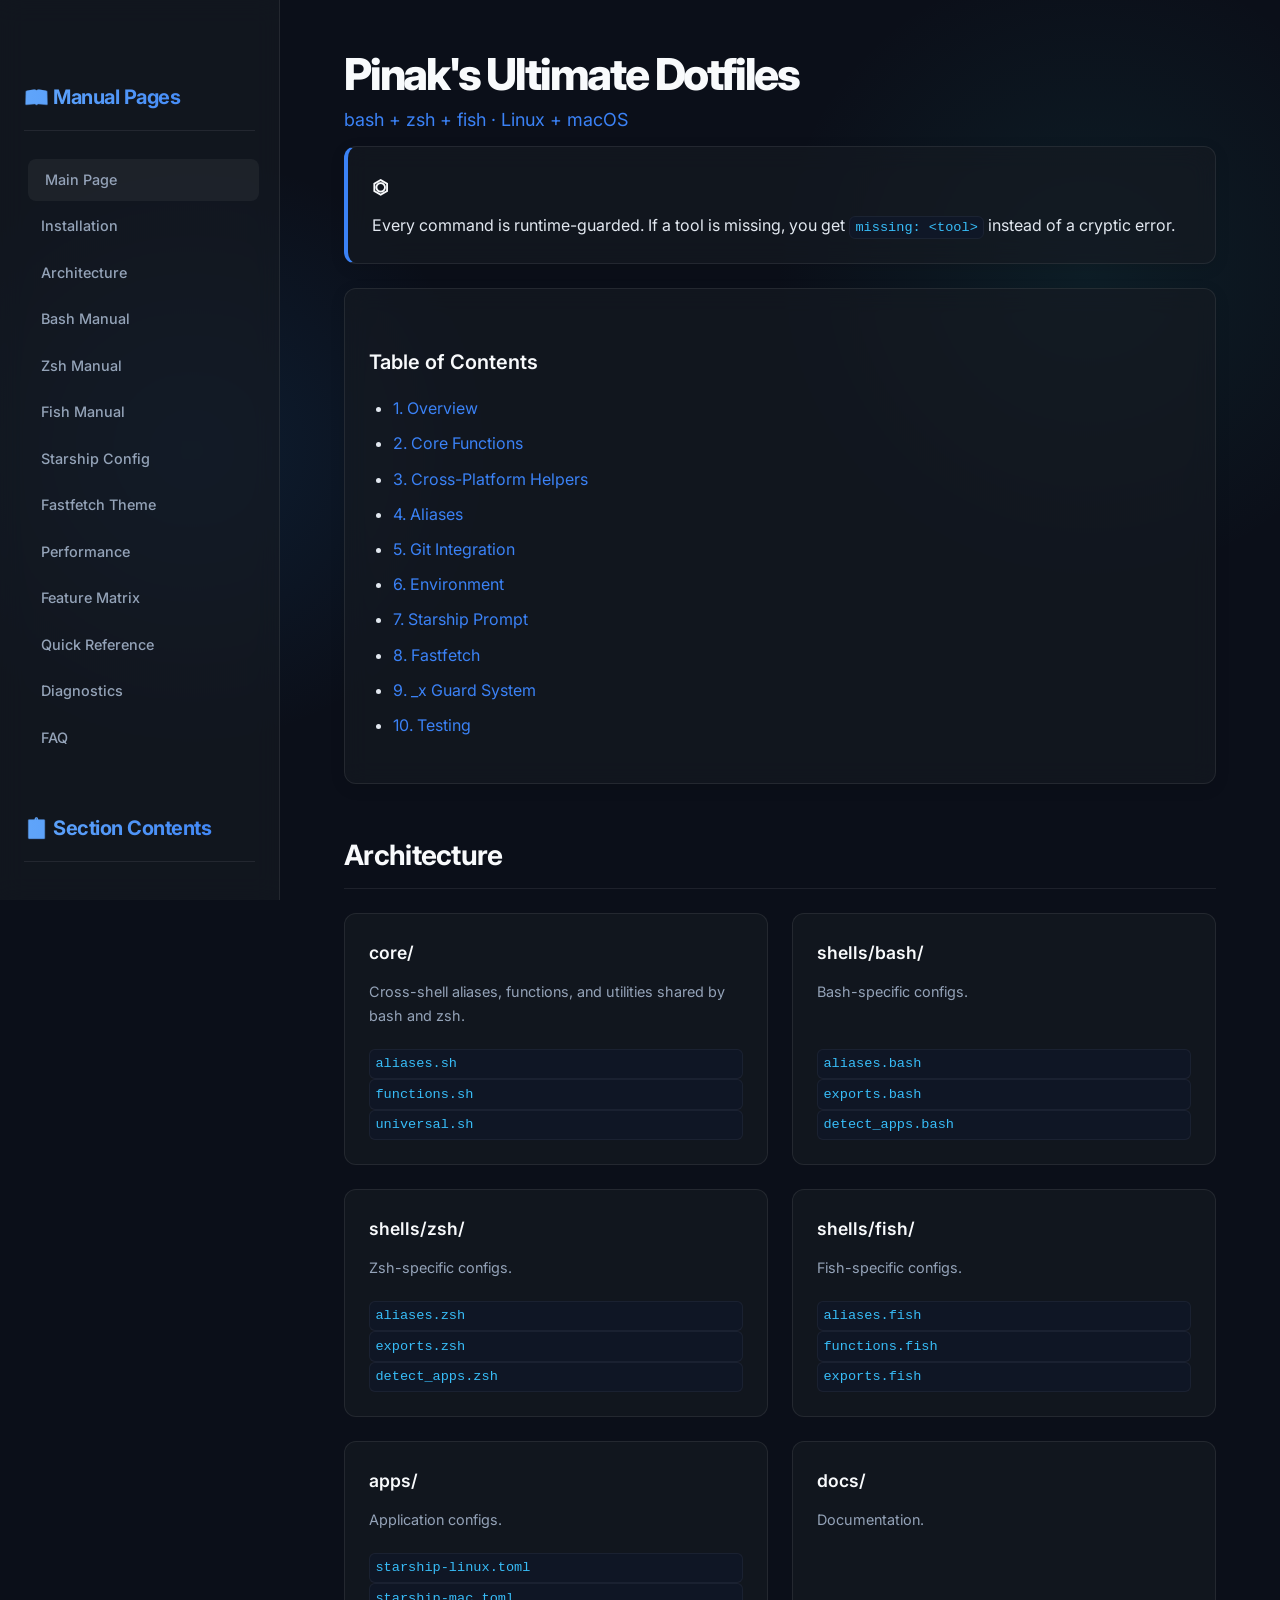
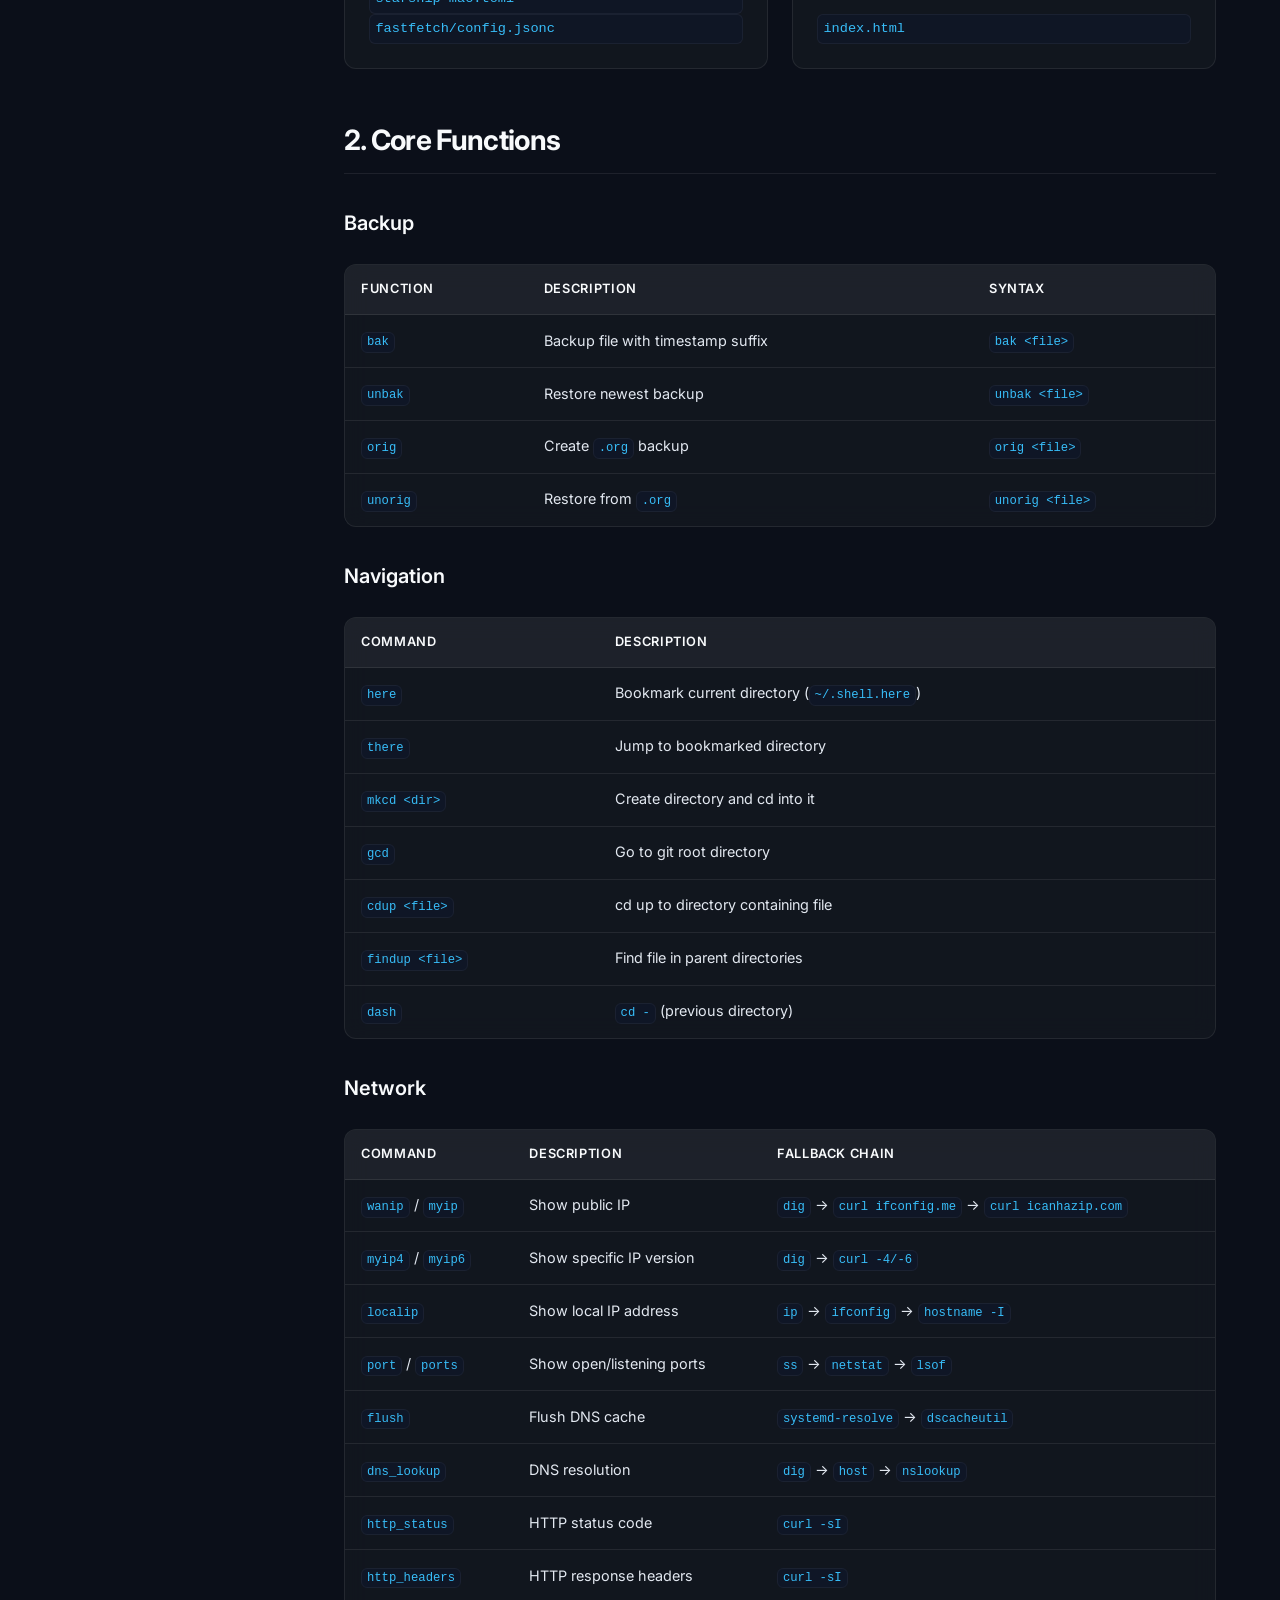
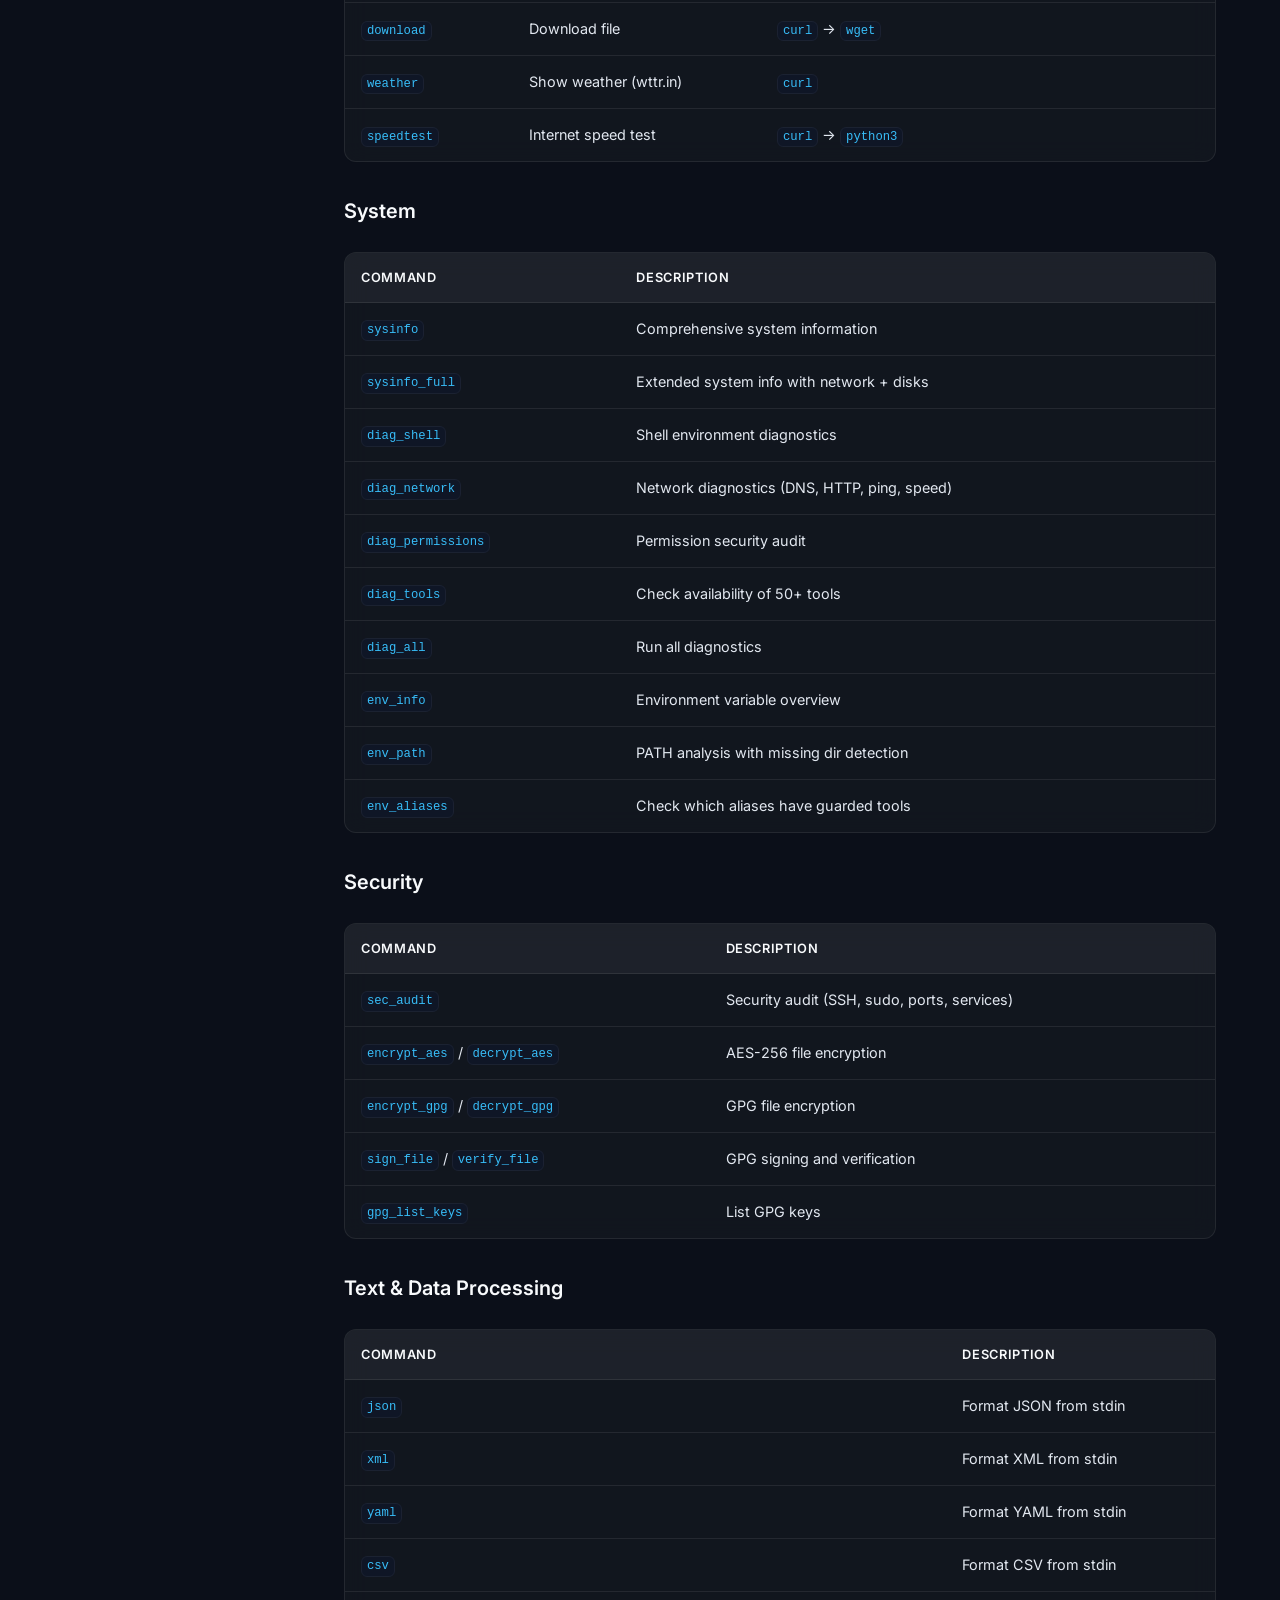
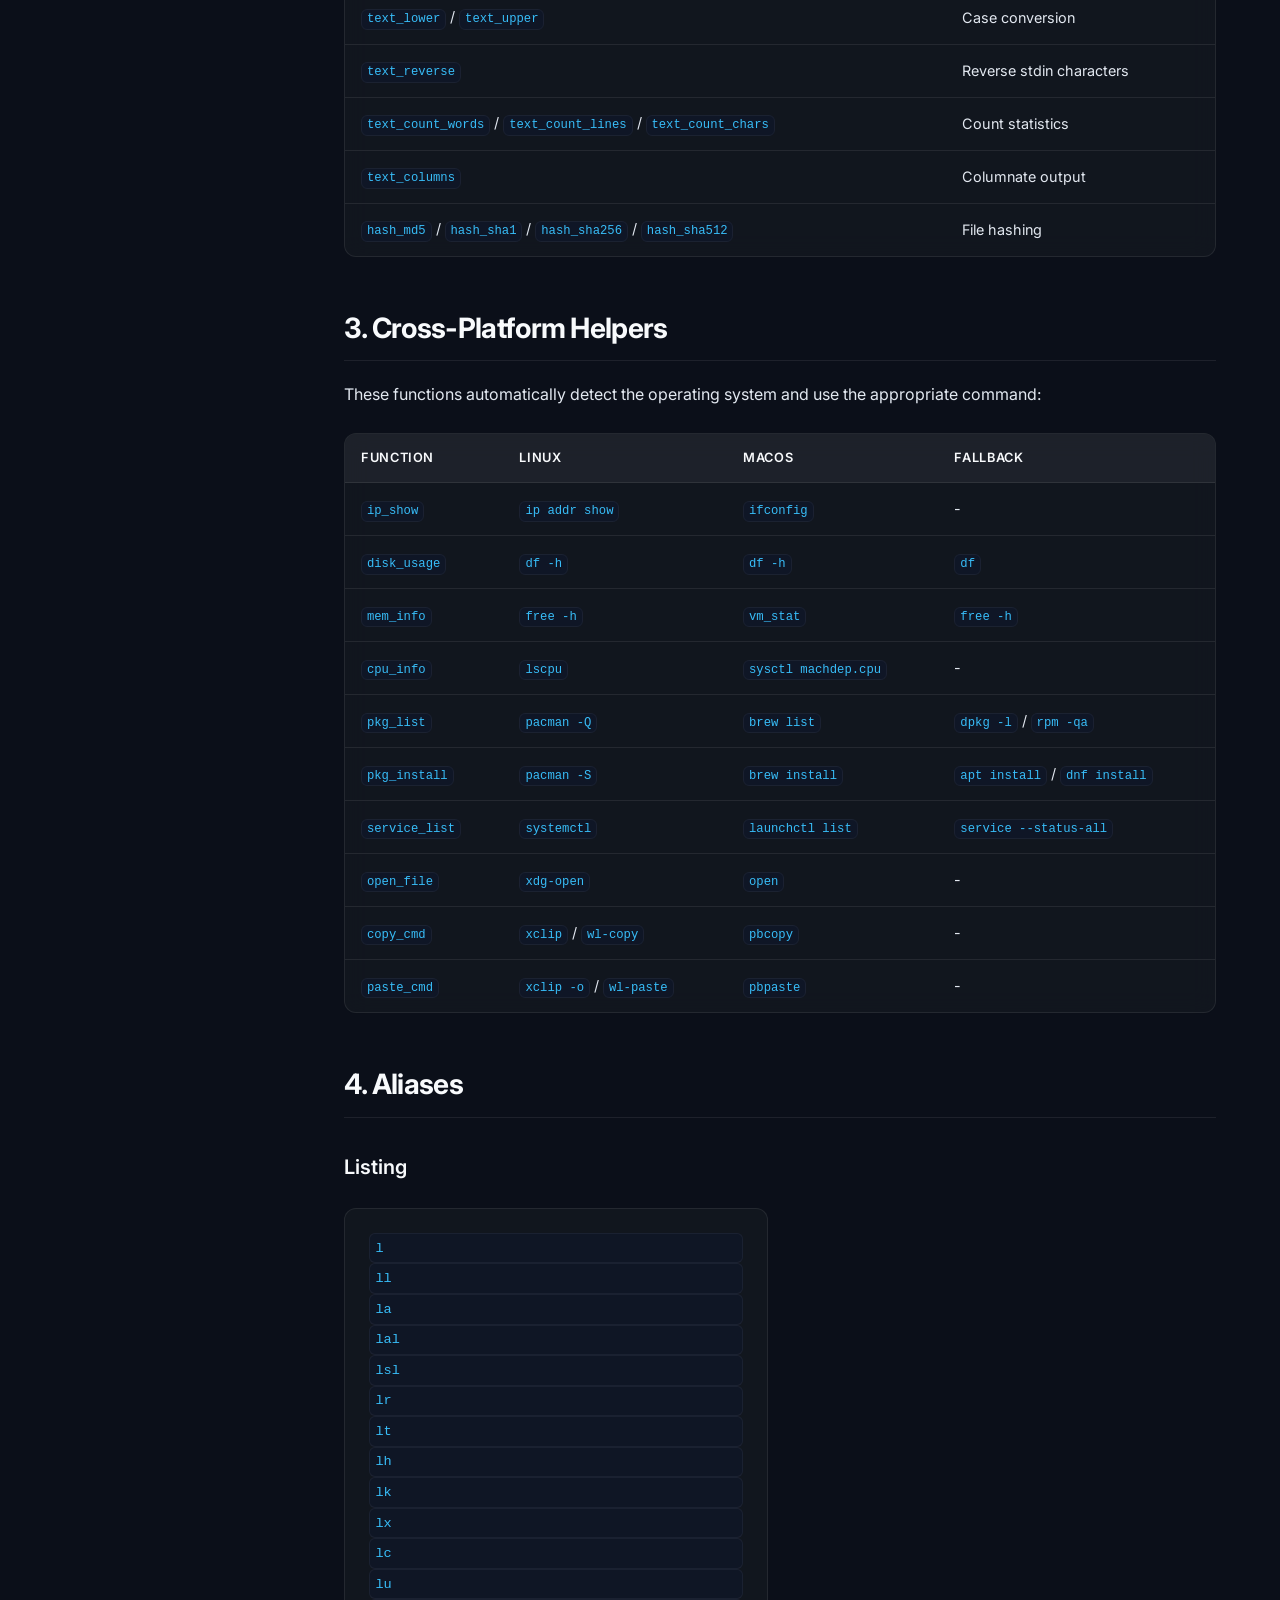
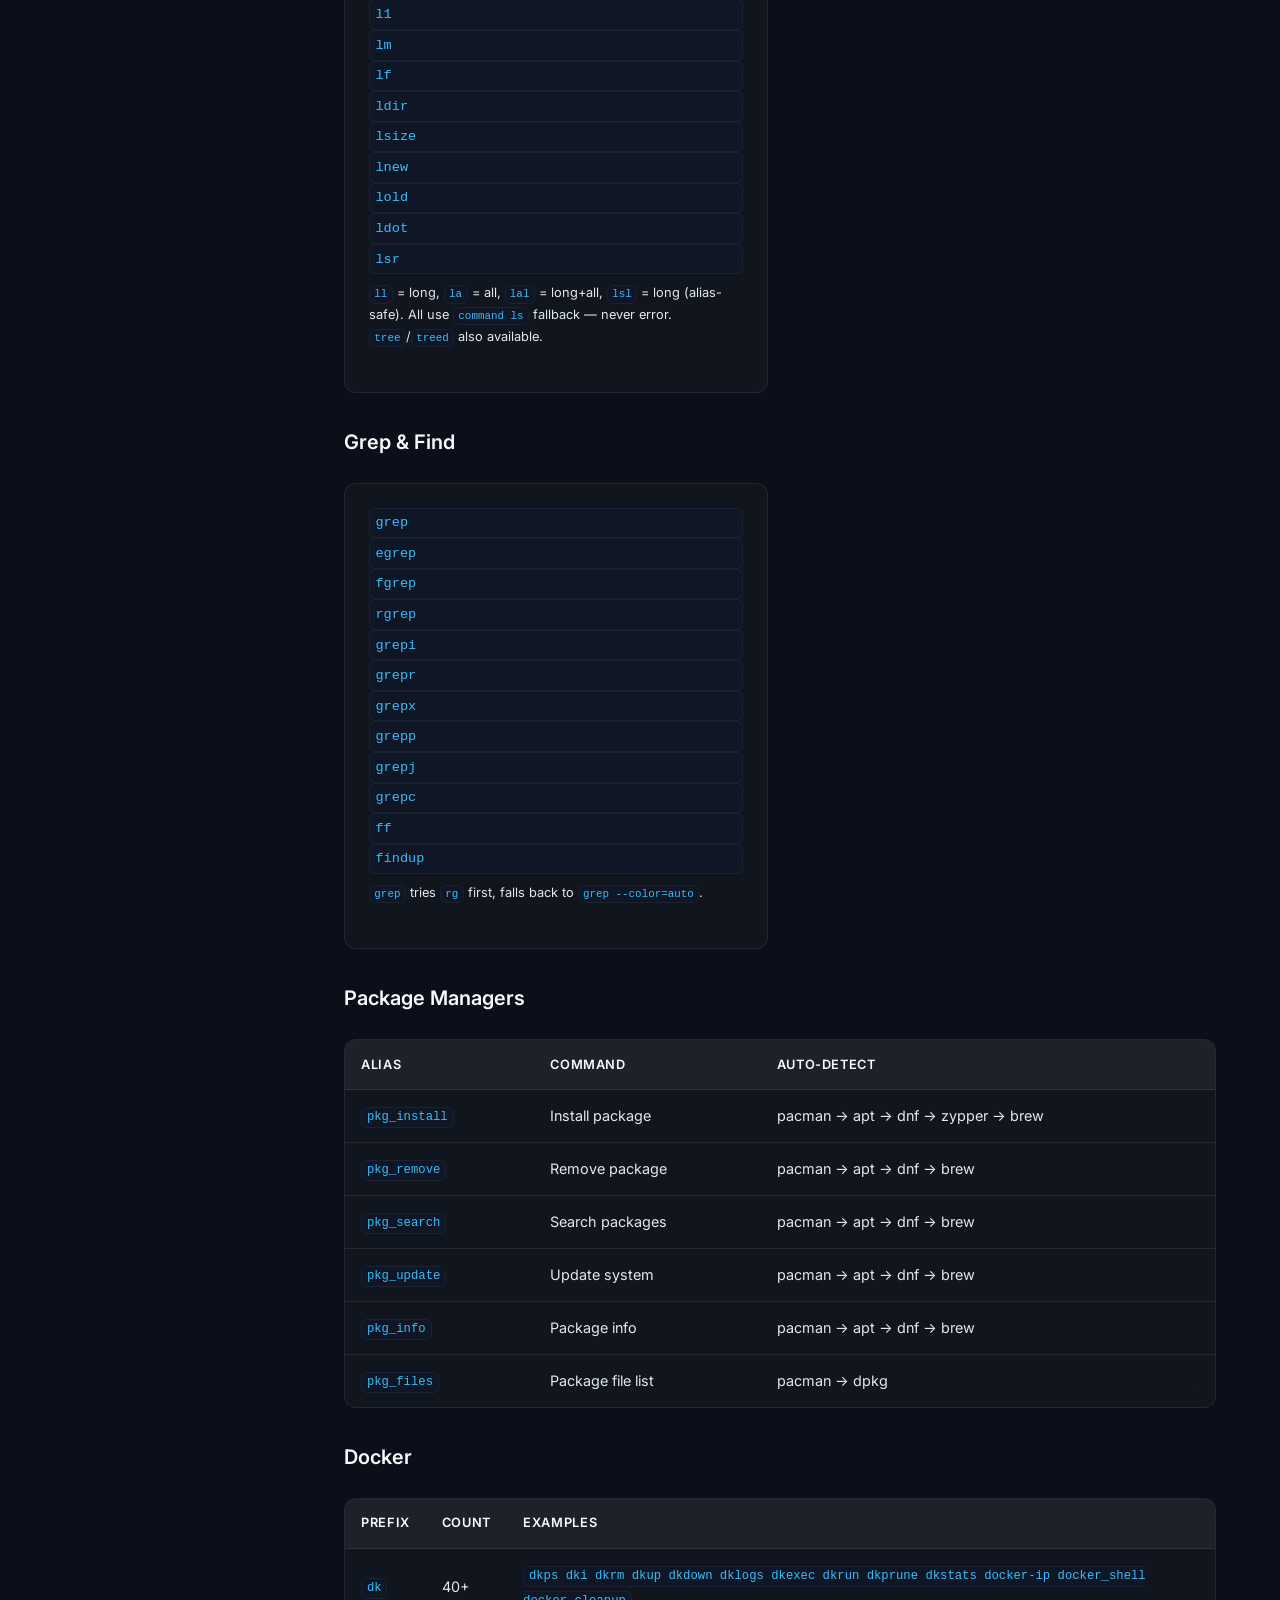
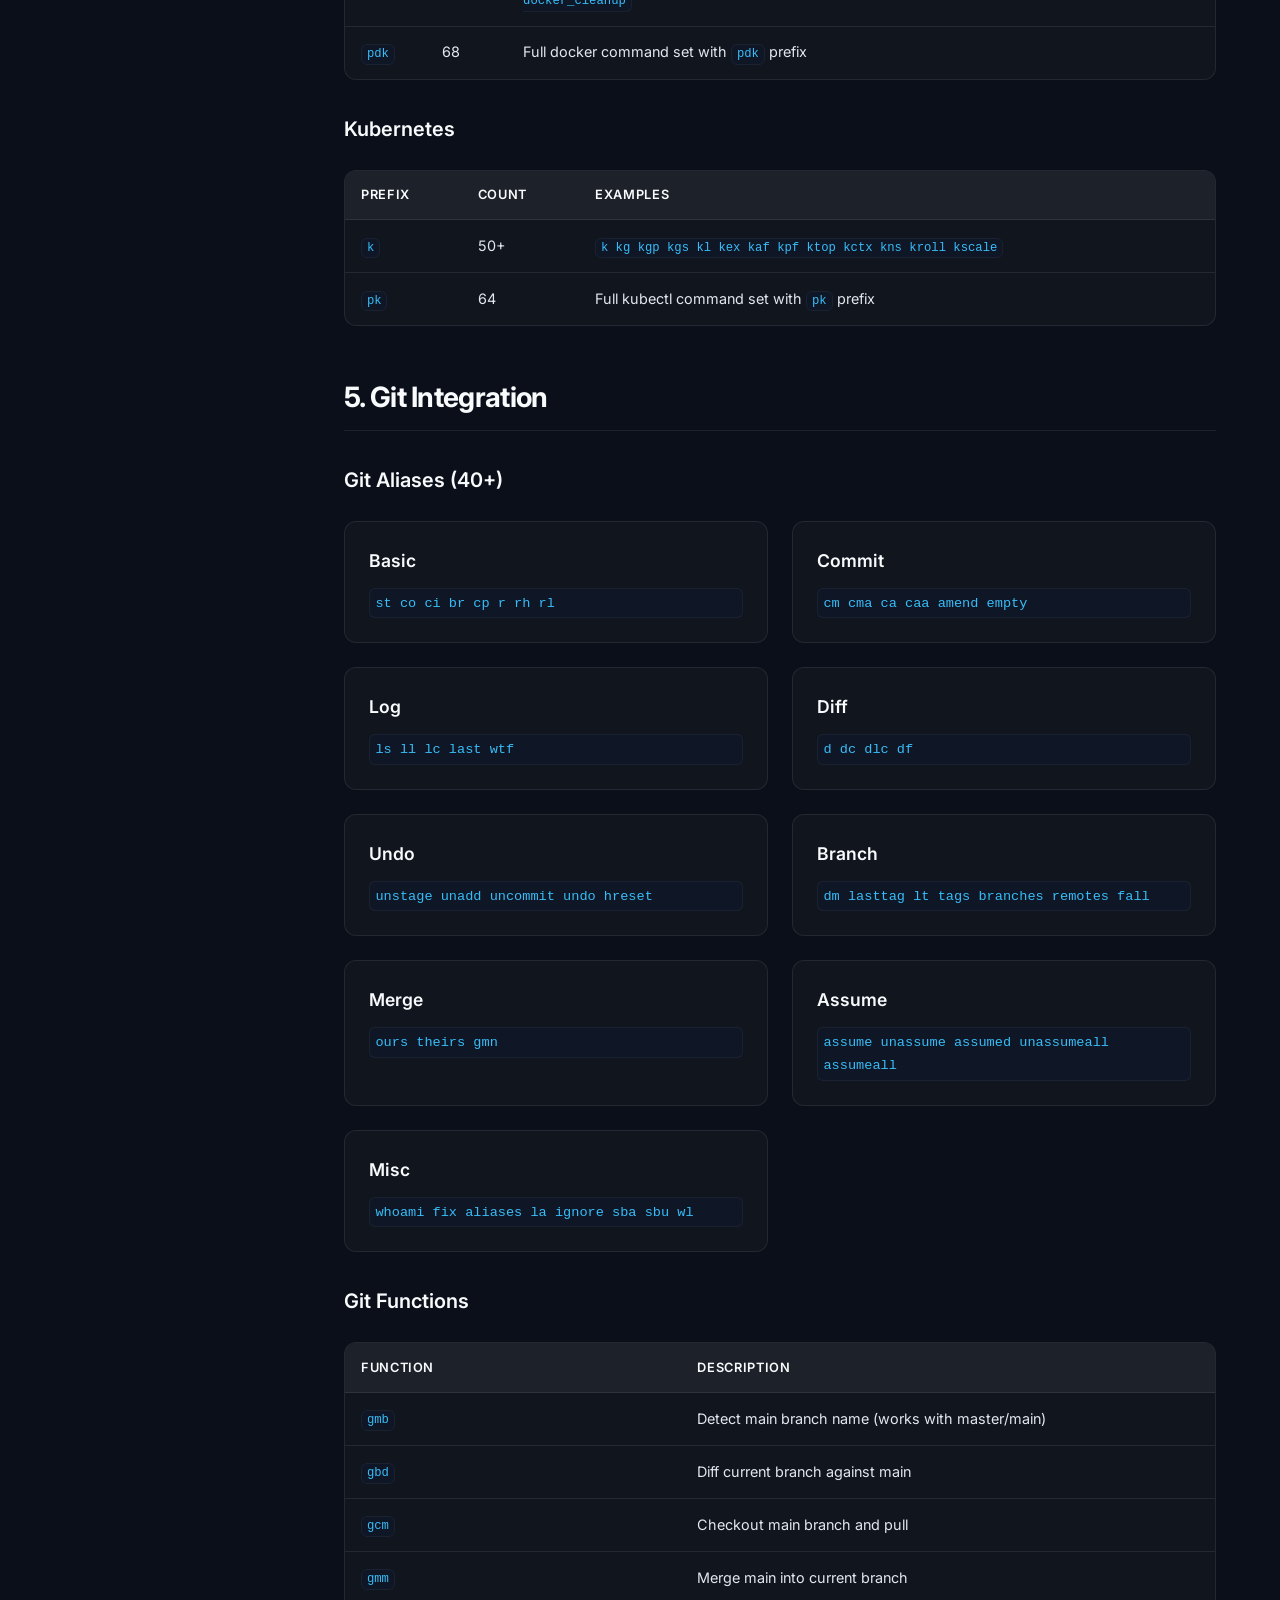
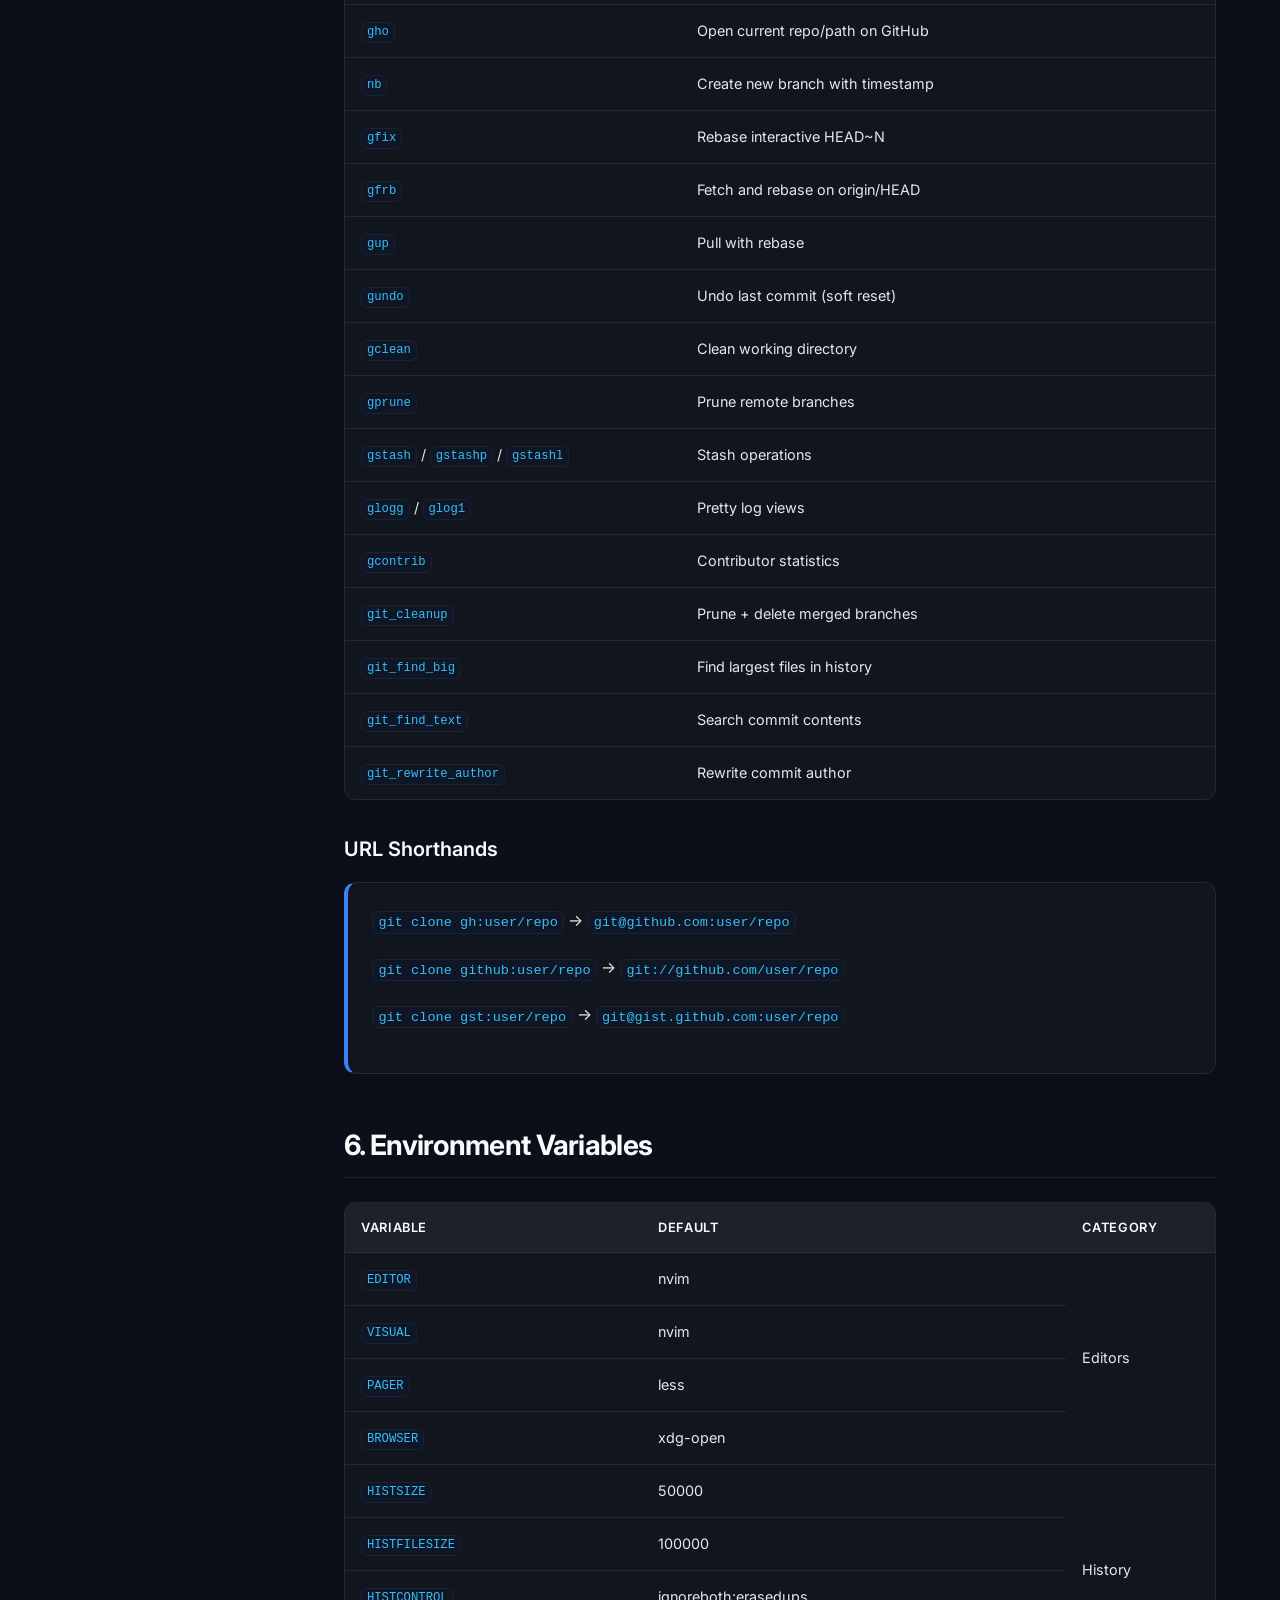
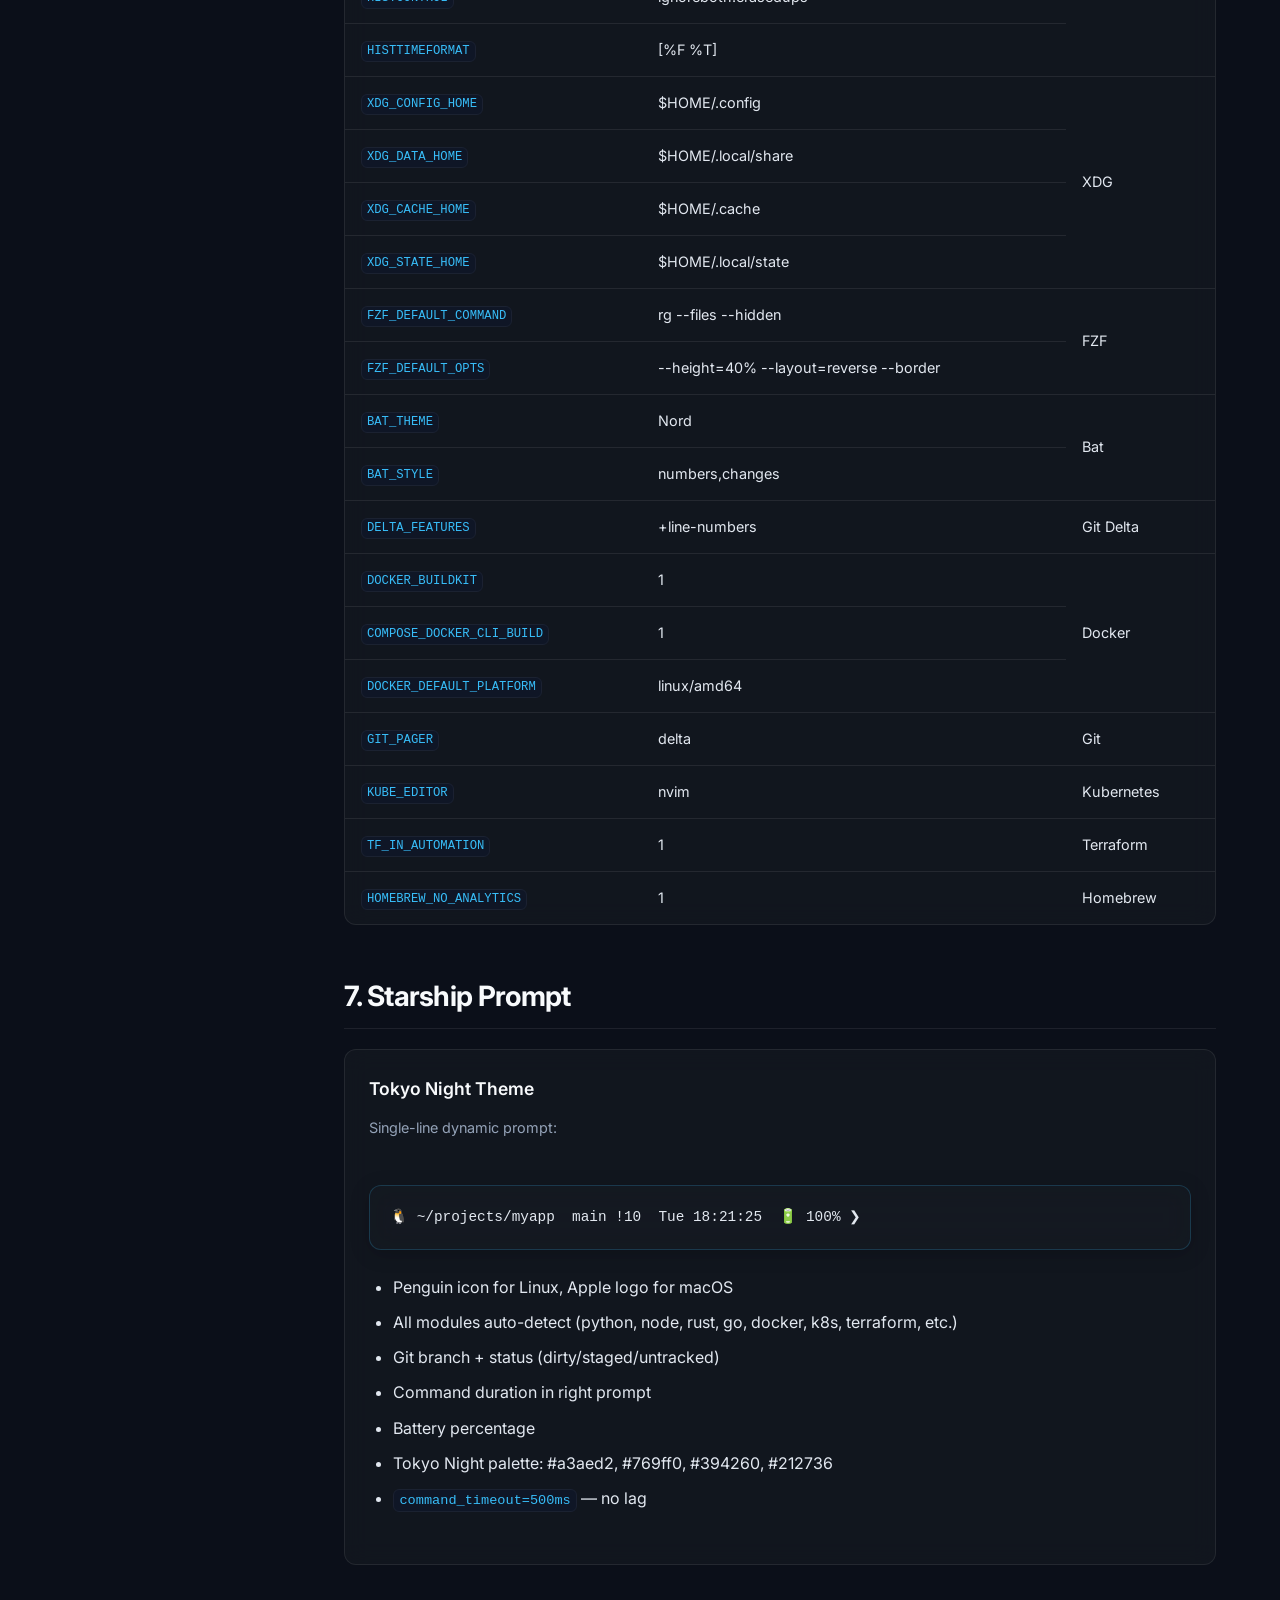
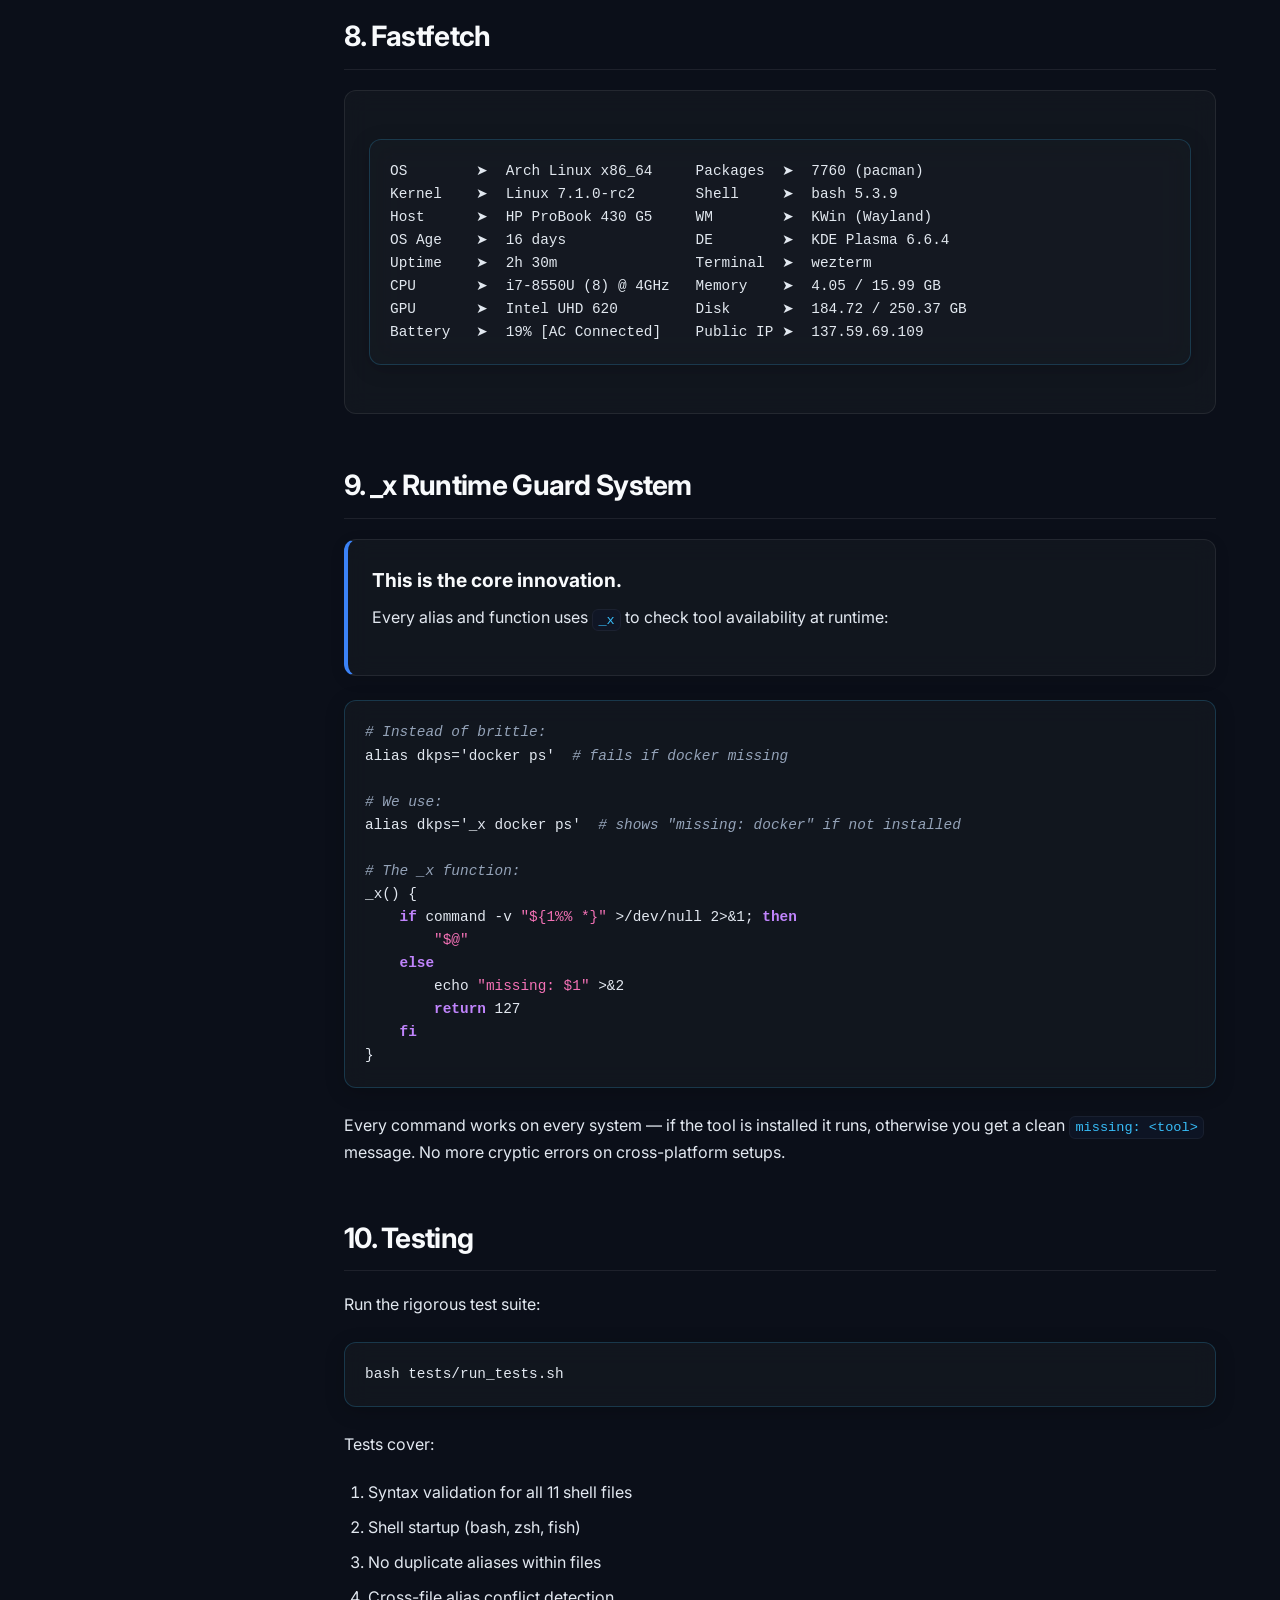
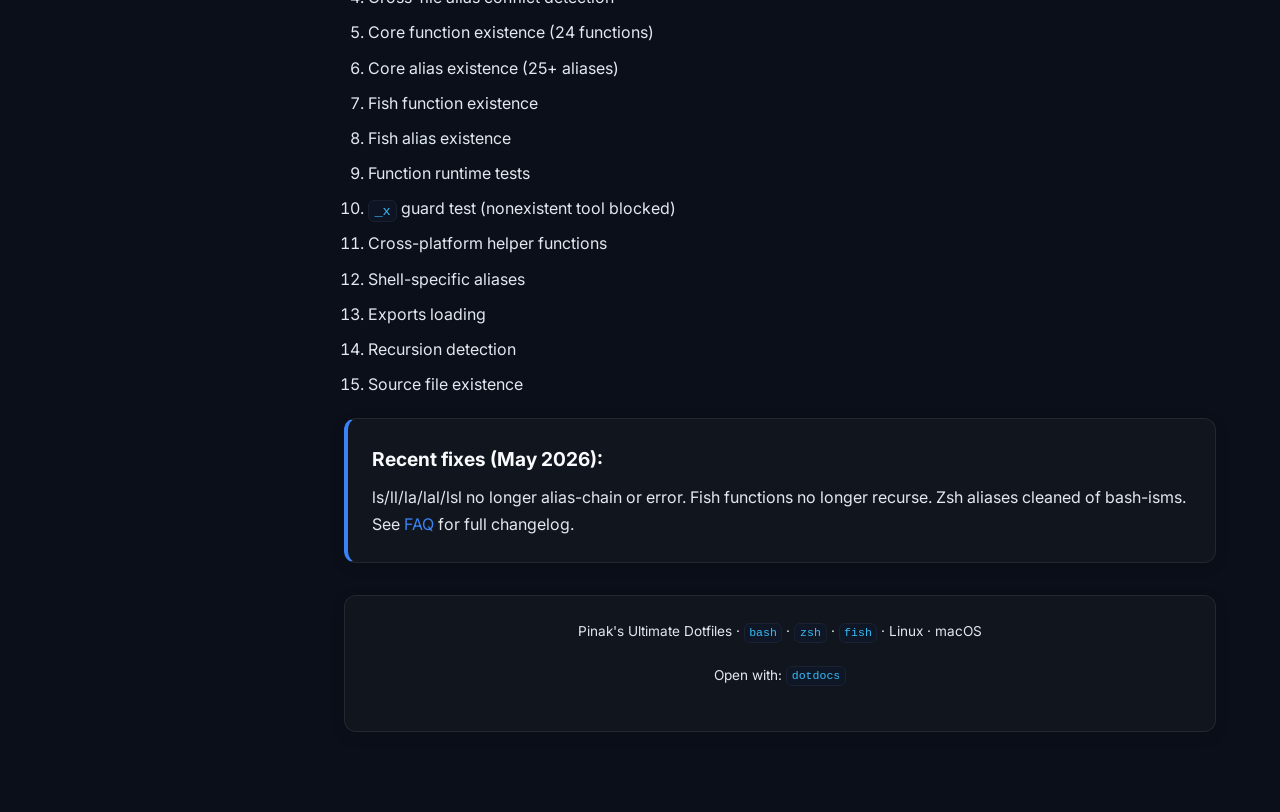
<file: docs/index.html>
<!DOCTYPE html>
<html lang="en">

<head>
  <meta charset="UTF-8">
  <meta name="viewport" content="width=device-width, initial-scale=1.0">
  <title>Pinak's Ultimate Dotfiles - Documentation</title>
  <link rel="stylesheet" href="style.css">
</head>

<body>
  <button class="sidebar-toggle" onclick="toggleSidebar()" aria-label="Toggle sidebar">☰</button>
  <div id="sidebar-overlay" onclick="closeSidebar()"></div>

  <nav id="sidebar">
    <h2>📖 Manual Pages</h2>
    <a href="index.html" class="active">Main Page</a>
    <a href="install.html">Installation</a>
    <a href="architecture.html">Architecture</a>
    <a href="bash.html">Bash Manual</a>
    <a href="zsh.html">Zsh Manual</a>
    <a href="fish.html">Fish Manual</a>
    <a href="starship.html">Starship Config</a>
    <a href="fastfetch.html">Fastfetch Theme</a>
    <a href="performance.html">Performance</a>
    <a href="features.html">Feature Matrix</a>
    <a href="reference.html">Quick Reference</a>
    <a href="diagnostics.html">Diagnostics</a>
    <a href="faq.html">FAQ</a>

    <h2>📋 Section Contents</h2>
    <a href="#overview">Overview</a>
    <a href="#architecture" class="h3">Architecture</a>
    <a href="#quick-start" class="h3">Quick Start</a>
    <a href="#core-functions">Core Functions</a>
    <a href="#backup" class="h3">Backup</a>
    <a href="#navigation" class="h3">Navigation</a>
    <a href="#network" class="h3">Network</a>
    <a href="#system" class="h3">System</a>
    <a href="#security" class="h3">Security</a>
    <a href="#text" class="h3">Text &amp; Data</a>
    <a href="#cross-platform">Cross-Platform</a>
    <a href="#aliases">Aliases</a>
    <a href="#listing" class="h3">Listing</a>
    <a href="#grep-find" class="h3">Grep &amp; Find</a>
    <a href="#packages" class="h3">Packages</a>
    <a href="#docker" class="h3">Docker</a>
    <a href="#kubernetes" class="h3">Kubernetes</a>
    <a href="#git">Git</a>
    <a href="#git-aliases" class="h3">Aliases</a>
    <a href="#git-functions" class="h3">Functions</a>
    <a href="#env">Environment</a>
    <a href="#starship">Starship</a>
    <a href="#fastfetch">Fastfetch</a>
    <a href="#x-guard">_x Guard System</a>
    <a href="#testing">Testing</a>
  </nav>

  <div id="content">

    <h1 id="overview">Pinak's Ultimate Dotfiles <span class="subtitle">bash + zsh + fish · Linux + macOS</span></h1>

    <div class="box note" style="margin-top:1rem">
      <strong>⏣</strong> Every command is runtime-guarded. If a tool is missing, you get
      <code>missing: &lt;tool&gt;</code> instead of a cryptic error.
    </div>

    <div class="toc-wrapper">
      <h3>Table of Contents</h3>
      <ul>
        <li><a href="#overview">1. Overview</a></li>
        <li><a href="#core-functions">2. Core Functions</a></li>
        <li><a href="#cross-platform">3. Cross-Platform Helpers</a></li>
        <li><a href="#aliases">4. Aliases</a></li>
        <li><a href="#git">5. Git Integration</a></li>
        <li><a href="#env">6. Environment</a></li>
        <li><a href="#starship">7. Starship Prompt</a></li>
        <li><a href="#fastfetch">8. Fastfetch</a></li>
        <li><a href="#x-guard">9. _x Guard System</a></li>
        <li><a href="#testing">10. Testing</a></li>
      </ul>
    </div>

    <h2 id="architecture">Architecture</h2>
    <div class="grid">
      <div class="card">
        <h4>core/</h4>
        <p>Cross-shell aliases, functions, and utilities shared by bash and zsh.</p>
        <code>aliases.sh</code> <code>functions.sh</code> <code>universal.sh</code>
      </div>
      <div class="card">
        <h4>shells/bash/</h4>
        <p>Bash-specific configs.</p>
        <code>aliases.bash</code> <code>exports.bash</code> <code>detect_apps.bash</code>
      </div>
      <div class="card">
        <h4>shells/zsh/</h4>
        <p>Zsh-specific configs.</p>
        <code>aliases.zsh</code> <code>exports.zsh</code> <code>detect_apps.zsh</code>
      </div>
      <div class="card">
        <h4>shells/fish/</h4>
        <p>Fish-specific configs.</p>
        <code>aliases.fish</code> <code>functions.fish</code> <code>exports.fish</code>
      </div>
      <div class="card">
        <h4>apps/</h4>
        <p>Application configs.</p>
        <code>starship-linux.toml</code> <code>starship-mac.toml</code> <code>fastfetch/config.jsonc</code>
      </div>
      <div class="card">
        <h4>docs/</h4>
        <p>Documentation.</p>
        <code>index.html</code>
      </div>
    </div>

    <h2 id="core-functions">2. Core Functions</h2>

    <h3 id="backup">Backup</h3>
    <table>
      <tr>
        <th>Function</th>
        <th>Description</th>
        <th>Syntax</th>
      </tr>
      <tr>
        <td><code>bak</code></td>
        <td>Backup file with timestamp suffix</td>
        <td><code>bak &lt;file&gt;</code></td>
      </tr>
      <tr>
        <td><code>unbak</code></td>
        <td>Restore newest backup</td>
        <td><code>unbak &lt;file&gt;</code></td>
      </tr>
      <tr>
        <td><code>orig</code></td>
        <td>Create <code>.org</code> backup</td>
        <td><code>orig &lt;file&gt;</code></td>
      </tr>
      <tr>
        <td><code>unorig</code></td>
        <td>Restore from <code>.org</code></td>
        <td><code>unorig &lt;file&gt;</code></td>
      </tr>
    </table>

    <h3 id="navigation">Navigation</h3>
    <table>
      <tr>
        <th>Command</th>
        <th>Description</th>
      </tr>
      <tr>
        <td><code>here</code></td>
        <td>Bookmark current directory (<code>~/.shell.here</code>)</td>
      </tr>
      <tr>
        <td><code>there</code></td>
        <td>Jump to bookmarked directory</td>
      </tr>
      <tr>
        <td><code>mkcd &lt;dir&gt;</code></td>
        <td>Create directory and cd into it</td>
      </tr>
      <tr>
        <td><code>gcd</code></td>
        <td>Go to git root directory</td>
      </tr>
      <tr>
        <td><code>cdup &lt;file&gt;</code></td>
        <td>cd up to directory containing file</td>
      </tr>
      <tr>
        <td><code>findup &lt;file&gt;</code></td>
        <td>Find file in parent directories</td>
      </tr>
      <tr>
        <td><code>dash</code></td>
        <td><code>cd -</code> (previous directory)</td>
      </tr>
    </table>

    <h3 id="network">Network</h3>
    <table>
      <tr>
        <th>Command</th>
        <th>Description</th>
        <th>Fallback Chain</th>
      </tr>
      <tr>
        <td><code>wanip</code> / <code>myip</code></td>
        <td>Show public IP</td>
        <td><code>dig</code> → <code>curl ifconfig.me</code> → <code>curl icanhazip.com</code></td>
      </tr>
      <tr>
        <td><code>myip4</code> / <code>myip6</code></td>
        <td>Show specific IP version</td>
        <td><code>dig</code> → <code>curl -4/-6</code></td>
      </tr>
      <tr>
        <td><code>localip</code></td>
        <td>Show local IP address</td>
        <td><code>ip</code> → <code>ifconfig</code> → <code>hostname -I</code></td>
      </tr>
      <tr>
        <td><code>port</code> / <code>ports</code></td>
        <td>Show open/listening ports</td>
        <td><code>ss</code> → <code>netstat</code> → <code>lsof</code></td>
      </tr>
      <tr>
        <td><code>flush</code></td>
        <td>Flush DNS cache</td>
        <td><code>systemd-resolve</code> → <code>dscacheutil</code></td>
      </tr>
      <tr>
        <td><code>dns_lookup</code></td>
        <td>DNS resolution</td>
        <td><code>dig</code> → <code>host</code> → <code>nslookup</code></td>
      </tr>
      <tr>
        <td><code>http_status</code></td>
        <td>HTTP status code</td>
        <td><code>curl -sI</code></td>
      </tr>
      <tr>
        <td><code>http_headers</code></td>
        <td>HTTP response headers</td>
        <td><code>curl -sI</code></td>
      </tr>
      <tr>
        <td><code>download</code></td>
        <td>Download file</td>
        <td><code>curl</code> → <code>wget</code></td>
      </tr>
      <tr>
        <td><code>weather</code></td>
        <td>Show weather (wttr.in)</td>
        <td><code>curl</code></td>
      </tr>
      <tr>
        <td><code>speedtest</code></td>
        <td>Internet speed test</td>
        <td><code>curl</code> → <code>python3</code></td>
      </tr>
    </table>

    <h3 id="system">System</h3>
    <table>
      <tr>
        <th>Command</th>
        <th>Description</th>
      </tr>
      <tr>
        <td><code>sysinfo</code></td>
        <td>Comprehensive system information</td>
      </tr>
      <tr>
        <td><code>sysinfo_full</code></td>
        <td>Extended system info with network + disks</td>
      </tr>
      <tr>
        <td><code>diag_shell</code></td>
        <td>Shell environment diagnostics</td>
      </tr>
      <tr>
        <td><code>diag_network</code></td>
        <td>Network diagnostics (DNS, HTTP, ping, speed)</td>
      </tr>
      <tr>
        <td><code>diag_permissions</code></td>
        <td>Permission security audit</td>
      </tr>
      <tr>
        <td><code>diag_tools</code></td>
        <td>Check availability of 50+ tools</td>
      </tr>
      <tr>
        <td><code>diag_all</code></td>
        <td>Run all diagnostics</td>
      </tr>
      <tr>
        <td><code>env_info</code></td>
        <td>Environment variable overview</td>
      </tr>
      <tr>
        <td><code>env_path</code></td>
        <td>PATH analysis with missing dir detection</td>
      </tr>
      <tr>
        <td><code>env_aliases</code></td>
        <td>Check which aliases have guarded tools</td>
      </tr>
    </table>

    <h3 id="security">Security</h3>
    <table>
      <tr>
        <th>Command</th>
        <th>Description</th>
      </tr>
      <tr>
        <td><code>sec_audit</code></td>
        <td>Security audit (SSH, sudo, ports, services)</td>
      </tr>
      <tr>
        <td><code>encrypt_aes</code> / <code>decrypt_aes</code></td>
        <td>AES-256 file encryption</td>
      </tr>
      <tr>
        <td><code>encrypt_gpg</code> / <code>decrypt_gpg</code></td>
        <td>GPG file encryption</td>
      </tr>
      <tr>
        <td><code>sign_file</code> / <code>verify_file</code></td>
        <td>GPG signing and verification</td>
      </tr>
      <tr>
        <td><code>gpg_list_keys</code></td>
        <td>List GPG keys</td>
      </tr>
    </table>

    <h3 id="text">Text &amp; Data Processing</h3>
    <table>
      <tr>
        <th>Command</th>
        <th>Description</th>
      </tr>
      <tr>
        <td><code>json</code></td>
        <td>Format JSON from stdin</td>
      </tr>
      <tr>
        <td><code>xml</code></td>
        <td>Format XML from stdin</td>
      </tr>
      <tr>
        <td><code>yaml</code></td>
        <td>Format YAML from stdin</td>
      </tr>
      <tr>
        <td><code>csv</code></td>
        <td>Format CSV from stdin</td>
      </tr>
      <tr>
        <td><code>text_lower</code> / <code>text_upper</code></td>
        <td>Case conversion</td>
      </tr>
      <tr>
        <td><code>text_reverse</code></td>
        <td>Reverse stdin characters</td>
      </tr>
      <tr>
        <td><code>text_count_words</code> / <code>text_count_lines</code> / <code>text_count_chars</code></td>
        <td>Count statistics</td>
      </tr>
      <tr>
        <td><code>text_columns</code></td>
        <td>Columnate output</td>
      </tr>
      <tr>
        <td><code>hash_md5</code> / <code>hash_sha1</code> / <code>hash_sha256</code> / <code>hash_sha512</code></td>
        <td>File hashing</td>
      </tr>
    </table>

    <h2 id="cross-platform">3. Cross-Platform Helpers</h2>
    <p>These functions automatically detect the operating system and use the appropriate command:</p>
    <table>
      <tr>
        <th>Function</th>
        <th>Linux</th>
        <th>macOS</th>
        <th>Fallback</th>
      </tr>
      <tr>
        <td><code>ip_show</code></td>
        <td><code>ip addr show</code></td>
        <td><code>ifconfig</code></td>
        <td>-</td>
      </tr>
      <tr>
        <td><code>disk_usage</code></td>
        <td><code>df -h</code></td>
        <td><code>df -h</code></td>
        <td><code>df</code></td>
      </tr>
      <tr>
        <td><code>mem_info</code></td>
        <td><code>free -h</code></td>
        <td><code>vm_stat</code></td>
        <td><code>free -h</code></td>
      </tr>
      <tr>
        <td><code>cpu_info</code></td>
        <td><code>lscpu</code></td>
        <td><code>sysctl machdep.cpu</code></td>
        <td>-</td>
      </tr>
      <tr>
        <td><code>pkg_list</code></td>
        <td><code>pacman -Q</code></td>
        <td><code>brew list</code></td>
        <td><code>dpkg -l</code> / <code>rpm -qa</code></td>
      </tr>
      <tr>
        <td><code>pkg_install</code></td>
        <td><code>pacman -S</code></td>
        <td><code>brew install</code></td>
        <td><code>apt install</code> / <code>dnf install</code></td>
      </tr>
      <tr>
        <td><code>service_list</code></td>
        <td><code>systemctl</code></td>
        <td><code>launchctl list</code></td>
        <td><code>service --status-all</code></td>
      </tr>
      <tr>
        <td><code>open_file</code></td>
        <td><code>xdg-open</code></td>
        <td><code>open</code></td>
        <td>-</td>
      </tr>
      <tr>
        <td><code>copy_cmd</code></td>
        <td><code>xclip</code> / <code>wl-copy</code></td>
        <td><code>pbcopy</code></td>
        <td>-</td>
      </tr>
      <tr>
        <td><code>paste_cmd</code></td>
        <td><code>xclip -o</code> / <code>wl-paste</code></td>
        <td><code>pbpaste</code></td>
        <td>-</td>
      </tr>
    </table>

    <h2 id="aliases">4. Aliases</h2>

    <h3 id="listing">Listing</h3>
    <div class="grid">
      <div class="card">
        <code>l</code> <code>ll</code> <code>la</code> <code>lal</code> <code>lsl</code> <code>lr</code> <code>lt</code>
        <code>lh</code>
        <code>lk</code> <code>lx</code> <code>lc</code> <code>lu</code> <code>l1</code>
        <code>lm</code> <code>lf</code> <code>ldir</code> <code>lsize</code>
        <code>lnew</code> <code>lold</code> <code>ldot</code> <code>lsr</code>
        <p style="margin-top:0.5rem;font-size:0.8rem;color:var(--fg3)"><code>ll</code> = long, <code>la</code> = all,
          <code>lal</code> = long+all, <code>lsl</code> = long (alias-safe). All use <code>command ls</code> fallback —
          never error. <code>tree</code>/<code>treed</code> also available.</p>
      </div>
    </div>

    <h3 id="grep-find">Grep &amp; Find</h3>
    <div class="grid">
      <div class="card">
        <code>grep</code> <code>egrep</code> <code>fgrep</code> <code>rgrep</code>
        <code>grepi</code> <code>grepr</code> <code>grepx</code> <code>grepp</code>
        <code>grepj</code> <code>grepc</code> <code>ff</code> <code>findup</code>
        <p style="margin-top:0.5rem;font-size:0.8rem;color:var(--fg3)"><code>grep</code> tries <code>rg</code> first,
          falls back to <code>grep --color=auto</code>.</p>
      </div>
    </div>

    <h3 id="packages">Package Managers</h3>
    <table>
      <tr>
        <th>Alias</th>
        <th>Command</th>
        <th>Auto-Detect</th>
      </tr>
      <tr>
        <td><code>pkg_install</code></td>
        <td>Install package</td>
        <td>pacman → apt → dnf → zypper → brew</td>
      </tr>
      <tr>
        <td><code>pkg_remove</code></td>
        <td>Remove package</td>
        <td>pacman → apt → dnf → brew</td>
      </tr>
      <tr>
        <td><code>pkg_search</code></td>
        <td>Search packages</td>
        <td>pacman → apt → dnf → brew</td>
      </tr>
      <tr>
        <td><code>pkg_update</code></td>
        <td>Update system</td>
        <td>pacman → apt → dnf → brew</td>
      </tr>
      <tr>
        <td><code>pkg_info</code></td>
        <td>Package info</td>
        <td>pacman → apt → dnf → brew</td>
      </tr>
      <tr>
        <td><code>pkg_files</code></td>
        <td>Package file list</td>
        <td>pacman → dpkg</td>
      </tr>
    </table>

    <h3 id="docker">Docker</h3>
    <table>
      <tr>
        <th>Prefix</th>
        <th>Count</th>
        <th>Examples</th>
      </tr>
      <tr>
        <td><code>dk</code></td>
        <td>40+</td>
        <td>
          <code>dkps dki dkrm dkup dkdown dklogs dkexec dkrun dkprune dkstats docker-ip docker_shell docker_cleanup</code>
        </td>
      </tr>
      <tr>
        <td><code>pdk</code></td>
        <td>68</td>
        <td>Full docker command set with <code>pdk</code> prefix</td>
      </tr>
    </table>

    <h3 id="kubernetes">Kubernetes</h3>
    <table>
      <tr>
        <th>Prefix</th>
        <th>Count</th>
        <th>Examples</th>
      </tr>
      <tr>
        <td><code>k</code></td>
        <td>50+</td>
        <td><code>k kg kgp kgs kl kex kaf kpf ktop kctx kns kroll kscale</code></td>
      </tr>
      <tr>
        <td><code>pk</code></td>
        <td>64</td>
        <td>Full kubectl command set with <code>pk</code> prefix</td>
      </tr>
    </table>

    <h2 id="git">5. Git Integration</h2>

    <h3 id="git-aliases">Git Aliases (40+)</h3>
    <div class="grid">
      <div class="card">
        <h4>Basic</h4>
        <code>st co ci br cp r rh rl</code>
      </div>
      <div class="card">
        <h4>Commit</h4>
        <code>cm cma ca caa amend empty</code>
      </div>
      <div class="card">
        <h4>Log</h4>
        <code>ls ll lc last wtf</code>
      </div>
      <div class="card">
        <h4>Diff</h4>
        <code>d dc dlc df</code>
      </div>
      <div class="card">
        <h4>Undo</h4>
        <code>unstage unadd uncommit undo hreset</code>
      </div>
      <div class="card">
        <h4>Branch</h4>
        <code>dm lasttag lt tags branches remotes fall</code>
      </div>
      <div class="card">
        <h4>Merge</h4>
        <code>ours theirs gmn</code>
      </div>
      <div class="card">
        <h4>Assume</h4>
        <code>assume unassume assumed unassumeall assumeall</code>
      </div>
      <div class="card">
        <h4>Misc</h4>
        <code>whoami fix aliases la ignore sba sbu wl</code>
      </div>
    </div>

    <h3 id="git-functions">Git Functions</h3>
    <table>
      <tr>
        <th>Function</th>
        <th>Description</th>
      </tr>
      <tr>
        <td><code>gmb</code></td>
        <td>Detect main branch name (works with master/main)</td>
      </tr>
      <tr>
        <td><code>gbd</code></td>
        <td>Diff current branch against main</td>
      </tr>
      <tr>
        <td><code>gcm</code></td>
        <td>Checkout main branch and pull</td>
      </tr>
      <tr>
        <td><code>gmm</code></td>
        <td>Merge main into current branch</td>
      </tr>
      <tr>
        <td><code>gho</code></td>
        <td>Open current repo/path on GitHub</td>
      </tr>
      <tr>
        <td><code>nb</code></td>
        <td>Create new branch with timestamp</td>
      </tr>
      <tr>
        <td><code>gfix</code></td>
        <td>Rebase interactive HEAD~N</td>
      </tr>
      <tr>
        <td><code>gfrb</code></td>
        <td>Fetch and rebase on origin/HEAD</td>
      </tr>
      <tr>
        <td><code>gup</code></td>
        <td>Pull with rebase</td>
      </tr>
      <tr>
        <td><code>gundo</code></td>
        <td>Undo last commit (soft reset)</td>
      </tr>
      <tr>
        <td><code>gclean</code></td>
        <td>Clean working directory</td>
      </tr>
      <tr>
        <td><code>gprune</code></td>
        <td>Prune remote branches</td>
      </tr>
      <tr>
        <td><code>gstash</code> / <code>gstashp</code> / <code>gstashl</code></td>
        <td>Stash operations</td>
      </tr>
      <tr>
        <td><code>glogg</code> / <code>glog1</code></td>
        <td>Pretty log views</td>
      </tr>
      <tr>
        <td><code>gcontrib</code></td>
        <td>Contributor statistics</td>
      </tr>
      <tr>
        <td><code>git_cleanup</code></td>
        <td>Prune + delete merged branches</td>
      </tr>
      <tr>
        <td><code>git_find_big</code></td>
        <td>Find largest files in history</td>
      </tr>
      <tr>
        <td><code>git_find_text</code></td>
        <td>Search commit contents</td>
      </tr>
      <tr>
        <td><code>git_rewrite_author</code></td>
        <td>Rewrite commit author</td>
      </tr>
    </table>

    <h3>URL Shorthands</h3>
    <div class="box note">
      <p><code>git clone gh:user/repo</code> → <code>git@github.com:user/repo</code></p>
      <p><code>git clone github:user/repo</code> → <code>git://github.com/user/repo</code></p>
      <p><code>git clone gst:user/repo</code> → <code>git@gist.github.com:user/repo</code></p>
    </div>

    <h2 id="env">6. Environment Variables</h2>
    <table>
      <tr>
        <th>Variable</th>
        <th>Default</th>
        <th>Category</th>
      </tr>
      <tr>
        <td><code>EDITOR</code></td>
        <td>nvim</td>
        <td rowspan="4">Editors</td>
      </tr>
      <tr>
        <td><code>VISUAL</code></td>
        <td>nvim</td>
      </tr>
      <tr>
        <td><code>PAGER</code></td>
        <td>less</td>
      </tr>
      <tr>
        <td><code>BROWSER</code></td>
        <td>xdg-open</td>
      </tr>
      <tr>
        <td><code>HISTSIZE</code></td>
        <td>50000</td>
        <td rowspan="4">History</td>
      </tr>
      <tr>
        <td><code>HISTFILESIZE</code></td>
        <td>100000</td>
      </tr>
      <tr>
        <td><code>HISTCONTROL</code></td>
        <td>ignoreboth:erasedups</td>
      </tr>
      <tr>
        <td><code>HISTTIMEFORMAT</code></td>
        <td>[%F %T]</td>
      </tr>
      <tr>
        <td><code>XDG_CONFIG_HOME</code></td>
        <td>$HOME/.config</td>
        <td rowspan="4">XDG</td>
      </tr>
      <tr>
        <td><code>XDG_DATA_HOME</code></td>
        <td>$HOME/.local/share</td>
      </tr>
      <tr>
        <td><code>XDG_CACHE_HOME</code></td>
        <td>$HOME/.cache</td>
      </tr>
      <tr>
        <td><code>XDG_STATE_HOME</code></td>
        <td>$HOME/.local/state</td>
      </tr>
      <tr>
        <td><code>FZF_DEFAULT_COMMAND</code></td>
        <td>rg --files --hidden</td>
        <td rowspan="2">FZF</td>
      </tr>
      <tr>
        <td><code>FZF_DEFAULT_OPTS</code></td>
        <td>--height=40% --layout=reverse --border</td>
      </tr>
      <tr>
        <td><code>BAT_THEME</code></td>
        <td>Nord</td>
        <td rowspan="2">Bat</td>
      </tr>
      <tr>
        <td><code>BAT_STYLE</code></td>
        <td>numbers,changes</td>
      </tr>
      <tr>
        <td><code>DELTA_FEATURES</code></td>
        <td>+line-numbers</td>
        <td>Git Delta</td>
      </tr>
      <tr>
        <td><code>DOCKER_BUILDKIT</code></td>
        <td>1</td>
        <td rowspan="3">Docker</td>
      </tr>
      <tr>
        <td><code>COMPOSE_DOCKER_CLI_BUILD</code></td>
        <td>1</td>
      </tr>
      <tr>
        <td><code>DOCKER_DEFAULT_PLATFORM</code></td>
        <td>linux/amd64</td>
      </tr>
      <tr>
        <td><code>GIT_PAGER</code></td>
        <td>delta</td>
        <td>Git</td>
      </tr>
      <tr>
        <td><code>KUBE_EDITOR</code></td>
        <td>nvim</td>
        <td>Kubernetes</td>
      </tr>
      <tr>
        <td><code>TF_IN_AUTOMATION</code></td>
        <td>1</td>
        <td>Terraform</td>
      </tr>
      <tr>
        <td><code>HOMEBREW_NO_ANALYTICS</code></td>
        <td>1</td>
        <td>Homebrew</td>
      </tr>
    </table>

    <h2 id="starship">7. Starship Prompt</h2>
    <div class="card">
      <h4>Tokyo Night Theme</h4>
      <p>Single-line dynamic prompt:</p>
      <pre class="code">🐧 ~/projects/myapp  main !10  Tue 18:21:25  🔋 100% ❯</pre>
      <ul>
        <li>Penguin icon for Linux, Apple logo for macOS</li>
        <li>All modules auto-detect (python, node, rust, go, docker, k8s, terraform, etc.)</li>
        <li>Git branch + status (dirty/staged/untracked)</li>
        <li>Command duration in right prompt</li>
        <li>Battery percentage</li>
        <li>Tokyo Night palette: #a3aed2, #769ff0, #394260, #212736</li>
        <li><code>command_timeout=500ms</code> — no lag</li>
      </ul>
    </div>

    <h2 id="fastfetch">8. Fastfetch</h2>
    <div class="card">
      <pre class="code">OS        ➤  Arch Linux x86_64     Packages  ➤  7760 (pacman)
Kernel    ➤  Linux 7.1.0-rc2       Shell     ➤  bash 5.3.9
Host      ➤  HP ProBook 430 G5     WM        ➤  KWin (Wayland)
OS Age    ➤  16 days               DE        ➤  KDE Plasma 6.6.4
Uptime    ➤  2h 30m                Terminal  ➤  wezterm
CPU       ➤  i7-8550U (8) @ 4GHz   Memory    ➤  4.05 / 15.99 GB
GPU       ➤  Intel UHD 620         Disk      ➤  184.72 / 250.37 GB
Battery   ➤  19% [AC Connected]    Public IP ➤  137.59.69.109</pre>
    </div>

    <h2 id="x-guard">9. _x Runtime Guard System</h2>
    <div class="box note">
      <p><strong>This is the core innovation.</strong> Every alias and function uses <code>_x</code> to check tool
        availability at runtime:</p>
    </div>
    <pre class="code"><span class="cm"># Instead of brittle:</span>
alias dkps='docker ps'  <span class="cm"># fails if docker missing</span>

<span class="cm"># We use:</span>
alias dkps='_x docker ps'  <span class="cm"># shows "missing: docker" if not installed</span>

<span class="cm"># The _x function:</span>
_x() {
    <span class="kw">if</span> command -v <span class="str">"${1%% *}"</span> >/dev/null 2>&1; <span class="kw">then</span>
        <span class="str">"$@"</span>
    <span class="kw">else</span>
        echo <span class="str">"missing: $1"</span> >&2
        <span class="kw">return</span> 127
    <span class="kw">fi</span>
}</pre>
    <p>Every command works on every system — if the tool is installed it runs, otherwise you get a clean
      <code>missing: &lt;tool&gt;</code> message. No more cryptic errors on cross-platform setups.</p>

    <h2 id="testing">10. Testing</h2>
    <p>Run the rigorous test suite:</p>
    <pre class="code">bash tests/run_tests.sh</pre>
    <p>Tests cover:</p>
    <ol>
      <li>Syntax validation for all 11 shell files</li>
      <li>Shell startup (bash, zsh, fish)</li>
      <li>No duplicate aliases within files</li>
      <li>Cross-file alias conflict detection</li>
      <li>Core function existence (24 functions)</li>
      <li>Core alias existence (25+ aliases)</li>
      <li>Fish function existence</li>
      <li>Fish alias existence</li>
      <li>Function runtime tests</li>
      <li><code>_x</code> guard test (nonexistent tool blocked)</li>
      <li>Cross-platform helper functions</li>
      <li>Shell-specific aliases</li>
      <li>Exports loading</li>
      <li>Recursion detection</li>
      <li>Source file existence</li>
    </ol>


    <div class="box note" style="margin:1rem 0">
      <strong>Recent fixes (May 2026):</strong> ls/ll/la/lal/lsl no longer alias-chain or error. Fish functions no
      longer recurse. Zsh aliases cleaned of bash-isms. See <a href="faq.html">FAQ</a> for full changelog.
    </div>

    <div class="box" style="margin:2rem 0;text-align:center;color:var(--fg3);font-size:0.85rem">
      <p>Pinak's Ultimate Dotfiles · <code>bash</code> · <code>zsh</code> · <code>fish</code> · Linux ·
        macOS</p>
      <p style="margin-top:0.25rem">Open with: <code>dotdocs</code></p>
    </div>

  </div>

  <script>
    function toggleSidebar() {
      document.getElementById('sidebar').classList.toggle('open');
      document.getElementById('sidebar-overlay').classList.toggle('show');
    }
    function closeSidebar() {
      document.getElementById('sidebar').classList.remove('open');
      document.getElementById('sidebar-overlay').classList.remove('show');
    }
    document.addEventListener('click', function (e) {
      if (e.target.closest('#sidebar a')) closeSidebar();
    });
  </script>
</body>

</html>
</file>
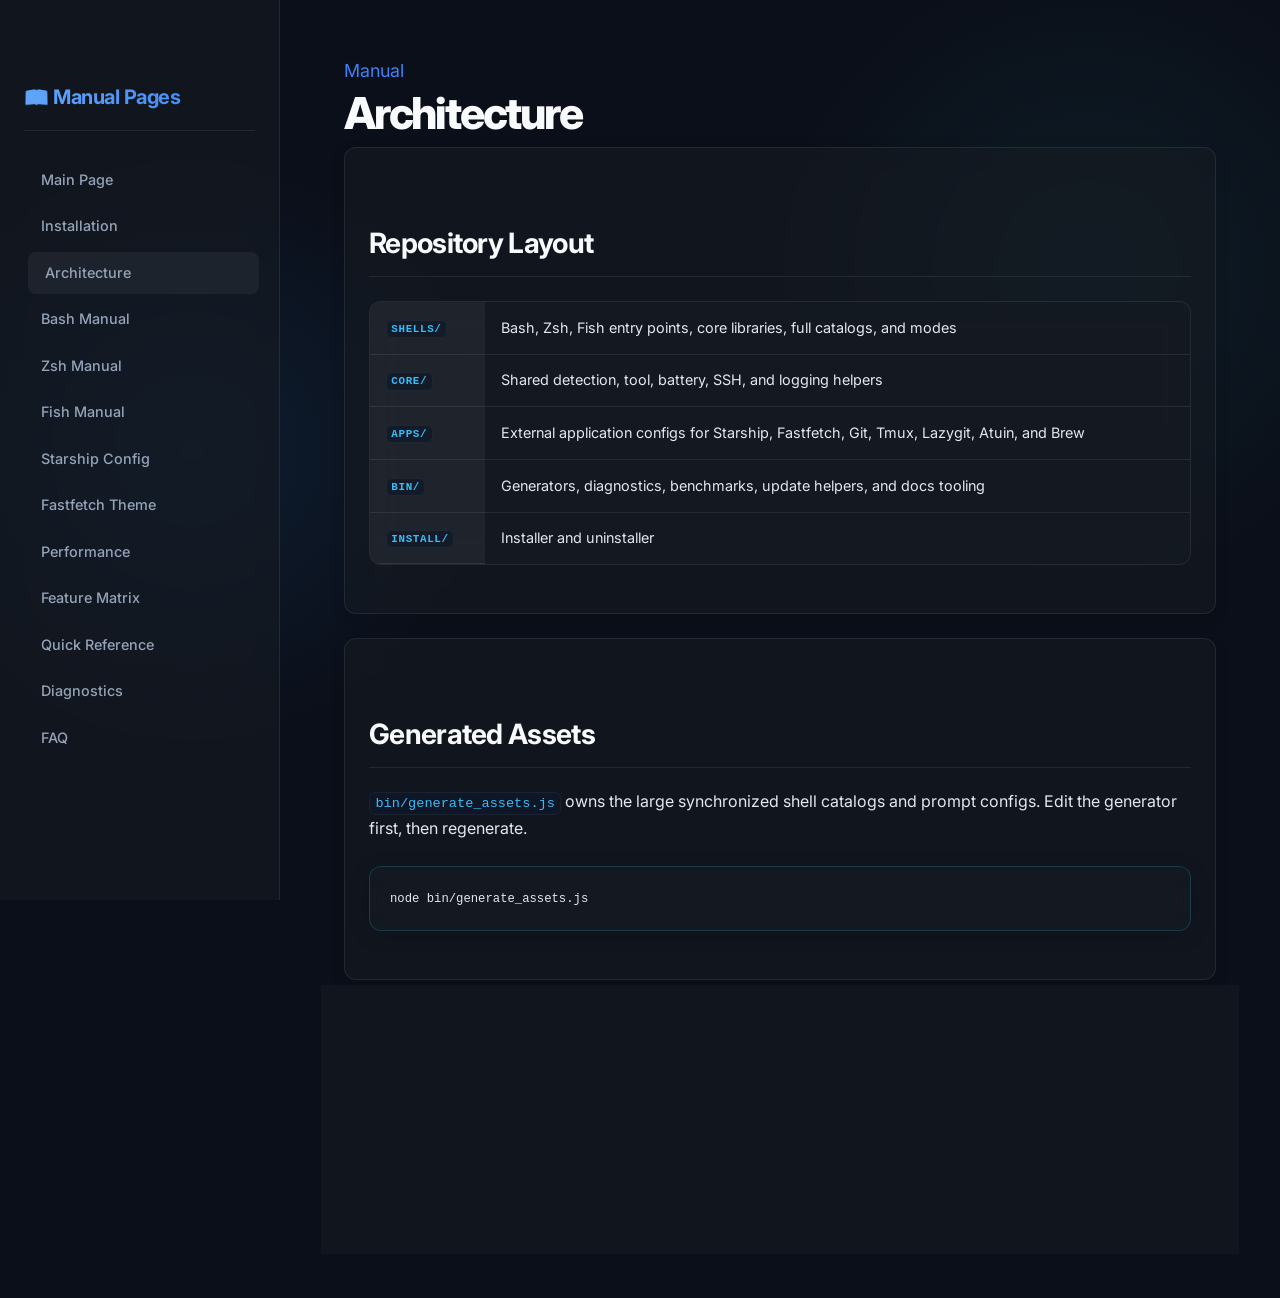
<file: docs/architecture.html>
<!DOCTYPE html>
<html lang="en">

<head>
  <meta charset="utf-8">
  <meta name="viewport" content="width=device-width, initial-scale=1">
  <title>Architecture - Pinak's Dotfiles</title>
  <link rel="stylesheet" href="style.css">
</head>

<body>
  <button class="sidebar-toggle" onclick="toggleSidebar()" aria-label="Toggle sidebar">☰</button>
  <div id="sidebar-overlay" onclick="closeSidebar()"></div>

  <nav id="sidebar">
    <h2>📖 Manual Pages</h2>
    <a href="index.html">Main Page</a>
    <a href="install.html">Installation</a>
    <a href="architecture.html" class="active">Architecture</a>
    <a href="bash.html">Bash Manual</a>
    <a href="zsh.html">Zsh Manual</a>
    <a href="fish.html">Fish Manual</a>
    <a href="starship.html">Starship Config</a>
    <a href="fastfetch.html">Fastfetch Theme</a>
    <a href="performance.html">Performance</a>
    <a href="features.html">Feature Matrix</a>
    <a href="reference.html">Quick Reference</a>
    <a href="diagnostics.html">Diagnostics</a>
    <a href="faq.html">FAQ</a>
  </nav>

  <main id="content">
<header class="top"><span>Manual</span><h1>Architecture</h1></header>

<section><h2>Repository Layout</h2><table><tbody><tr><th><code>shells/</code></th><td>Bash, Zsh, Fish entry points, core libraries, full catalogs, and modes</td></tr><tr><th><code>core/</code></th><td>Shared detection, tool, battery, SSH, and logging helpers</td></tr><tr><th><code>apps/</code></th><td>External application configs for Starship, Fastfetch, Git, Tmux, Lazygit, Atuin, and Brew</td></tr><tr><th><code>bin/</code></th><td>Generators, diagnostics, benchmarks, update helpers, and docs tooling</td></tr><tr><th><code>install/</code></th><td>Installer and uninstaller</td></tr></tbody></table></section>
<section><h2>Generated Assets</h2><p><code>bin/generate_assets.js</code> owns the large synchronized shell catalogs and prompt configs. Edit the generator first, then regenerate.</p><pre><code>node bin/generate_assets.js</code></pre></section>
<section><h2>Modes</h2><p>All modes currently resolve to <code>ultimate.zsh</code>. Mode selection infrastructure exists for future differentiation.</p></section>
  </main>

  <script>
    function toggleSidebar() {
      document.getElementById('sidebar').classList.toggle('open');
      document.getElementById('sidebar-overlay').classList.toggle('show');
    }
    function closeSidebar() {
      document.getElementById('sidebar').classList.remove('open');
      document.getElementById('sidebar-overlay').classList.remove('show');
    }
    document.addEventListener('click', function (e) {
      if (e.target.closest('#sidebar a')) {
        closeSidebar();
      }
    });
  </script>
</body>

</html>
</file>
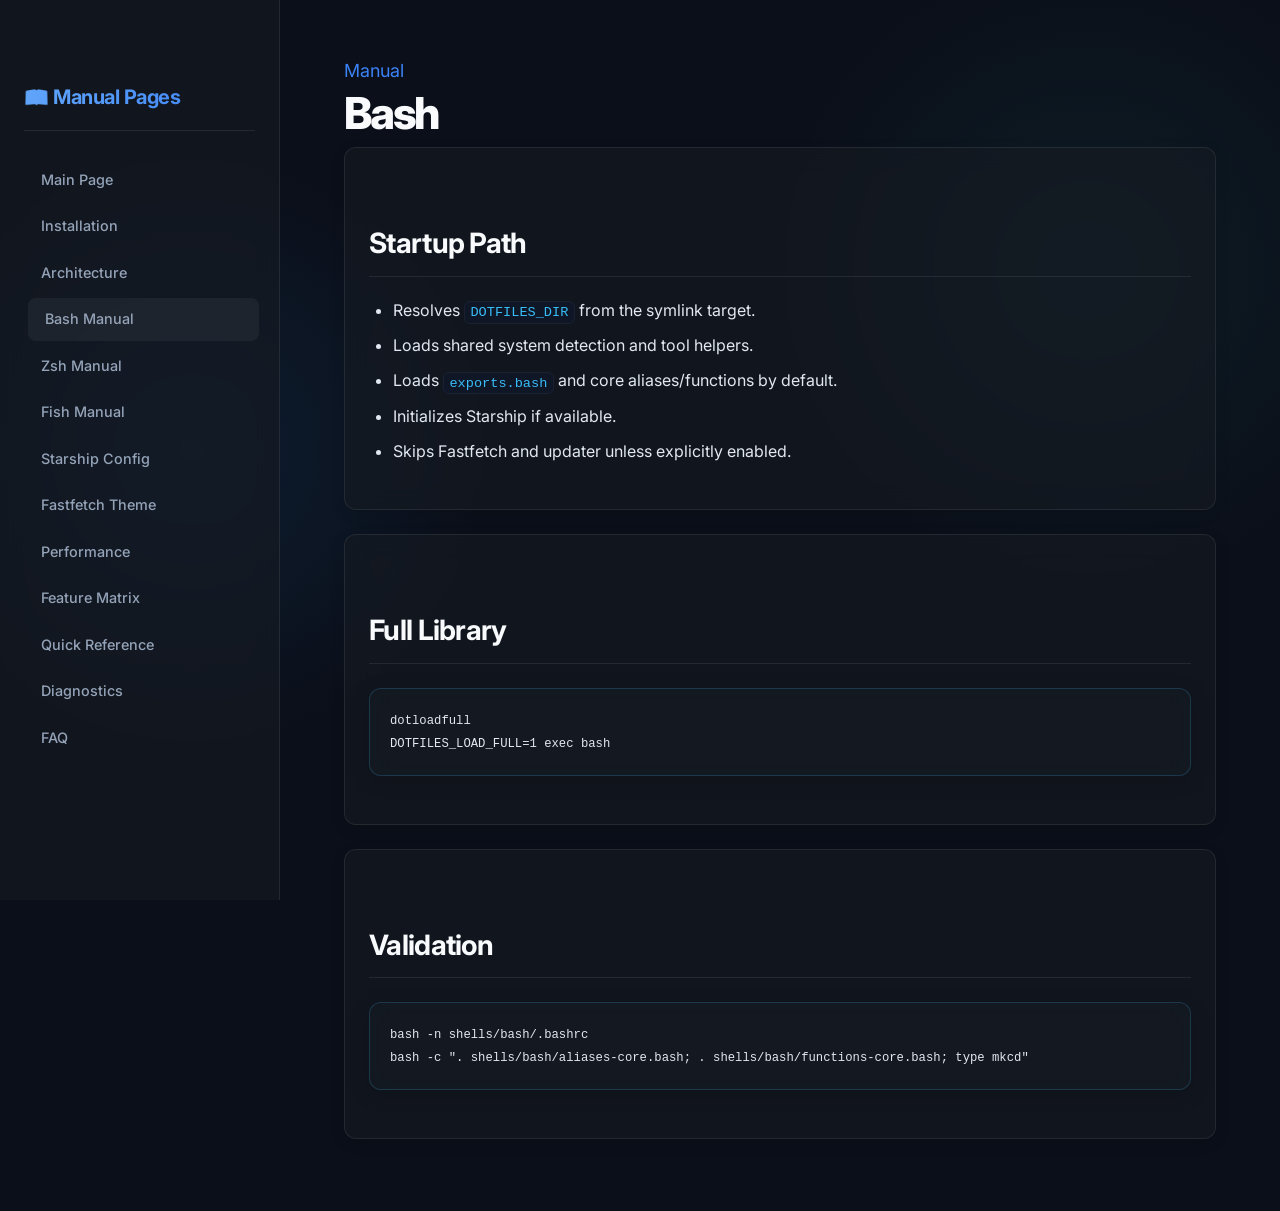
<file: docs/bash.html>
<!DOCTYPE html>
<html lang="en">

<head>
  <meta charset="utf-8">
  <meta name="viewport" content="width=device-width, initial-scale=1">
  <title>Bash - Pinak's Dotfiles</title>
  <link rel="stylesheet" href="style.css">
</head>

<body>
  <button class="sidebar-toggle" onclick="toggleSidebar()" aria-label="Toggle sidebar">☰</button>
  <div id="sidebar-overlay" onclick="closeSidebar()"></div>

  <nav id="sidebar">
    <h2>📖 Manual Pages</h2>
    <a href="index.html">Main Page</a>
    <a href="install.html">Installation</a>
    <a href="architecture.html">Architecture</a>
    <a href="bash.html" class="active">Bash Manual</a>
    <a href="zsh.html">Zsh Manual</a>
    <a href="fish.html">Fish Manual</a>
    <a href="starship.html">Starship Config</a>
    <a href="fastfetch.html">Fastfetch Theme</a>
    <a href="performance.html">Performance</a>
    <a href="features.html">Feature Matrix</a>
    <a href="reference.html">Quick Reference</a>
    <a href="diagnostics.html">Diagnostics</a>
    <a href="faq.html">FAQ</a>
  </nav>

  <main id="content">
<header class="top"><span>Manual</span><h1>Bash</h1></header>

<section><h2>Startup Path</h2><ul><li>Resolves <code>DOTFILES_DIR</code> from the symlink target.</li><li>Loads shared system detection and tool helpers.</li><li>Loads <code>exports.bash</code> and core aliases/functions by default.</li><li>Initializes Starship if available.</li><li>Skips Fastfetch and updater unless explicitly enabled.</li></ul></section>
<section><h2>Full Library</h2><pre><code>dotloadfull
DOTFILES_LOAD_FULL=1 exec bash</code></pre></section>
<section><h2>Validation</h2><pre><code>bash -n shells/bash/.bashrc
bash -c ". shells/bash/aliases-core.bash; . shells/bash/functions-core.bash; type mkcd"</code></pre></section>
  </main>

  <script>
    function toggleSidebar() {
      document.getElementById('sidebar').classList.toggle('open');
      document.getElementById('sidebar-overlay').classList.toggle('show');
    }
    function closeSidebar() {
      document.getElementById('sidebar').classList.remove('open');
      document.getElementById('sidebar-overlay').classList.remove('show');
    }
    document.addEventListener('click', function (e) {
      if (e.target.closest('#sidebar a')) {
        closeSidebar();
      }
    });
  </script>
</body>

</html>
</file>
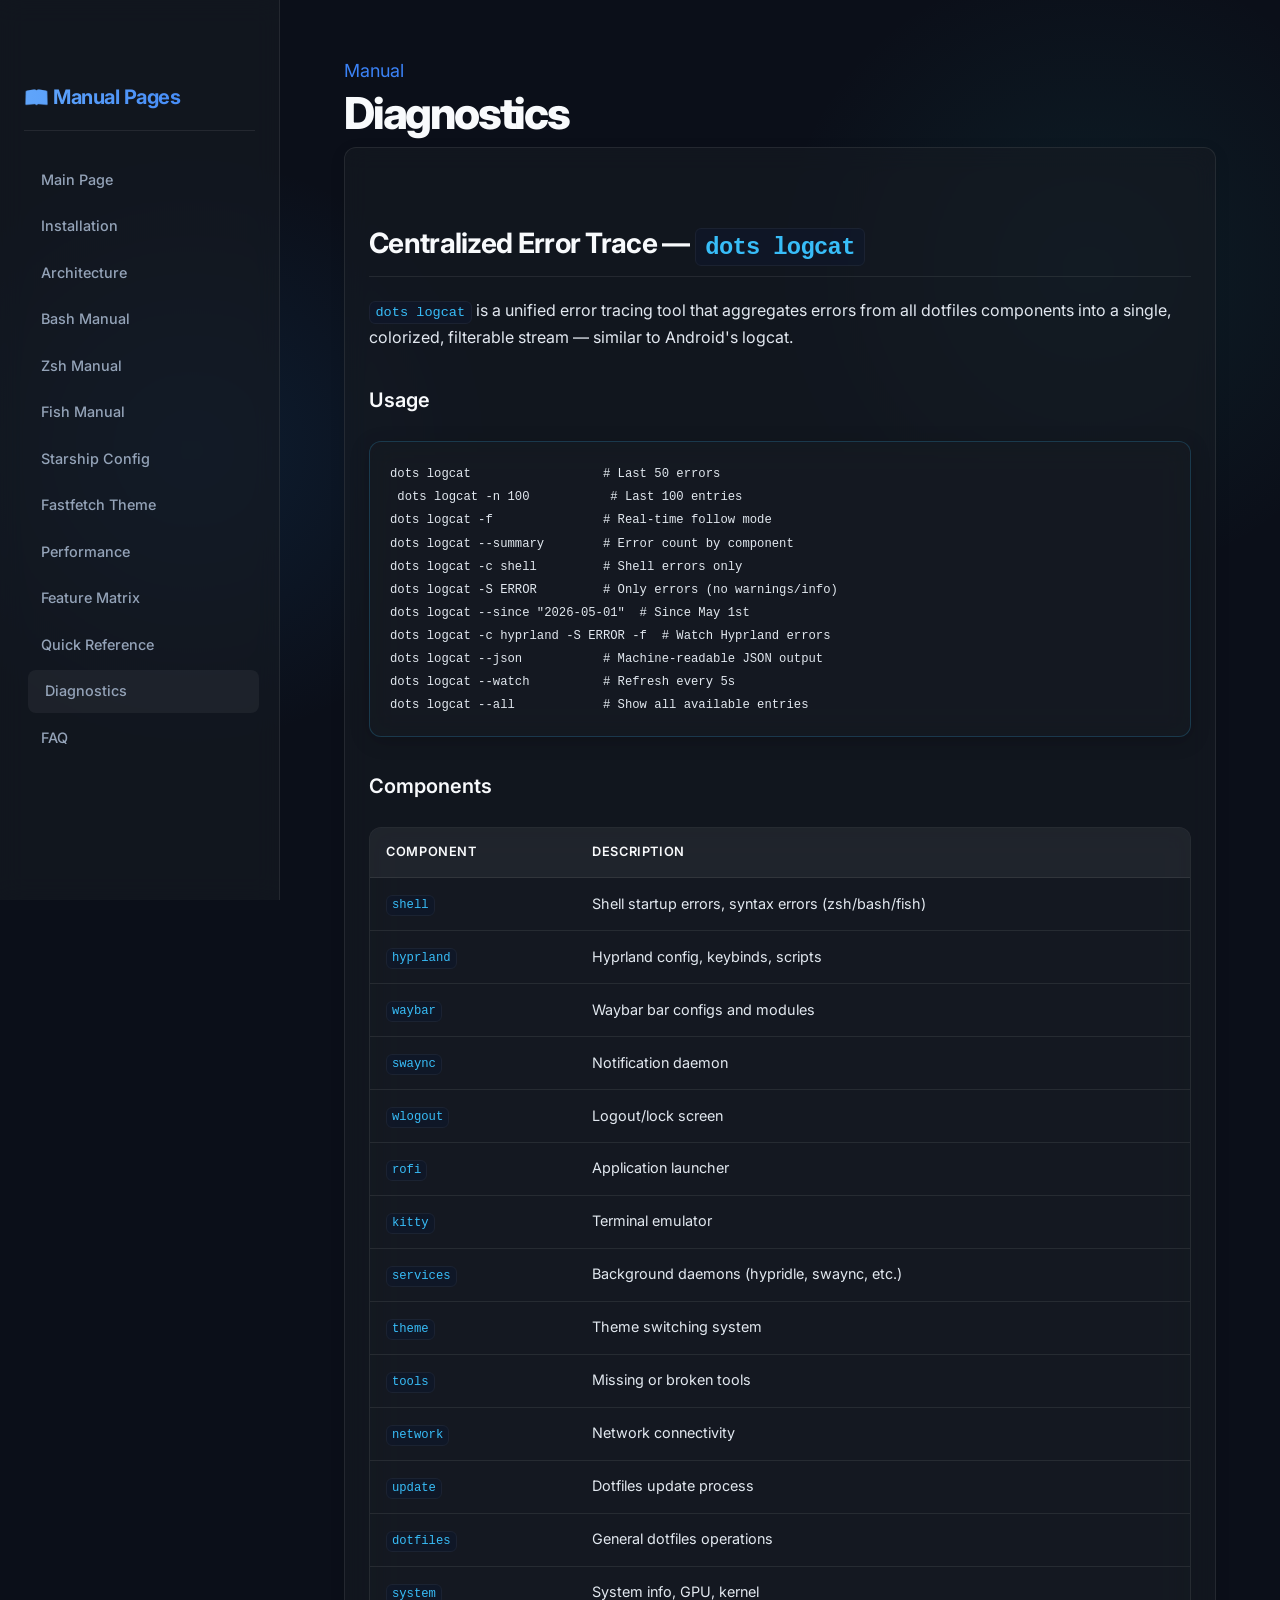
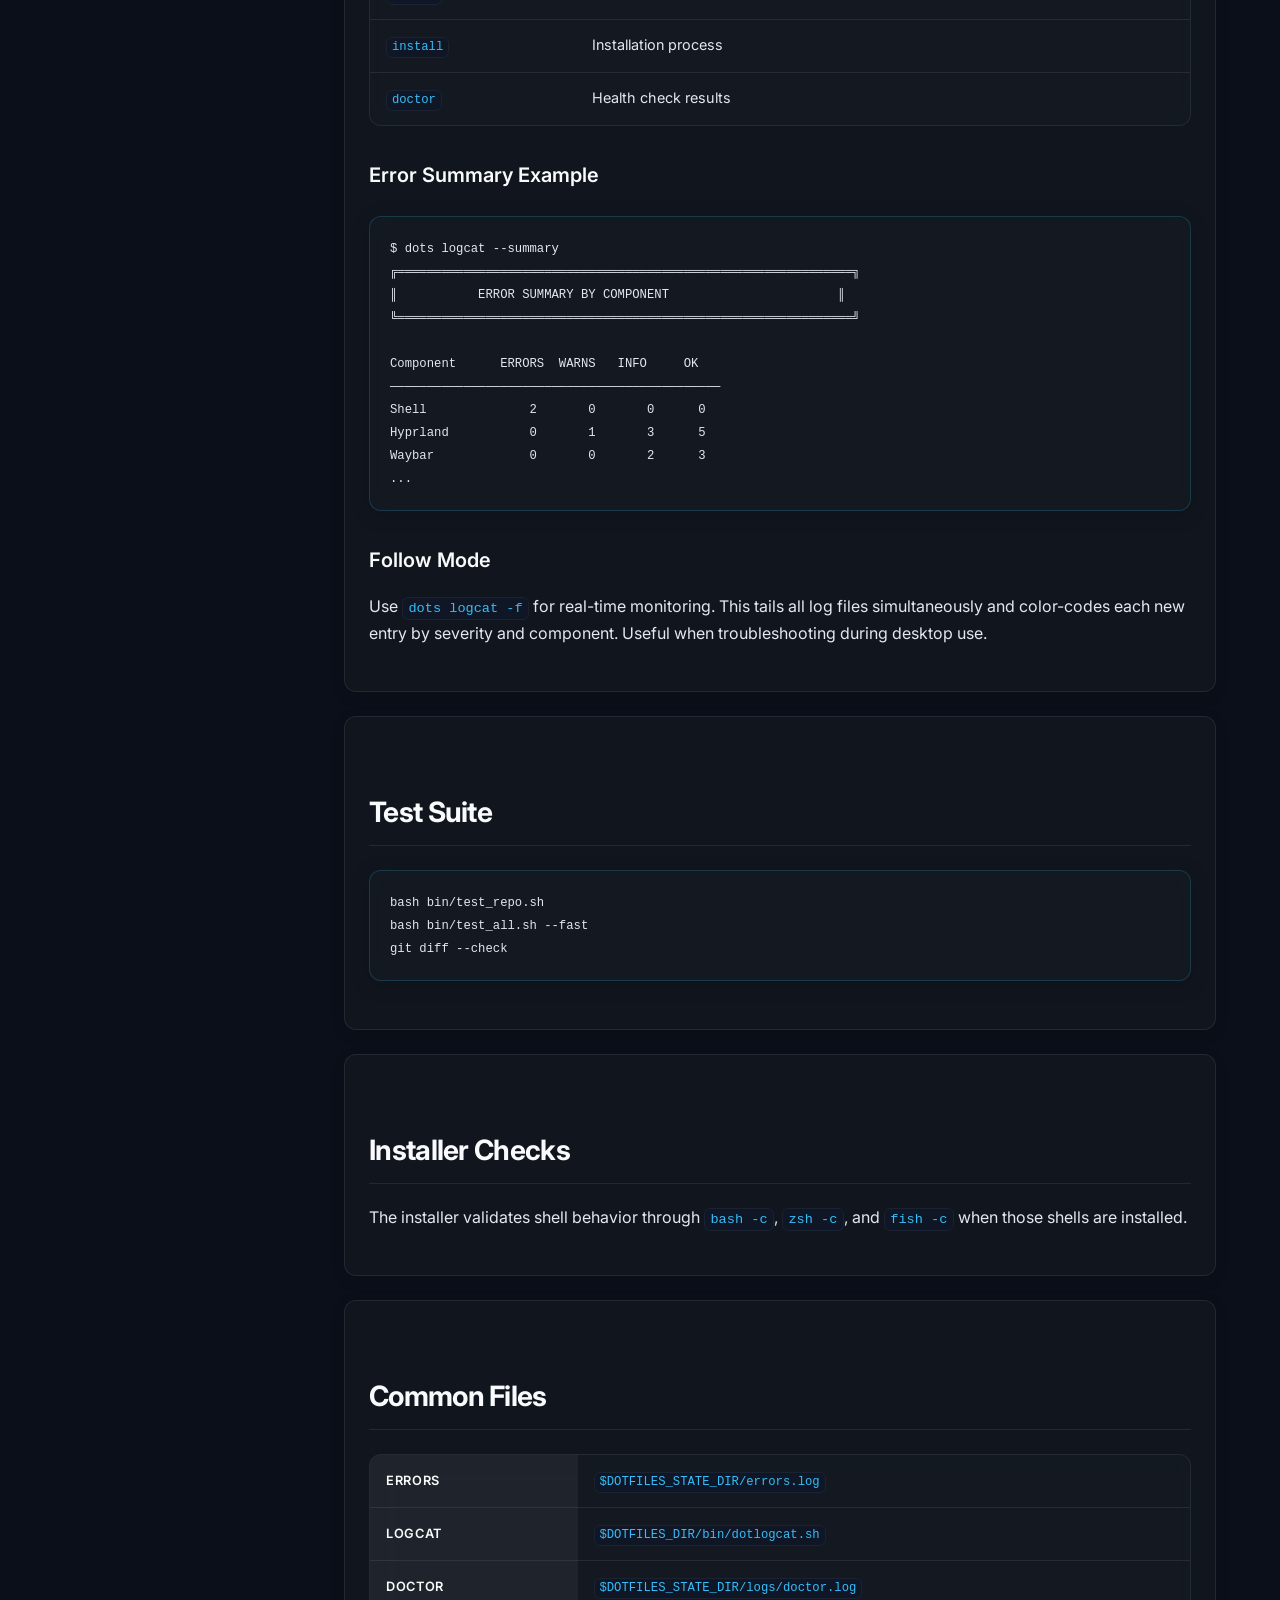
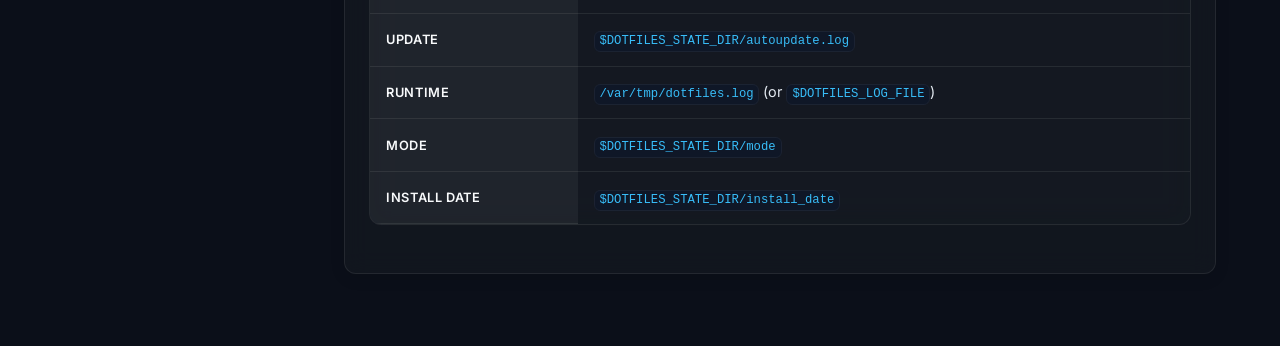
<file: docs/diagnostics.html>
<!DOCTYPE html>
<html lang="en">

<head>
  <meta charset="utf-8">
  <meta name="viewport" content="width=device-width, initial-scale=1">
  <title>Diagnostics - Pinak's Dotfiles</title>
  <link rel="stylesheet" href="style.css">
</head>

<body>
  <button class="sidebar-toggle" onclick="toggleSidebar()" aria-label="Toggle sidebar">☰</button>
  <div id="sidebar-overlay" onclick="closeSidebar()"></div>

  <nav id="sidebar">
    <h2>📖 Manual Pages</h2>
    <a href="index.html">Main Page</a>
    <a href="install.html">Installation</a>
    <a href="architecture.html">Architecture</a>
    <a href="bash.html">Bash Manual</a>
    <a href="zsh.html">Zsh Manual</a>
    <a href="fish.html">Fish Manual</a>
    <a href="starship.html">Starship Config</a>
    <a href="fastfetch.html">Fastfetch Theme</a>
    <a href="performance.html">Performance</a>
    <a href="features.html">Feature Matrix</a>
    <a href="reference.html">Quick Reference</a>
    <a href="diagnostics.html" class="active">Diagnostics</a>
    <a href="faq.html">FAQ</a>
  </nav>

  <main id="content">
<header class="top"><span>Manual</span><h1>Diagnostics</h1></header>

<section><h2>Centralized Error Trace — <code>dots logcat</code></h2><p><code>dots logcat</code> is a unified error tracing tool that aggregates errors from all dotfiles components into a single, colorized, filterable stream — similar to Android's logcat.</p>

<h3>Usage</h3>
<pre><code>dots logcat                  # Last 50 errors
 dots logcat -n 100           # Last 100 entries
dots logcat -f               # Real-time follow mode
dots logcat --summary        # Error count by component
dots logcat -c shell         # Shell errors only
dots logcat -S ERROR         # Only errors (no warnings/info)
dots logcat --since "2026-05-01"  # Since May 1st
dots logcat -c hyprland -S ERROR -f  # Watch Hyprland errors
dots logcat --json           # Machine-readable JSON output
dots logcat --watch          # Refresh every 5s
dots logcat --all            # Show all available entries</code></pre>

<h3>Components</h3>
<table><thead><tr><th>Component</th><th>Description</th></tr></thead><tbody>
<tr><td><code>shell</code></td><td>Shell startup errors, syntax errors (zsh/bash/fish)</td></tr>
<tr><td><code>hyprland</code></td><td>Hyprland config, keybinds, scripts</td></tr>
<tr><td><code>waybar</code></td><td>Waybar bar configs and modules</td></tr>
<tr><td><code>swaync</code></td><td>Notification daemon</td></tr>
<tr><td><code>wlogout</code></td><td>Logout/lock screen</td></tr>
<tr><td><code>rofi</code></td><td>Application launcher</td></tr>
<tr><td><code>kitty</code></td><td>Terminal emulator</td></tr>
<tr><td><code>services</code></td><td>Background daemons (hypridle, swaync, etc.)</td></tr>
<tr><td><code>theme</code></td><td>Theme switching system</td></tr>
<tr><td><code>tools</code></td><td>Missing or broken tools</td></tr>
<tr><td><code>network</code></td><td>Network connectivity</td></tr>
<tr><td><code>update</code></td><td>Dotfiles update process</td></tr>
<tr><td><code>dotfiles</code></td><td>General dotfiles operations</td></tr>
<tr><td><code>system</code></td><td>System info, GPU, kernel</td></tr>
<tr><td><code>install</code></td><td>Installation process</td></tr>
<tr><td><code>doctor</code></td><td>Health check results</td></tr>
</tbody></table>

<h3>Error Summary Example</h3>
<pre><code>$ dots logcat --summary
╔══════════════════════════════════════════════════════════════╗
║           ERROR SUMMARY BY COMPONENT                       ║
╚══════════════════════════════════════════════════════════════╝

Component      ERRORS  WARNS   INFO     OK
─────────────────────────────────────────────
Shell              2       0       0      0
Hyprland           0       1       3      5
Waybar             0       0       2      3
...</code></pre>

<h3>Follow Mode</h3>
<p>Use <code>dots logcat -f</code> for real-time monitoring. This tails all log files simultaneously and color-codes each new entry by severity and component. Useful when troubleshooting during desktop use.</p></section>

<section><h2>Test Suite</h2><pre><code>bash bin/test_repo.sh
bash bin/test_all.sh --fast
git diff --check</code></pre></section>
<section><h2>Installer Checks</h2><p>The installer validates shell behavior through <code>bash -c</code>, <code>zsh -c</code>, and <code>fish -c</code> when those shells are installed.</p></section>
<section><h2>Common Files</h2><table><tbody><tr><th>Errors</th><td><code>$DOTFILES_STATE_DIR/errors.log</code></td></tr><tr><th>Logcat</th><td><code>$DOTFILES_DIR/bin/dotlogcat.sh</code></td></tr><tr><th>Doctor</th><td><code>$DOTFILES_STATE_DIR/logs/doctor.log</code></td></tr><tr><th>Update</th><td><code>$DOTFILES_STATE_DIR/autoupdate.log</code></td></tr><tr><th>Runtime</th><td><code>/var/tmp/dotfiles.log</code> (or <code>$DOTFILES_LOG_FILE</code>)</td></tr><tr><th>Mode</th><td><code>$DOTFILES_STATE_DIR/mode</code></td></tr><tr><th>Install date</th><td><code>$DOTFILES_STATE_DIR/install_date</code></td></tr></tbody></table></section>
  </main>

  <script>
    function toggleSidebar() {
      document.getElementById('sidebar').classList.toggle('open');
      document.getElementById('sidebar-overlay').classList.toggle('show');
    }
    function closeSidebar() {
      document.getElementById('sidebar').classList.remove('open');
      document.getElementById('sidebar-overlay').classList.remove('show');
    }
    document.addEventListener('click', function (e) {
      if (e.target.closest('#sidebar a')) {
        closeSidebar();
      }
    });
  </script>
</body>

</html>
</file>
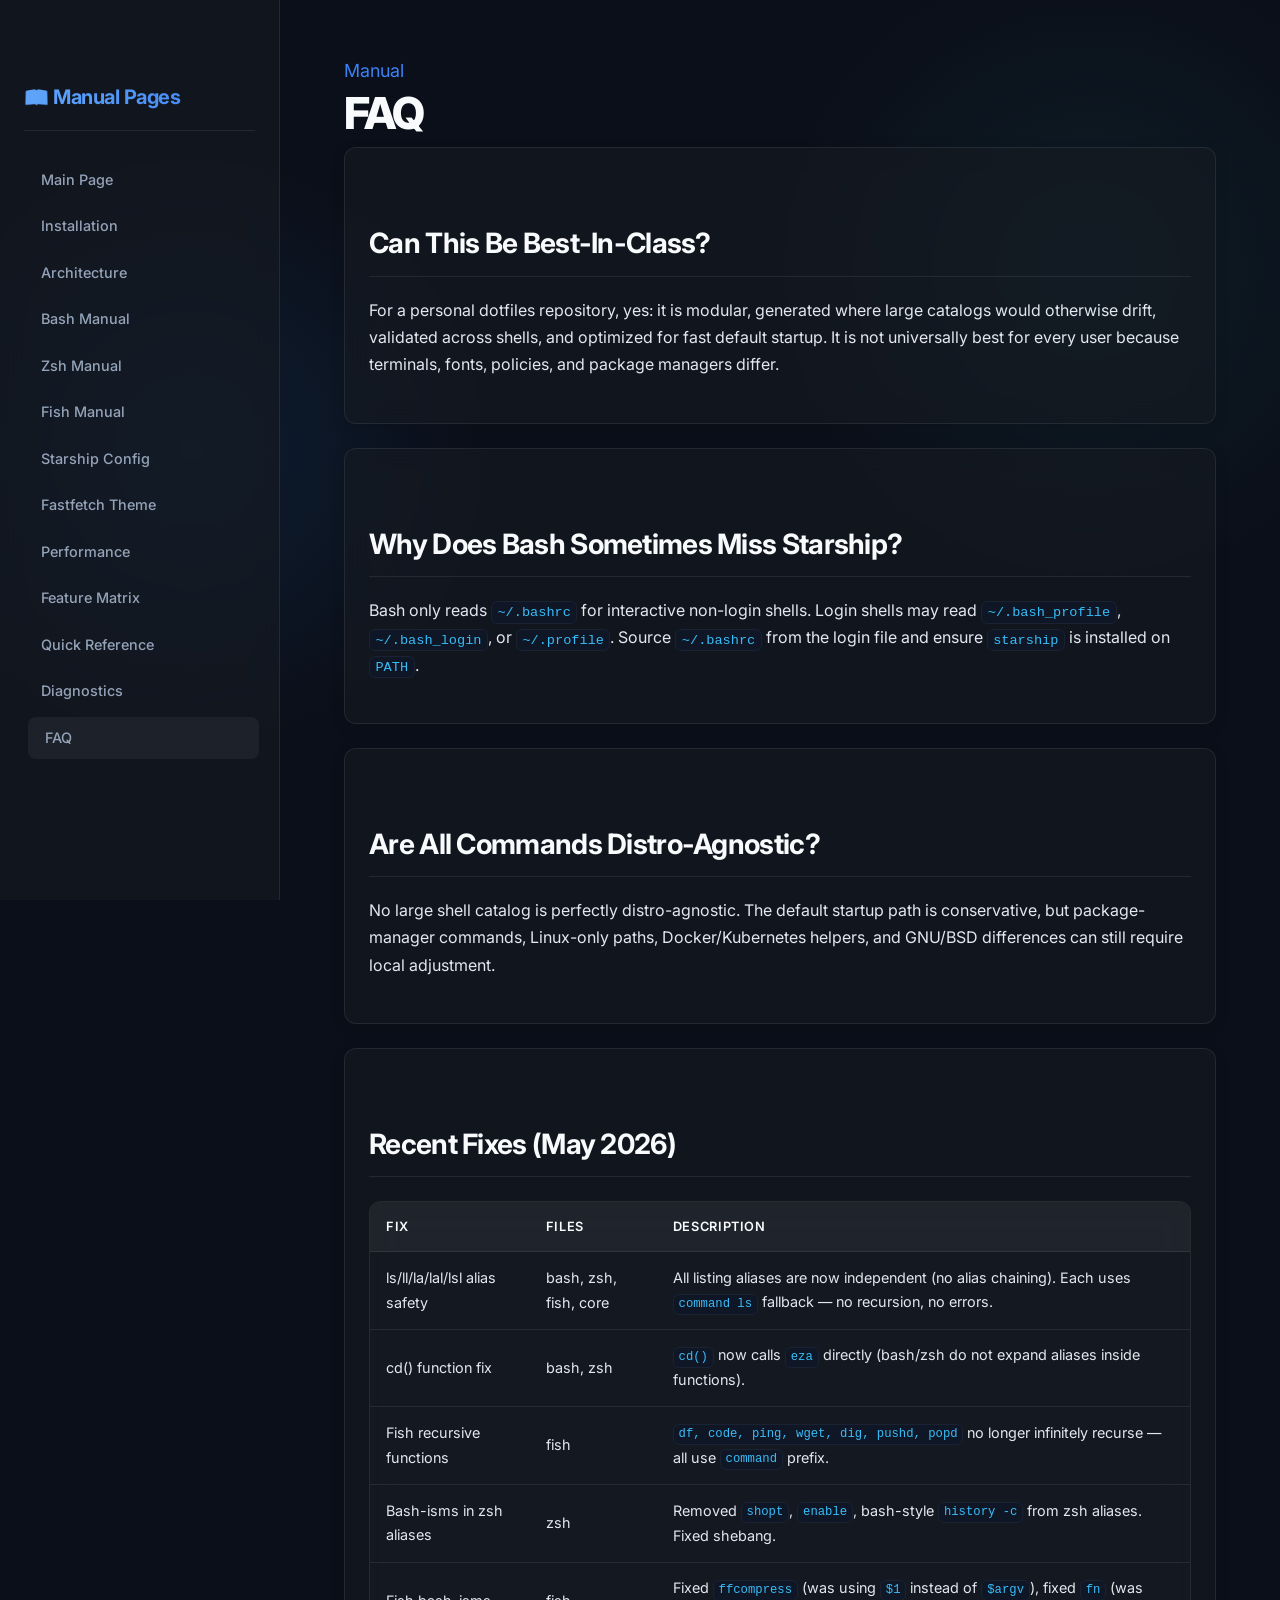
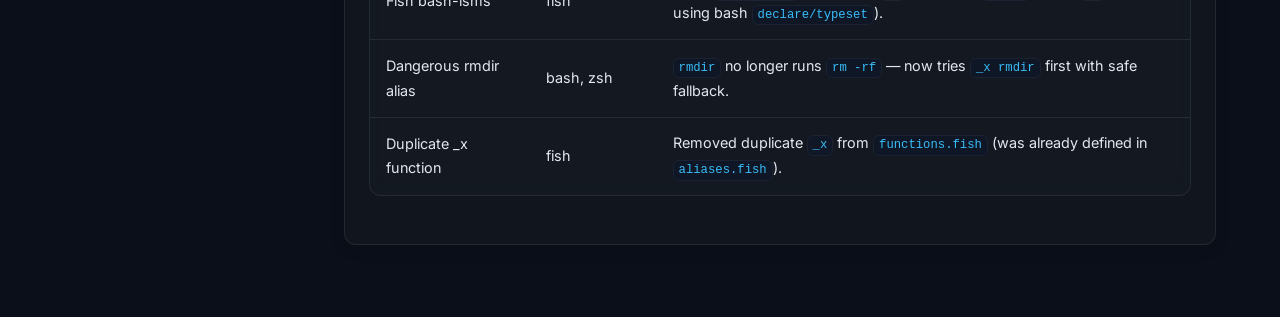
<file: docs/faq.html>
<!DOCTYPE html>
<html lang="en">

<head>
  <meta charset="utf-8">
  <meta name="viewport" content="width=device-width, initial-scale=1">
  <title>FAQ - Pinak's Dotfiles</title>
  <link rel="stylesheet" href="style.css">
</head>

<body>
  <button class="sidebar-toggle" onclick="toggleSidebar()" aria-label="Toggle sidebar">☰</button>
  <div id="sidebar-overlay" onclick="closeSidebar()"></div>

  <nav id="sidebar">
    <h2>📖 Manual Pages</h2>
    <a href="index.html">Main Page</a>
    <a href="install.html">Installation</a>
    <a href="architecture.html">Architecture</a>
    <a href="bash.html">Bash Manual</a>
    <a href="zsh.html">Zsh Manual</a>
    <a href="fish.html">Fish Manual</a>
    <a href="starship.html">Starship Config</a>
    <a href="fastfetch.html">Fastfetch Theme</a>
    <a href="performance.html">Performance</a>
    <a href="features.html">Feature Matrix</a>
    <a href="reference.html">Quick Reference</a>
    <a href="diagnostics.html">Diagnostics</a>
    <a href="faq.html" class="active">FAQ</a>
  </nav>

  <main id="content">
<header class="top"><span>Manual</span><h1>FAQ</h1></header>

<section><h2>Can This Be Best-In-Class?</h2><p>For a personal dotfiles repository, yes: it is modular, generated where large catalogs would otherwise drift, validated across shells, and optimized for fast default startup. It is not universally best for every user because terminals, fonts, policies, and package managers differ.</p></section>
<section><h2>Why Does Bash Sometimes Miss Starship?</h2><p>Bash only reads <code>~/.bashrc</code> for interactive non-login shells. Login shells may read <code>~/.bash_profile</code>, <code>~/.bash_login</code>, or <code>~/.profile</code>. Source <code>~/.bashrc</code> from the login file and ensure <code>starship</code> is installed on <code>PATH</code>.</p></section>
<section><h2>Are All Commands Distro-Agnostic?</h2><p>No large shell catalog is perfectly distro-agnostic. The default startup path is conservative, but package-manager commands, Linux-only paths, Docker/Kubernetes helpers, and GNU/BSD differences can still require local adjustment.</p></section>
<section><h2>Recent Fixes (May 2026)</h2><table><tbody><tr><th>Fix</th><th>Files</th><th>Description</th></tr><tr><td>ls/ll/la/lal/lsl alias safety</td><td>bash, zsh, fish, core</td><td>All listing aliases are now independent (no alias chaining). Each uses <code>command ls</code> fallback — no recursion, no errors.</td></tr><tr><td>cd() function fix</td><td>bash, zsh</td><td><code>cd()</code> now calls <code>eza</code> directly (bash/zsh do not expand aliases inside functions).</td></tr><tr><td>Fish recursive functions</td><td>fish</td><td><code>df, code, ping, wget, dig, pushd, popd</code> no longer infinitely recurse — all use <code>command</code> prefix.</td></tr><tr><td>Bash-isms in zsh aliases</td><td>zsh</td><td>Removed <code>shopt</code>, <code>enable</code>, bash-style <code>history -c</code> from zsh aliases. Fixed shebang.</td></tr><tr><td>Fish bash-isms</td><td>fish</td><td>Fixed <code>ffcompress</code> (was using <code>$1</code> instead of <code>$argv</code>), fixed <code>fn</code> (was using bash <code>declare/typeset</code>).</td></tr><tr><td>Dangerous rmdir alias</td><td>bash, zsh</td><td><code>rmdir</code> no longer runs <code>rm -rf</code> — now tries <code>_x rmdir</code> first with safe fallback.</td></tr><tr><td>Duplicate _x function</td><td>fish</td><td>Removed duplicate <code>_x</code> from <code>functions.fish</code> (was already defined in <code>aliases.fish</code>).</td></tr></tbody></table></section>
  </main>

  <script>
    function toggleSidebar() {
      document.getElementById('sidebar').classList.toggle('open');
      document.getElementById('sidebar-overlay').classList.toggle('show');
    }
    function closeSidebar() {
      document.getElementById('sidebar').classList.remove('open');
      document.getElementById('sidebar-overlay').classList.remove('show');
    }
    document.addEventListener('click', function (e) {
      if (e.target.closest('#sidebar a')) {
        closeSidebar();
      }
    });
  </script>
</body>

</html>
</file>
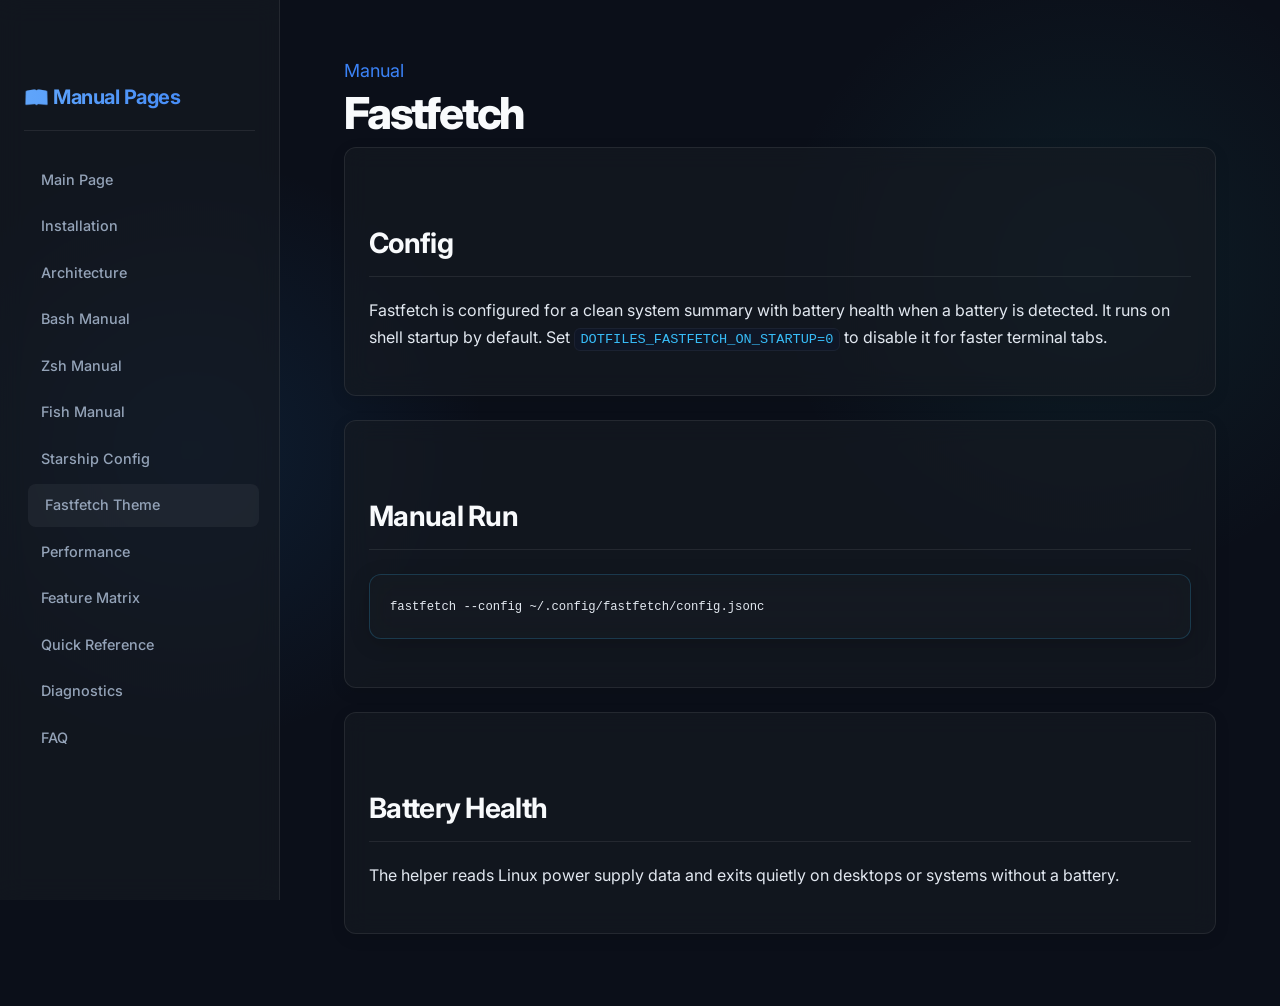
<file: docs/fastfetch.html>
<!DOCTYPE html>
<html lang="en">

<head>
  <meta charset="utf-8">
  <meta name="viewport" content="width=device-width, initial-scale=1">
  <title>Fastfetch - Pinak's Dotfiles</title>
  <link rel="stylesheet" href="style.css">
</head>

<body>
  <button class="sidebar-toggle" onclick="toggleSidebar()" aria-label="Toggle sidebar">☰</button>
  <div id="sidebar-overlay" onclick="closeSidebar()"></div>

  <nav id="sidebar">
    <h2>📖 Manual Pages</h2>
    <a href="index.html">Main Page</a>
    <a href="install.html">Installation</a>
    <a href="architecture.html">Architecture</a>
    <a href="bash.html">Bash Manual</a>
    <a href="zsh.html">Zsh Manual</a>
    <a href="fish.html">Fish Manual</a>
    <a href="starship.html">Starship Config</a>
    <a href="fastfetch.html" class="active">Fastfetch Theme</a>
    <a href="performance.html">Performance</a>
    <a href="features.html">Feature Matrix</a>
    <a href="reference.html">Quick Reference</a>
    <a href="diagnostics.html">Diagnostics</a>
    <a href="faq.html">FAQ</a>
  </nav>

  <main id="content">
<header class="top"><span>Manual</span><h1>Fastfetch</h1></header>

<section><h2>Config</h2><p>Fastfetch is configured for a clean system summary with battery health when a battery is detected. It runs on shell startup by default. Set <code>DOTFILES_FASTFETCH_ON_STARTUP=0</code> to disable it for faster terminal tabs.</p></section>
<section><h2>Manual Run</h2><pre><code>fastfetch --config ~/.config/fastfetch/config.jsonc</code></pre></section>
<section><h2>Battery Health</h2><p>The helper reads Linux power supply data and exits quietly on desktops or systems without a battery.</p></section>
  </main>

  <script>
    function toggleSidebar() {
      document.getElementById('sidebar').classList.toggle('open');
      document.getElementById('sidebar-overlay').classList.toggle('show');
    }
    function closeSidebar() {
      document.getElementById('sidebar').classList.remove('open');
      document.getElementById('sidebar-overlay').classList.remove('show');
    }
    document.addEventListener('click', function (e) {
      if (e.target.closest('#sidebar a')) {
        closeSidebar();
      }
    });
  </script>
</body>

</html>
</file>
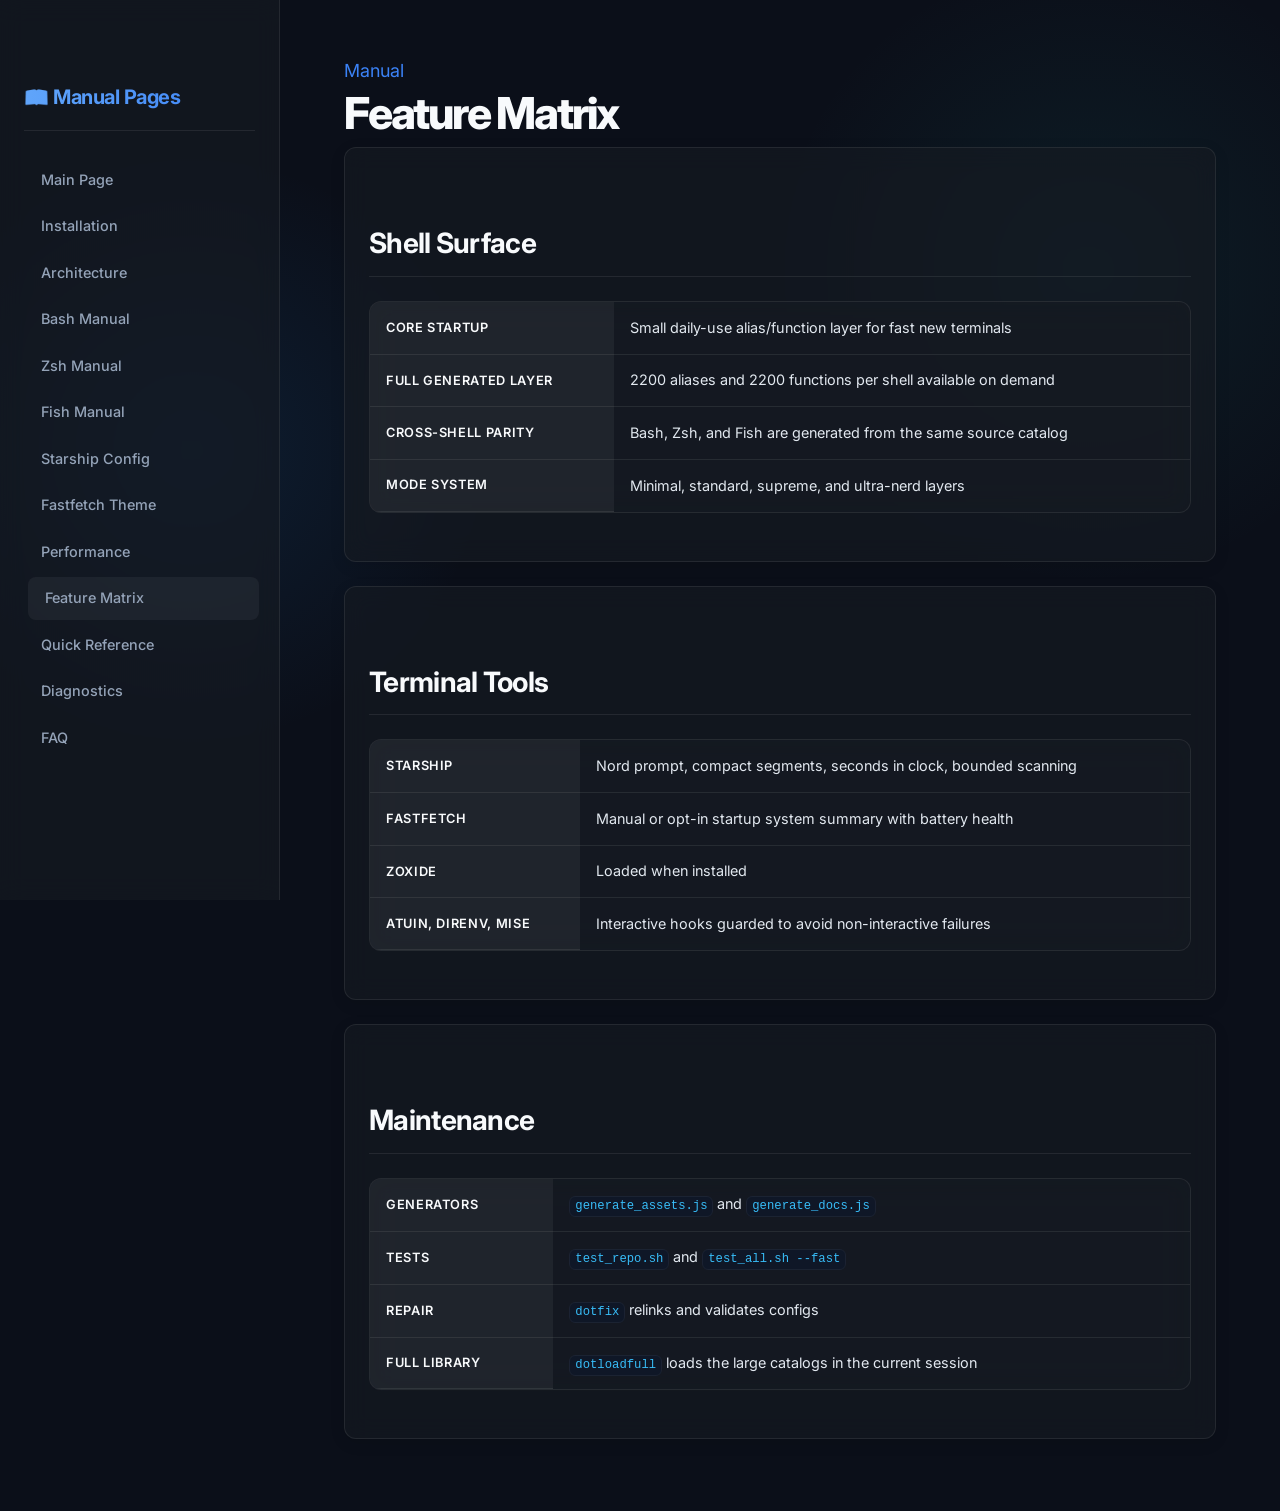
<file: docs/features.html>
<!DOCTYPE html>
<html lang="en">

<head>
  <meta charset="utf-8">
  <meta name="viewport" content="width=device-width, initial-scale=1">
  <title>Feature Matrix - Pinak's Dotfiles</title>
  <link rel="stylesheet" href="style.css">
</head>

<body>
  <button class="sidebar-toggle" onclick="toggleSidebar()" aria-label="Toggle sidebar">☰</button>
  <div id="sidebar-overlay" onclick="closeSidebar()"></div>

  <nav id="sidebar">
    <h2>📖 Manual Pages</h2>
    <a href="index.html">Main Page</a>
    <a href="install.html">Installation</a>
    <a href="architecture.html">Architecture</a>
    <a href="bash.html">Bash Manual</a>
    <a href="zsh.html">Zsh Manual</a>
    <a href="fish.html">Fish Manual</a>
    <a href="starship.html">Starship Config</a>
    <a href="fastfetch.html">Fastfetch Theme</a>
    <a href="performance.html">Performance</a>
    <a href="features.html" class="active">Feature Matrix</a>
    <a href="reference.html">Quick Reference</a>
    <a href="diagnostics.html">Diagnostics</a>
    <a href="faq.html">FAQ</a>
  </nav>

  <main id="content">
<header class="top"><span>Manual</span><h1>Feature Matrix</h1></header>

<section><h2>Shell Surface</h2><table><tbody><tr><th>Core startup</th><td>Small daily-use alias/function layer for fast new terminals</td></tr><tr><th>Full generated layer</th><td>2200 aliases and 2200 functions per shell available on demand</td></tr><tr><th>Cross-shell parity</th><td>Bash, Zsh, and Fish are generated from the same source catalog</td></tr><tr><th>Mode system</th><td>Minimal, standard, supreme, and ultra-nerd layers</td></tr></tbody></table></section>
<section><h2>Terminal Tools</h2><table><tbody><tr><th>Starship</th><td>Nord prompt, compact segments, seconds in clock, bounded scanning</td></tr><tr><th>Fastfetch</th><td>Manual or opt-in startup system summary with battery health</td></tr><tr><th>Zoxide</th><td>Loaded when installed</td></tr><tr><th>Atuin, Direnv, Mise</th><td>Interactive hooks guarded to avoid non-interactive failures</td></tr></tbody></table></section>
<section><h2>Maintenance</h2><table><tbody><tr><th>Generators</th><td><code>generate_assets.js</code> and <code>generate_docs.js</code></td></tr><tr><th>Tests</th><td><code>test_repo.sh</code> and <code>test_all.sh --fast</code></td></tr><tr><th>Repair</th><td><code>dotfix</code> relinks and validates configs</td></tr><tr><th>Full library</th><td><code>dotloadfull</code> loads the large catalogs in the current session</td></tr></tbody></table></section>
  </main>

  <script>
    function toggleSidebar() {
      document.getElementById('sidebar').classList.toggle('open');
      document.getElementById('sidebar-overlay').classList.toggle('show');
    }
    function closeSidebar() {
      document.getElementById('sidebar').classList.remove('open');
      document.getElementById('sidebar-overlay').classList.remove('show');
    }
    document.addEventListener('click', function (e) {
      if (e.target.closest('#sidebar a')) {
        closeSidebar();
      }
    });
  </script>
</body>

</html>
</file>
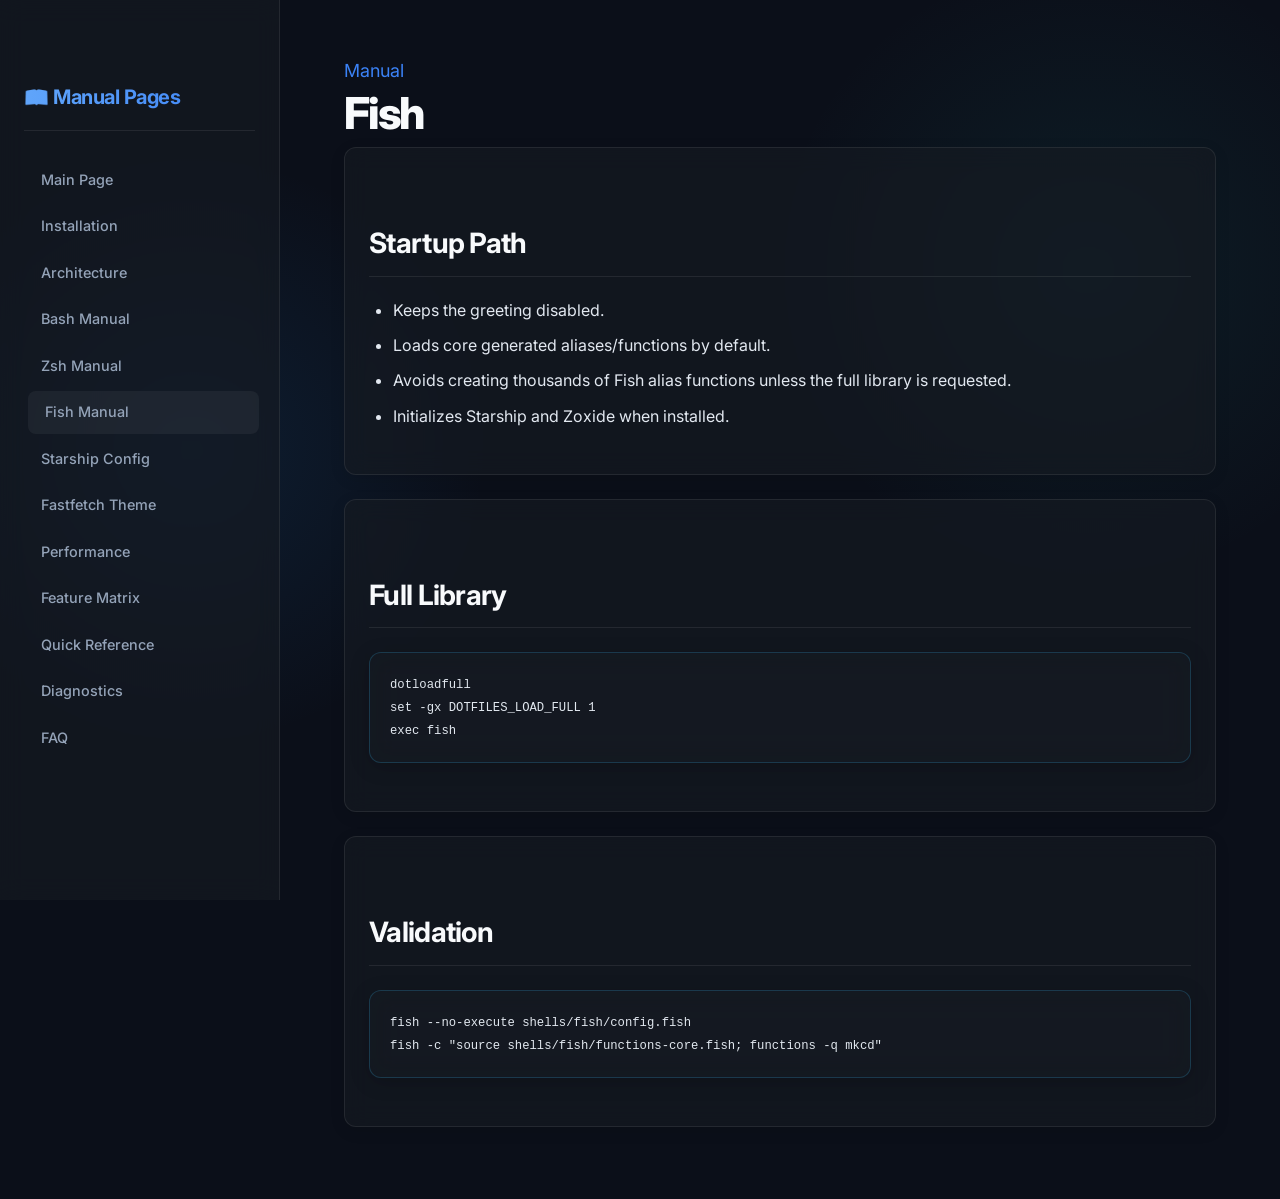
<file: docs/fish.html>
<!DOCTYPE html>
<html lang="en">

<head>
  <meta charset="utf-8">
  <meta name="viewport" content="width=device-width, initial-scale=1">
  <title>Fish - Pinak's Dotfiles</title>
  <link rel="stylesheet" href="style.css">
</head>

<body>
  <button class="sidebar-toggle" onclick="toggleSidebar()" aria-label="Toggle sidebar">☰</button>
  <div id="sidebar-overlay" onclick="closeSidebar()"></div>

  <nav id="sidebar">
    <h2>📖 Manual Pages</h2>
    <a href="index.html">Main Page</a>
    <a href="install.html">Installation</a>
    <a href="architecture.html">Architecture</a>
    <a href="bash.html">Bash Manual</a>
    <a href="zsh.html">Zsh Manual</a>
    <a href="fish.html" class="active">Fish Manual</a>
    <a href="starship.html">Starship Config</a>
    <a href="fastfetch.html">Fastfetch Theme</a>
    <a href="performance.html">Performance</a>
    <a href="features.html">Feature Matrix</a>
    <a href="reference.html">Quick Reference</a>
    <a href="diagnostics.html">Diagnostics</a>
    <a href="faq.html">FAQ</a>
  </nav>

  <main id="content">
<header class="top"><span>Manual</span><h1>Fish</h1></header>

<section><h2>Startup Path</h2><ul><li>Keeps the greeting disabled.</li><li>Loads core generated aliases/functions by default.</li><li>Avoids creating thousands of Fish alias functions unless the full library is requested.</li><li>Initializes Starship and Zoxide when installed.</li></ul></section>
<section><h2>Full Library</h2><pre><code>dotloadfull
set -gx DOTFILES_LOAD_FULL 1
exec fish</code></pre></section>
<section><h2>Validation</h2><pre><code>fish --no-execute shells/fish/config.fish
fish -c "source shells/fish/functions-core.fish; functions -q mkcd"</code></pre></section>
  </main>

  <script>
    function toggleSidebar() {
      document.getElementById('sidebar').classList.toggle('open');
      document.getElementById('sidebar-overlay').classList.toggle('show');
    }
    function closeSidebar() {
      document.getElementById('sidebar').classList.remove('open');
      document.getElementById('sidebar-overlay').classList.remove('show');
    }
    document.addEventListener('click', function (e) {
      if (e.target.closest('#sidebar a')) {
        closeSidebar();
      }
    });
  </script>
</body>

</html>
</file>
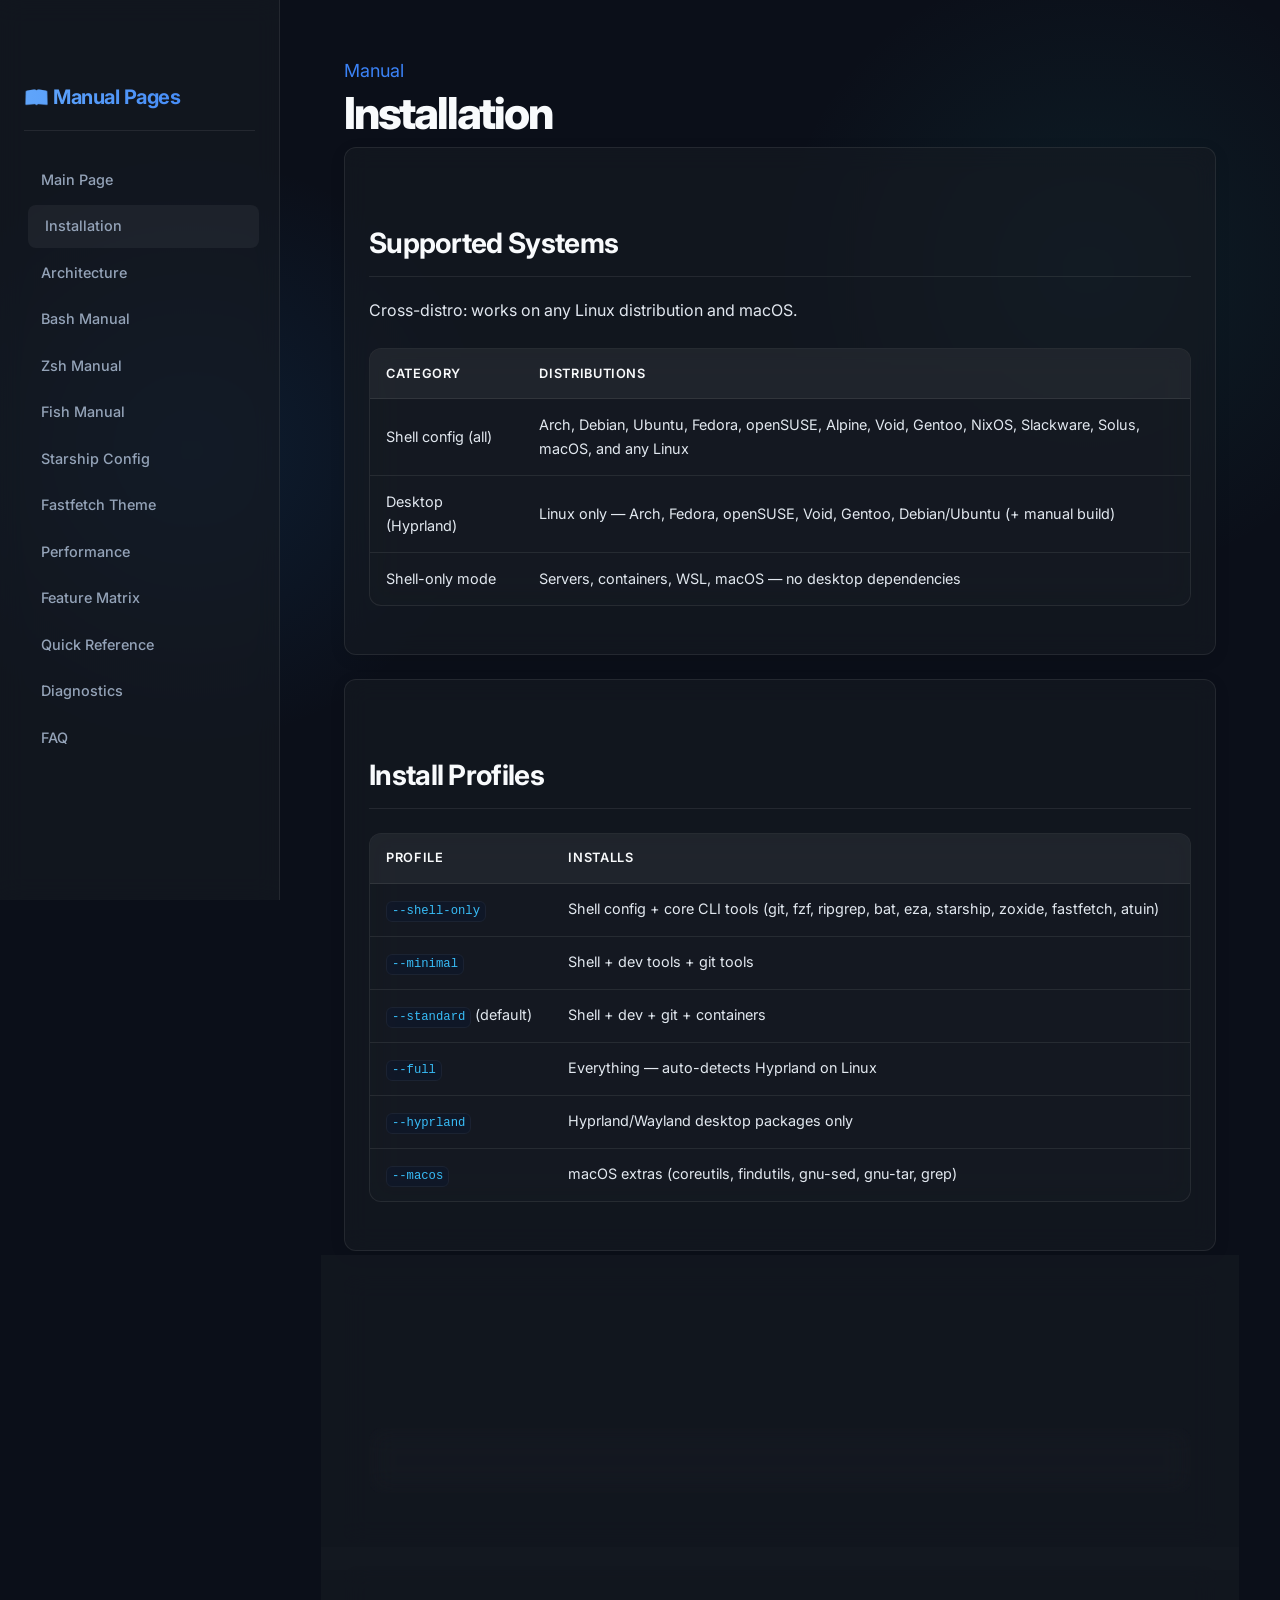
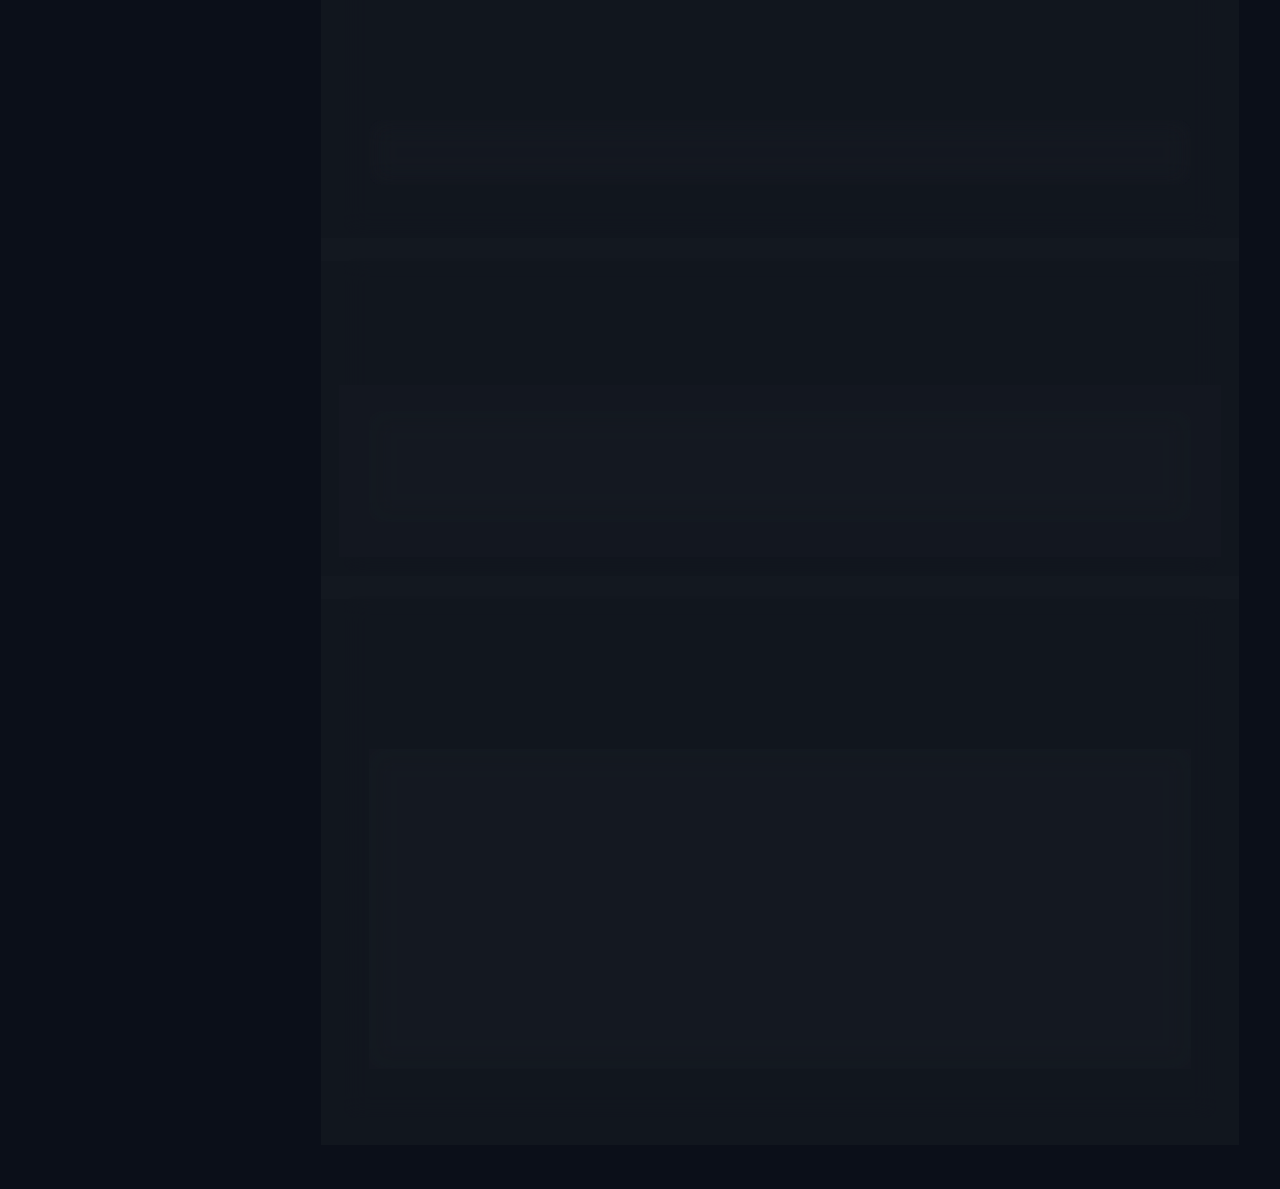
<file: docs/install.html>
<!DOCTYPE html>
<html lang="en">

<head>
  <meta charset="utf-8">
  <meta name="viewport" content="width=device-width, initial-scale=1">
  <title>Installation - Pinak's Dotfiles</title>
  <link rel="stylesheet" href="style.css">
</head>

<body>
  <button class="sidebar-toggle" onclick="toggleSidebar()" aria-label="Toggle sidebar">☰</button>
  <div id="sidebar-overlay" onclick="closeSidebar()"></div>

  <nav id="sidebar">
    <h2>📖 Manual Pages</h2>
    <a href="index.html">Main Page</a>
    <a href="install.html" class="active">Installation</a>
    <a href="architecture.html">Architecture</a>
    <a href="bash.html">Bash Manual</a>
    <a href="zsh.html">Zsh Manual</a>
    <a href="fish.html">Fish Manual</a>
    <a href="starship.html">Starship Config</a>
    <a href="fastfetch.html">Fastfetch Theme</a>
    <a href="performance.html">Performance</a>
    <a href="features.html">Feature Matrix</a>
    <a href="reference.html">Quick Reference</a>
    <a href="diagnostics.html">Diagnostics</a>
    <a href="faq.html">FAQ</a>
  </nav>

  <main id="content">
<header class="top"><span>Manual</span><h1>Installation</h1></header>

<section><h2>Supported Systems</h2><p>Cross-distro: works on any Linux distribution and macOS.</p><table><thead><tr><th>Category</th><th>Distributions</th></tr></thead><tbody><tr><td>Shell config (all)</td><td>Arch, Debian, Ubuntu, Fedora, openSUSE, Alpine, Void, Gentoo, NixOS, Slackware, Solus, macOS, and any Linux</td></tr><tr><td>Desktop (Hyprland)</td><td>Linux only — Arch, Fedora, openSUSE, Void, Gentoo, Debian/Ubuntu (+ manual build)</td></tr><tr><td>Shell-only mode</td><td>Servers, containers, WSL, macOS — no desktop dependencies</td></tr></tbody></table></section>
<section><h2>Install Profiles</h2><table><thead><tr><th>Profile</th><th>Installs</th></tr></thead><tbody><tr><td><code>--shell-only</code></td><td>Shell config + core CLI tools (git, fzf, ripgrep, bat, eza, starship, zoxide, fastfetch, atuin)</td></tr><tr><td><code>--minimal</code></td><td>Shell + dev tools + git tools</td></tr><tr><td><code>--standard</code> (default)</td><td>Shell + dev + git + containers</td></tr><tr><td><code>--full</code></td><td>Everything — auto-detects Hyprland on Linux</td></tr><tr><td><code>--hyprland</code></td><td>Hyprland/Wayland desktop packages only</td></tr><tr><td><code>--macos</code></td><td>macOS extras (coreutils, findutils, gnu-sed, gnu-tar, grep)</td></tr></tbody></table></section>
<section><h2>Bootstrap</h2><pre><code>curl -fsSL https://raw.githubusercontent.com/thepinak503/dotfiles/main/install.sh | sh</code></pre></section>
<section><h2>Shell-Only Install (servers, macOS, WSL)</h2><pre><code>curl -fsSL https://raw.githubusercontent.com/thepinak503/dotfiles/main/install.sh | sh -s -- --shell-only</code></pre></section>
<section><h2>Manual Install</h2><pre><code>git clone https://github.com/thepinak503/dotfiles.git ~/.local/share/dotfiles
cd ~/.local/share/dotfiles
sh install.sh</code></pre></section>
<section><h2>Linked Paths</h2><table><tbody><tr><th>Bash</th><td><code>~/.bashrc</code></td></tr><tr><th>Zsh</th><td><code>~/.zshrc</code>, <code>~/.zprofile</code></td></tr><tr><th>Fish</th><td><code>~/.config/fish/config.fish</code></td></tr><tr><th>Starship</th><td><code>~/.config/starship.toml</code></td></tr><tr><th>Fastfetch</th><td><code>~/.config/fastfetch/config.jsonc</code></td></tr><tr><th>Git</th><td><code>~/.gitconfig</code></td></tr></tbody></table></section>
  </main>

  <script>
    function toggleSidebar() {
      document.getElementById('sidebar').classList.toggle('open');
      document.getElementById('sidebar-overlay').classList.toggle('show');
    }
    function closeSidebar() {
      document.getElementById('sidebar').classList.remove('open');
      document.getElementById('sidebar-overlay').classList.remove('show');
    }
    document.addEventListener('click', function (e) {
      if (e.target.closest('#sidebar a')) {
        closeSidebar();
      }
    });
  </script>
</body>

</html>
</file>
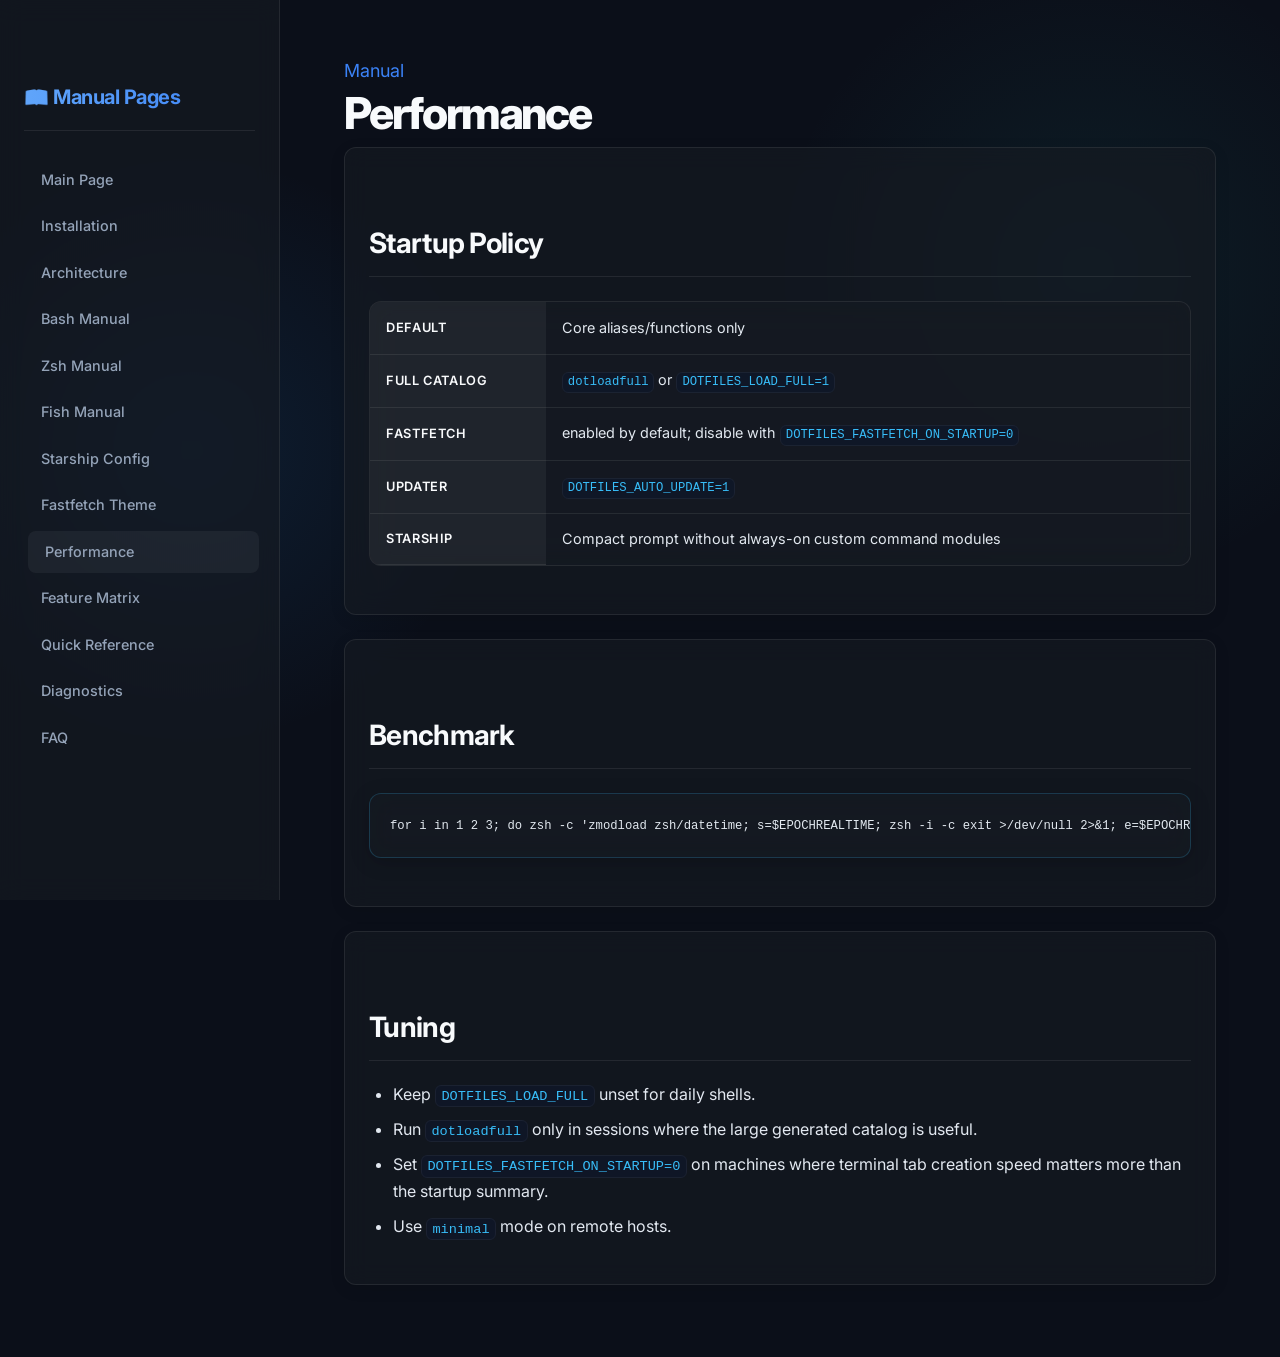
<file: docs/performance.html>
<!DOCTYPE html>
<html lang="en">

<head>
  <meta charset="utf-8">
  <meta name="viewport" content="width=device-width, initial-scale=1">
  <title>Performance - Pinak's Dotfiles</title>
  <link rel="stylesheet" href="style.css">
</head>

<body>
  <button class="sidebar-toggle" onclick="toggleSidebar()" aria-label="Toggle sidebar">☰</button>
  <div id="sidebar-overlay" onclick="closeSidebar()"></div>

  <nav id="sidebar">
    <h2>📖 Manual Pages</h2>
    <a href="index.html">Main Page</a>
    <a href="install.html">Installation</a>
    <a href="architecture.html">Architecture</a>
    <a href="bash.html">Bash Manual</a>
    <a href="zsh.html">Zsh Manual</a>
    <a href="fish.html">Fish Manual</a>
    <a href="starship.html">Starship Config</a>
    <a href="fastfetch.html">Fastfetch Theme</a>
    <a href="performance.html" class="active">Performance</a>
    <a href="features.html">Feature Matrix</a>
    <a href="reference.html">Quick Reference</a>
    <a href="diagnostics.html">Diagnostics</a>
    <a href="faq.html">FAQ</a>
  </nav>

  <main id="content">
<header class="top"><span>Manual</span><h1>Performance</h1></header>

<section><h2>Startup Policy</h2><table><tbody><tr><th>Default</th><td>Core aliases/functions only</td></tr><tr><th>Full catalog</th><td><code>dotloadfull</code> or <code>DOTFILES_LOAD_FULL=1</code></td></tr><tr><th>Fastfetch</th><td>enabled by default; disable with <code>DOTFILES_FASTFETCH_ON_STARTUP=0</code></td></tr><tr><th>Updater</th><td><code>DOTFILES_AUTO_UPDATE=1</code></td></tr><tr><th>Starship</th><td>Compact prompt without always-on custom command modules</td></tr></tbody></table></section>
<section><h2>Benchmark</h2><pre><code>for i in 1 2 3; do zsh -c 'zmodload zsh/datetime; s=$EPOCHREALTIME; zsh -i -c exit >/dev/null 2>&amp;1; e=$EPOCHREALTIME; printf "zsh %.3f\n" $(( e - s ))'; done</code></pre></section>
<section><h2>Tuning</h2><ul><li>Keep <code>DOTFILES_LOAD_FULL</code> unset for daily shells.</li><li>Run <code>dotloadfull</code> only in sessions where the large generated catalog is useful.</li><li>Set <code>DOTFILES_FASTFETCH_ON_STARTUP=0</code> on machines where terminal tab creation speed matters more than the startup summary.</li><li>Use <code>minimal</code> mode on remote hosts.</li></ul></section>
  </main>

  <script>
    function toggleSidebar() {
      document.getElementById('sidebar').classList.toggle('open');
      document.getElementById('sidebar-overlay').classList.toggle('show');
    }
    function closeSidebar() {
      document.getElementById('sidebar').classList.remove('open');
      document.getElementById('sidebar-overlay').classList.remove('show');
    }
    document.addEventListener('click', function (e) {
      if (e.target.closest('#sidebar a')) {
        closeSidebar();
      }
    });
  </script>
</body>

</html>
</file>
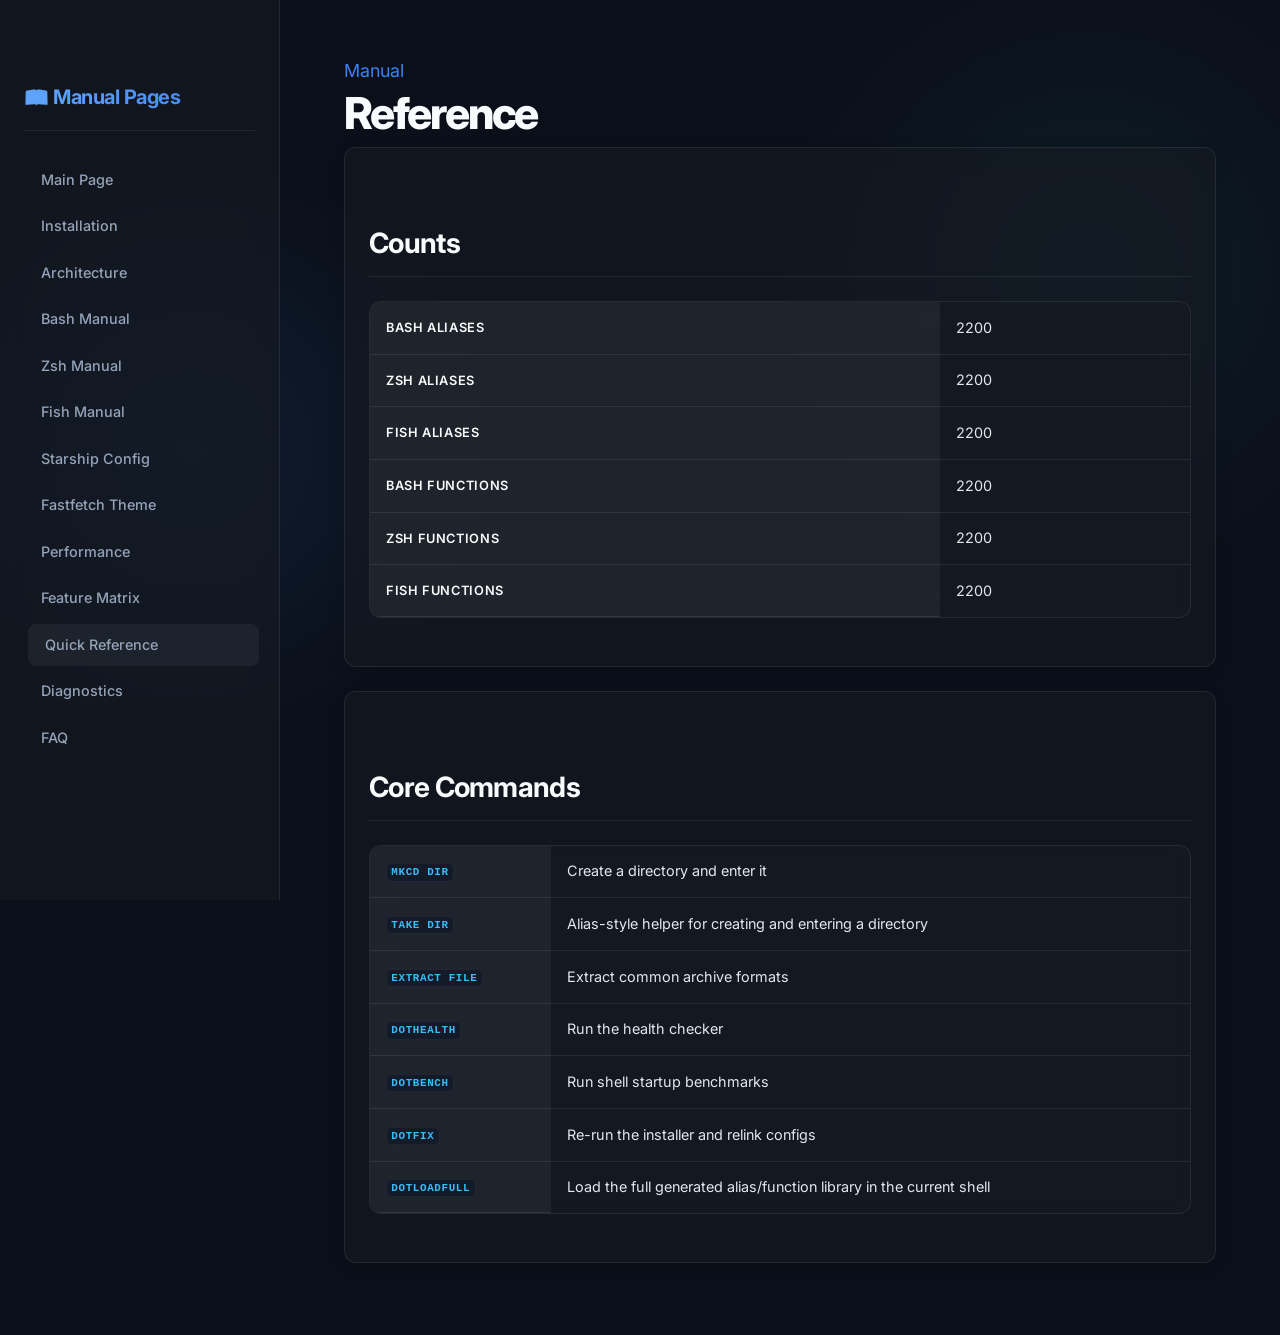
<file: docs/reference.html>
<!DOCTYPE html>
<html lang="en">

<head>
  <meta charset="utf-8">
  <meta name="viewport" content="width=device-width, initial-scale=1">
  <title>Reference - Pinak's Dotfiles</title>
  <link rel="stylesheet" href="style.css">
</head>

<body>
  <button class="sidebar-toggle" onclick="toggleSidebar()" aria-label="Toggle sidebar">☰</button>
  <div id="sidebar-overlay" onclick="closeSidebar()"></div>

  <nav id="sidebar">
    <h2>📖 Manual Pages</h2>
    <a href="index.html">Main Page</a>
    <a href="install.html">Installation</a>
    <a href="architecture.html">Architecture</a>
    <a href="bash.html">Bash Manual</a>
    <a href="zsh.html">Zsh Manual</a>
    <a href="fish.html">Fish Manual</a>
    <a href="starship.html">Starship Config</a>
    <a href="fastfetch.html">Fastfetch Theme</a>
    <a href="performance.html">Performance</a>
    <a href="features.html">Feature Matrix</a>
    <a href="reference.html" class="active">Quick Reference</a>
    <a href="diagnostics.html">Diagnostics</a>
    <a href="faq.html">FAQ</a>
  </nav>

  <main id="content">
<header class="top"><span>Manual</span><h1>Reference</h1></header>

<section><h2>Counts</h2><table><tbody><tr><th>Bash aliases</th><td>2200</td></tr><tr><th>Zsh aliases</th><td>2200</td></tr><tr><th>Fish aliases</th><td>2200</td></tr><tr><th>Bash functions</th><td>2200</td></tr><tr><th>Zsh functions</th><td>2200</td></tr><tr><th>Fish functions</th><td>2200</td></tr></tbody></table></section>
<section><h2>Core Commands</h2><table><tbody><tr><th><code>mkcd DIR</code></th><td>Create a directory and enter it</td></tr><tr><th><code>take DIR</code></th><td>Alias-style helper for creating and entering a directory</td></tr><tr><th><code>extract FILE</code></th><td>Extract common archive formats</td></tr><tr><th><code>dothealth</code></th><td>Run the health checker</td></tr><tr><th><code>dotbench</code></th><td>Run shell startup benchmarks</td></tr><tr><th><code>dotfix</code></th><td>Re-run the installer and relink configs</td></tr><tr><th><code>dotloadfull</code></th><td>Load the full generated alias/function library in the current shell</td></tr></tbody></table></section>
  </main>

  <script>
    function toggleSidebar() {
      document.getElementById('sidebar').classList.toggle('open');
      document.getElementById('sidebar-overlay').classList.toggle('show');
    }
    function closeSidebar() {
      document.getElementById('sidebar').classList.remove('open');
      document.getElementById('sidebar-overlay').classList.remove('show');
    }
    document.addEventListener('click', function (e) {
      if (e.target.closest('#sidebar a')) {
        closeSidebar();
      }
    });
  </script>
</body>

</html>
</file>
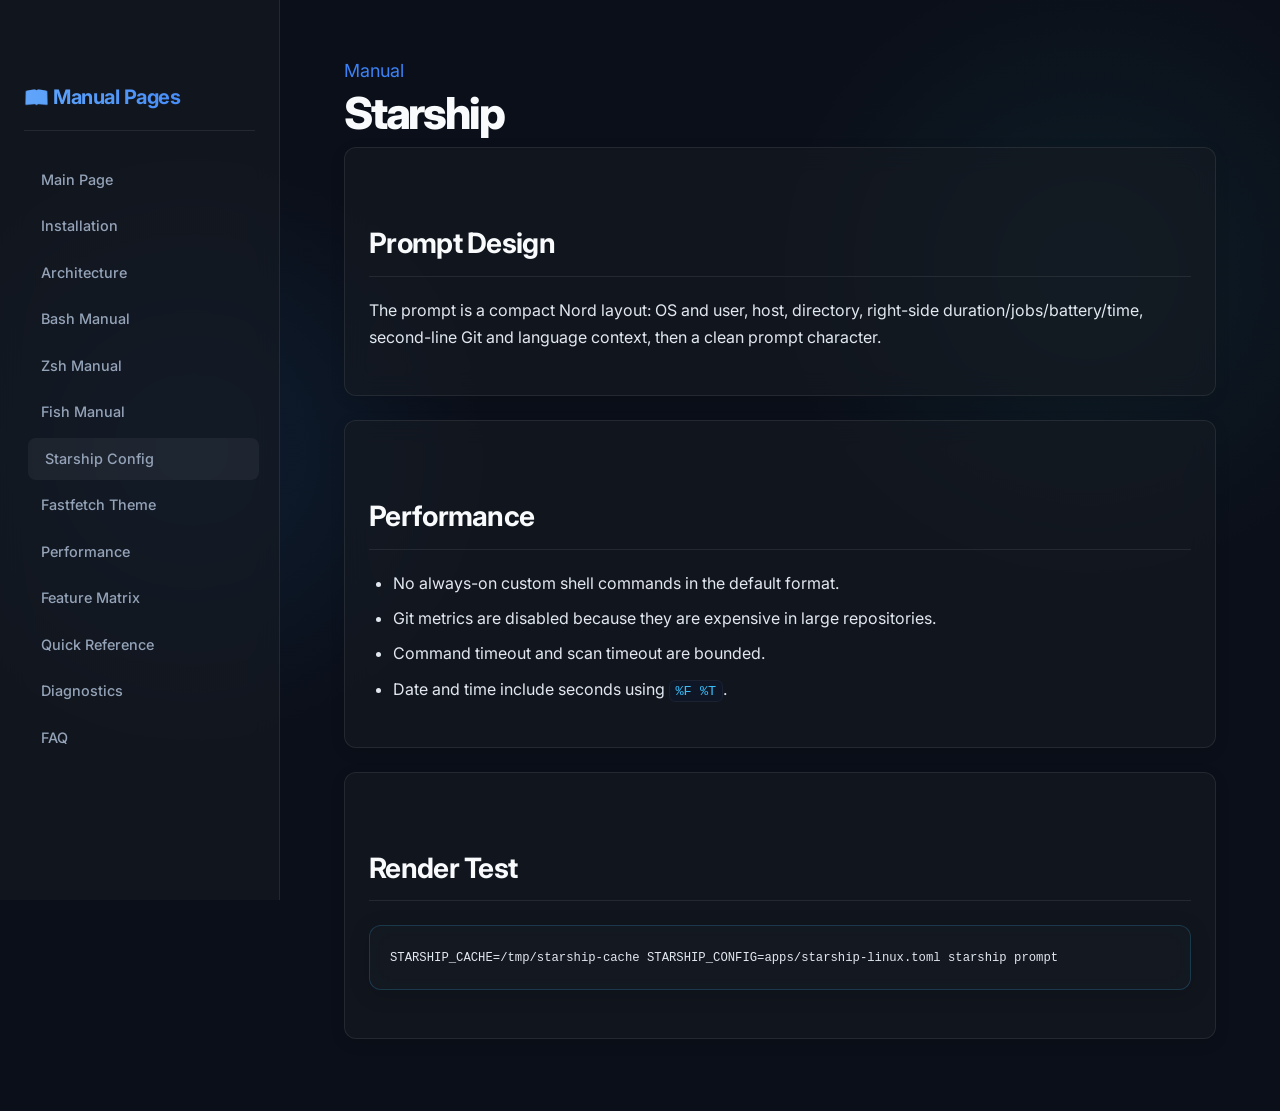
<file: docs/starship.html>
<!DOCTYPE html>
<html lang="en">

<head>
  <meta charset="utf-8">
  <meta name="viewport" content="width=device-width, initial-scale=1">
  <title>Starship - Pinak's Dotfiles</title>
  <link rel="stylesheet" href="style.css">
</head>

<body>
  <button class="sidebar-toggle" onclick="toggleSidebar()" aria-label="Toggle sidebar">☰</button>
  <div id="sidebar-overlay" onclick="closeSidebar()"></div>

  <nav id="sidebar">
    <h2>📖 Manual Pages</h2>
    <a href="index.html">Main Page</a>
    <a href="install.html">Installation</a>
    <a href="architecture.html">Architecture</a>
    <a href="bash.html">Bash Manual</a>
    <a href="zsh.html">Zsh Manual</a>
    <a href="fish.html">Fish Manual</a>
    <a href="starship.html" class="active">Starship Config</a>
    <a href="fastfetch.html">Fastfetch Theme</a>
    <a href="performance.html">Performance</a>
    <a href="features.html">Feature Matrix</a>
    <a href="reference.html">Quick Reference</a>
    <a href="diagnostics.html">Diagnostics</a>
    <a href="faq.html">FAQ</a>
  </nav>

  <main id="content">
<header class="top"><span>Manual</span><h1>Starship</h1></header>

<section><h2>Prompt Design</h2><p>The prompt is a compact Nord layout: OS and user, host, directory, right-side duration/jobs/battery/time, second-line Git and language context, then a clean prompt character.</p></section>
<section><h2>Performance</h2><ul><li>No always-on custom shell commands in the default format.</li><li>Git metrics are disabled because they are expensive in large repositories.</li><li>Command timeout and scan timeout are bounded.</li><li>Date and time include seconds using <code>%F %T</code>.</li></ul></section>
<section><h2>Render Test</h2><pre><code>STARSHIP_CACHE=/tmp/starship-cache STARSHIP_CONFIG=apps/starship-linux.toml starship prompt</code></pre></section>
  </main>

  <script>
    function toggleSidebar() {
      document.getElementById('sidebar').classList.toggle('open');
      document.getElementById('sidebar-overlay').classList.toggle('show');
    }
    function closeSidebar() {
      document.getElementById('sidebar').classList.remove('open');
      document.getElementById('sidebar-overlay').classList.remove('show');
    }
    document.addEventListener('click', function (e) {
      if (e.target.closest('#sidebar a')) {
        closeSidebar();
      }
    });
  </script>
</body>

</html>
</file>
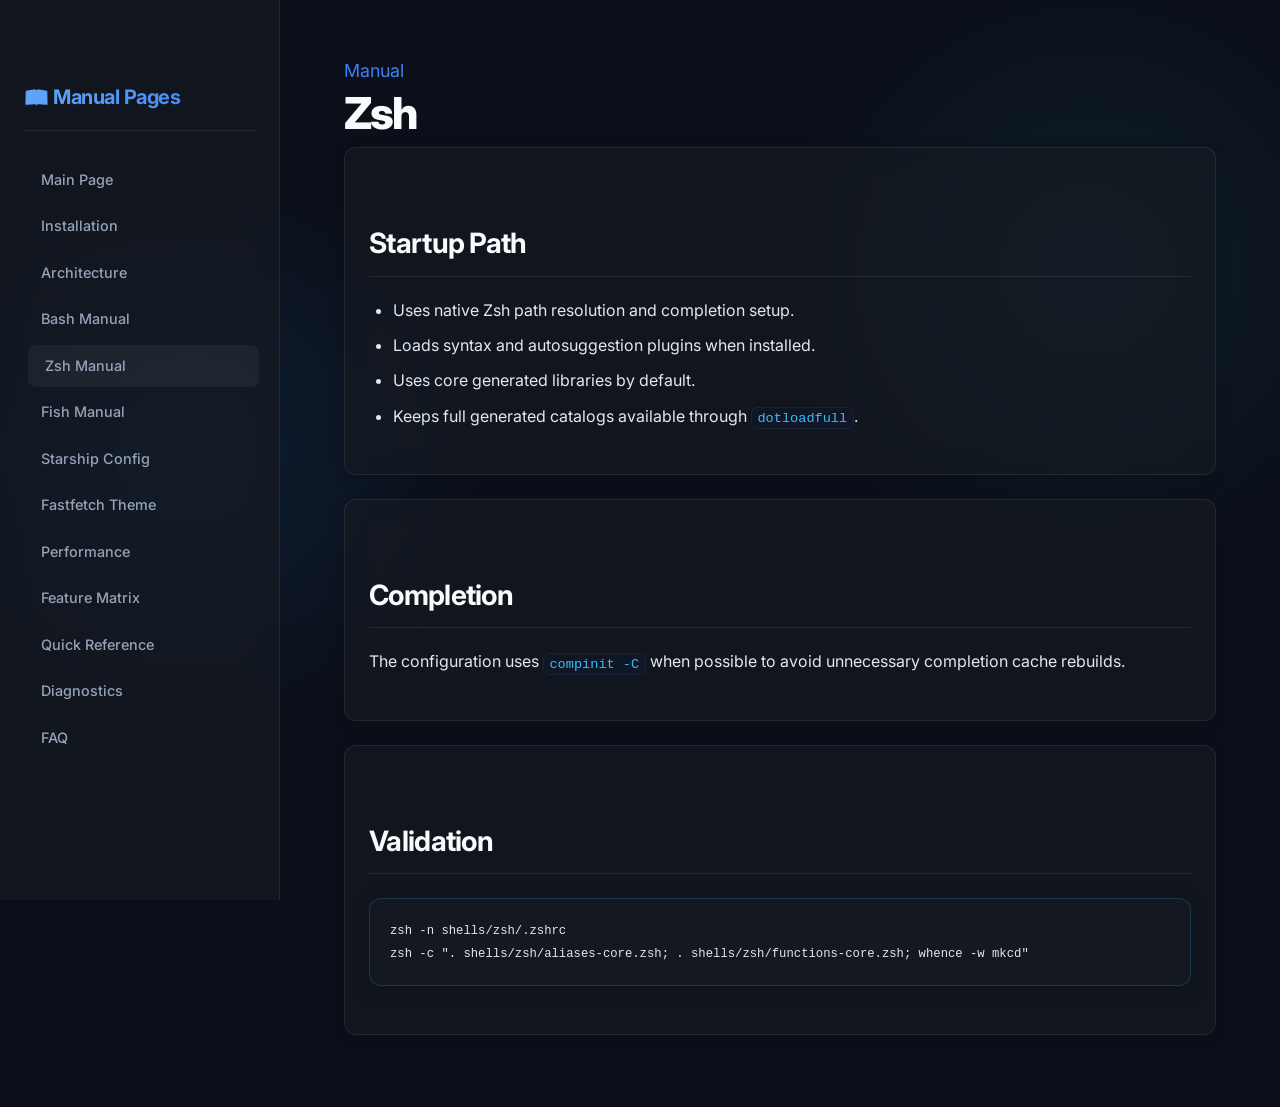
<file: docs/zsh.html>
<!DOCTYPE html>
<html lang="en">

<head>
  <meta charset="utf-8">
  <meta name="viewport" content="width=device-width, initial-scale=1">
  <title>Zsh - Pinak's Dotfiles</title>
  <link rel="stylesheet" href="style.css">
</head>

<body>
  <button class="sidebar-toggle" onclick="toggleSidebar()" aria-label="Toggle sidebar">☰</button>
  <div id="sidebar-overlay" onclick="closeSidebar()"></div>

  <nav id="sidebar">
    <h2>📖 Manual Pages</h2>
    <a href="index.html">Main Page</a>
    <a href="install.html">Installation</a>
    <a href="architecture.html">Architecture</a>
    <a href="bash.html">Bash Manual</a>
    <a href="zsh.html" class="active">Zsh Manual</a>
    <a href="fish.html">Fish Manual</a>
    <a href="starship.html">Starship Config</a>
    <a href="fastfetch.html">Fastfetch Theme</a>
    <a href="performance.html">Performance</a>
    <a href="features.html">Feature Matrix</a>
    <a href="reference.html">Quick Reference</a>
    <a href="diagnostics.html">Diagnostics</a>
    <a href="faq.html">FAQ</a>
  </nav>

  <main id="content">
<header class="top"><span>Manual</span><h1>Zsh</h1></header>

<section><h2>Startup Path</h2><ul><li>Uses native Zsh path resolution and completion setup.</li><li>Loads syntax and autosuggestion plugins when installed.</li><li>Uses core generated libraries by default.</li><li>Keeps full generated catalogs available through <code>dotloadfull</code>.</li></ul></section>
<section><h2>Completion</h2><p>The configuration uses <code>compinit -C</code> when possible to avoid unnecessary completion cache rebuilds.</p></section>
<section><h2>Validation</h2><pre><code>zsh -n shells/zsh/.zshrc
zsh -c ". shells/zsh/aliases-core.zsh; . shells/zsh/functions-core.zsh; whence -w mkcd"</code></pre></section>
  </main>

  <script>
    function toggleSidebar() {
      document.getElementById('sidebar').classList.toggle('open');
      document.getElementById('sidebar-overlay').classList.toggle('show');
    }
    function closeSidebar() {
      document.getElementById('sidebar').classList.remove('open');
      document.getElementById('sidebar-overlay').classList.remove('show');
    }
    document.addEventListener('click', function (e) {
      if (e.target.closest('#sidebar a')) {
        closeSidebar();
      }
    });
  </script>
</body>

</html>
</file>
<file: docs/style.css>
@import url('https://fonts.googleapis.com/css2?family=Inter:wght@300;400;500;600;700&display=swap');

:root {
  --bg-color: #0b0f19;
  --bg-gradient: radial-gradient(circle at 15% 50%, rgba(27, 111, 186, 0.15), transparent 25%), radial-gradient(circle at 85% 30%, rgba(32, 160, 160, 0.1), transparent 25%);
  --panel-bg: rgba(22, 27, 34, 0.65);
  --panel-border: rgba(255, 255, 255, 0.08);
  --text-main: #e2e8f0;
  --text-muted: #94a3b8;
  --text-heading: #f8fafc;
  --accent-color: #3b82f6;
  --accent-hover: #60a5fa;
  --success: #10b981;
  --warning: #f59e0b;
  --danger: #ef4444;
  --code-bg: rgba(15, 23, 42, 0.7);
  --code-border: rgba(56, 189, 248, 0.2);
  --glass-blur: blur(12px);
}

* { box-sizing: border-box; margin: 0; padding: 0; }

html { scroll-behavior: smooth; }

body {
  font-family: 'Inter', -apple-system, sans-serif;
  background-color: var(--bg-color);
  background-image: var(--bg-gradient);
  background-attachment: fixed;
  color: var(--text-main);
  line-height: 1.7;
  display: flex;
  min-height: 100vh;
}

/* Scrollbar */
::-webkit-scrollbar { width: 8px; height: 8px; }
::-webkit-scrollbar-track { background: var(--bg-color); }
::-webkit-scrollbar-thumb { background: rgba(255, 255, 255, 0.2); border-radius: 4px; }
::-webkit-scrollbar-thumb:hover { background: rgba(255, 255, 255, 0.3); }

/* Sidebar / Nav */
aside, #sidebar {
  width: 280px;
  background: var(--panel-bg);
  backdrop-filter: var(--glass-blur);
  border-right: 1px solid var(--panel-border);
  position: fixed;
  top: 0;
  bottom: 0;
  overflow-y: auto;
  padding: 2rem 1.5rem;
  transition: all 0.3s ease;
  z-index: 50;
}

#sidebar h2, .brand {
  font-size: 1.25rem;
  color: var(--text-heading);
  font-weight: 700;
  margin-bottom: 1.5rem;
  letter-spacing: -0.025em;
  padding-bottom: 1rem;
  border-bottom: 1px solid var(--panel-border);
  background: linear-gradient(90deg, #60a5fa, #3b82f6);
  -webkit-background-clip: text;
  -webkit-text-fill-color: transparent;
}

nav, #sidebar {
  display: flex;
  flex-direction: column;
  gap: 0.25rem;
}

nav a, #sidebar a {
  color: var(--text-muted);
  text-decoration: none;
  padding: 0.5rem 1rem;
  border-radius: 8px;
  font-size: 0.9rem;
  font-weight: 500;
  transition: all 0.2s ease;
  border: 1px solid transparent;
}

nav a:hover, #sidebar a:hover, nav a.active {
  background: rgba(255, 255, 255, 0.05);
  color: var(--text-heading);
  border-color: rgba(255, 255, 255, 0.1);
  transform: translateX(4px);
}

#sidebar .h3 { padding-left: 2rem; font-size: 0.85rem; font-weight: 400; }
#sidebar .h4 { padding-left: 3rem; font-size: 0.8rem; font-weight: 400; opacity: 0.8; }

/* Main Content */
main, #content {
  margin-left: 280px;
  flex: 1;
  padding: 3rem 4rem;
  max-width: 1000px;
}

/* Typography */
h1 { font-size: 2.75rem; color: var(--text-heading); font-weight: 800; letter-spacing: -0.05em; margin-bottom: 0.5rem; line-height: 1.2; }
h1 .subtitle, .top span { font-size: 1.125rem; font-weight: 400; color: var(--accent-color); display: block; margin-top: 0.5rem; letter-spacing: normal; }
h2 { font-size: 1.75rem; color: var(--text-heading); font-weight: 700; margin: 3rem 0 1.25rem; padding-bottom: 0.5rem; border-bottom: 1px solid var(--panel-border); letter-spacing: -0.025em; }
h3 { font-size: 1.25rem; color: var(--text-heading); font-weight: 600; margin: 2rem 0 1rem; }
h4 { font-size: 1.1rem; color: var(--text-main); font-weight: 600; margin: 1.5rem 0 0.75rem; }

p { margin-bottom: 1.25rem; }
a { color: var(--accent-color); text-decoration: none; transition: all 0.2s; }
a:hover { color: var(--accent-hover); text-decoration: underline; text-underline-offset: 4px; }
ul, ol { margin-bottom: 1.25rem; padding-left: 1.5rem; }
li { margin-bottom: 0.5rem; }

/* Code Blocks */
code, .cmd {
  font-family: 'SFMono-Regular', Consolas, 'Liberation Mono', Menlo, monospace;
  font-size: 0.85em;
  background: var(--code-bg);
  color: #38bdf8;
  padding: 0.2em 0.4em;
  border-radius: 6px;
  border: 1px solid rgba(255,255,255,0.05);
}

pre, pre.code {
  background: var(--panel-bg);
  backdrop-filter: var(--glass-blur);
  border: 1px solid var(--code-border);
  border-radius: 12px;
  padding: 1.25rem;
  margin: 1.5rem 0;
  overflow-x: auto;
  font-family: 'SFMono-Regular', Consolas, 'Liberation Mono', Menlo, monospace;
  font-size: 0.9rem;
  line-height: 1.6;
  box-shadow: 0 4px 20px rgba(0,0,0,0.2);
  transition: all 0.3s ease;
}

pre:hover, pre.code:hover {
  border-color: rgba(56, 189, 248, 0.5);
  box-shadow: 0 4px 25px rgba(56, 189, 248, 0.15);
  transform: translateY(-2px);
}

pre code { background: transparent; padding: 0; border: none; color: #e2e8f0; }
pre.code .cm { color: var(--text-muted); font-style: italic; }
pre.code .kw { color: #c084fc; font-weight: 600; }
pre.code .fn { color: #34d399; }
pre.code .str { color: #f472b6; }
pre.code .num { color: #fbbf24; }

/* Panels & Cards */
section, .box, .toc-wrapper {
  background: var(--panel-bg);
  backdrop-filter: var(--glass-blur);
  border: 1px solid var(--panel-border);
  border-radius: 12px;
  padding: 1.5rem;
  margin-bottom: 1.5rem;
  box-shadow: 0 4px 15px rgba(0,0,0,0.1);
  transition: all 0.3s ease;
}

section:hover, .box:hover, .toc-wrapper:hover {
  border-color: rgba(255,255,255,0.15);
  box-shadow: 0 8px 30px rgba(0,0,0,0.15);
}

.box.note { border-left: 4px solid var(--accent-color); }
.box.warn { border-left: 4px solid var(--warning); }
.box strong { display: block; font-size: 1.2rem; color: var(--text-heading); margin-bottom: 0.5rem; }

/* Grid Layout */
.grid {
  display: grid;
  grid-template-columns: repeat(auto-fill, minmax(280px, 1fr));
  gap: 1.5rem;
  margin: 1.5rem 0;
}

.card {
  background: var(--panel-bg);
  backdrop-filter: var(--glass-blur);
  border: 1px solid var(--panel-border);
  border-radius: 12px;
  padding: 1.5rem;
  transition: all 0.3s cubic-bezier(0.4, 0, 0.2, 1);
  display: flex;
  flex-direction: column;
}

.card:hover {
  border-color: var(--accent-color);
  transform: translateY(-5px);
  box-shadow: 0 12px 30px rgba(59, 130, 246, 0.15);
}

.card h4 { margin-top: 0; color: #f8fafc; }
.card p { font-size: 0.9rem; color: var(--text-muted); flex-grow: 1; }

/* Tables */
table {
  width: 100%;
  border-collapse: separate;
  border-spacing: 0;
  margin: 1.5rem 0;
  font-size: 0.9rem;
  background: var(--panel-bg);
  backdrop-filter: var(--glass-blur);
  border-radius: 12px;
  overflow: hidden;
  border: 1px solid var(--panel-border);
}

th, td { padding: 0.85rem 1rem; text-align: left; border-bottom: 1px solid var(--panel-border); }
th { background: rgba(255,255,255,0.05); font-weight: 600; color: var(--text-heading); text-transform: uppercase; letter-spacing: 0.05em; font-size: 0.8rem; }
tr:last-child td { border-bottom: none; }
tr:hover td { background: rgba(255,255,255,0.02); }

/* Animations */
@keyframes fadeInUp { from { opacity: 0; transform: translateY(20px); } to { opacity: 1; transform: translateY(0); } }
main > *, #content > * { animation: fadeInUp 0.6s cubic-bezier(0.16, 1, 0.3, 1) forwards; opacity: 0; }
main > *:nth-child(1), #content > *:nth-child(1) { animation-delay: 0.1s; }
main > *:nth-child(2), #content > *:nth-child(2) { animation-delay: 0.2s; }
main > *:nth-child(3), #content > *:nth-child(3) { animation-delay: 0.3s; }
main > *:nth-child(4), #content > *:nth-child(4) { animation-delay: 0.4s; }
main > *:nth-child(5), #content > *:nth-child(5) { animation-delay: 0.5s; }
main > *:nth-child(n+6), #content > *:nth-child(n+6) { animation-delay: 0.6s; }

/* Responsive */
.sidebar-toggle { display: none; position: fixed; top: 1rem; left: 1rem; z-index: 100; background: var(--panel-bg); backdrop-filter: var(--glass-blur); border: 1px solid var(--panel-border); border-radius: 8px; padding: 0.5rem 0.75rem; cursor: pointer; color: var(--text-main); font-size: 1.25rem; transition: all 0.2s; }
.sidebar-toggle:hover { background: rgba(255,255,255,0.1); }
#sidebar-overlay { display: none; position: fixed; inset: 0; background: rgba(0,0,0,0.5); backdrop-filter: blur(4px); z-index: 40; opacity: 0; transition: opacity 0.3s; }

@media (max-width: 850px) {
  body { flex-direction: column; }
  aside, #sidebar { left: -320px; width: 300px; padding-top: 5rem; }
  aside.open, #sidebar.open { left: 0; }
  main, #content { margin-left: 0; padding: 4rem 1.5rem 2rem; }
  .sidebar-toggle { display: block; }
  #sidebar-overlay.show { display: block; opacity: 1; }
}
</file>
